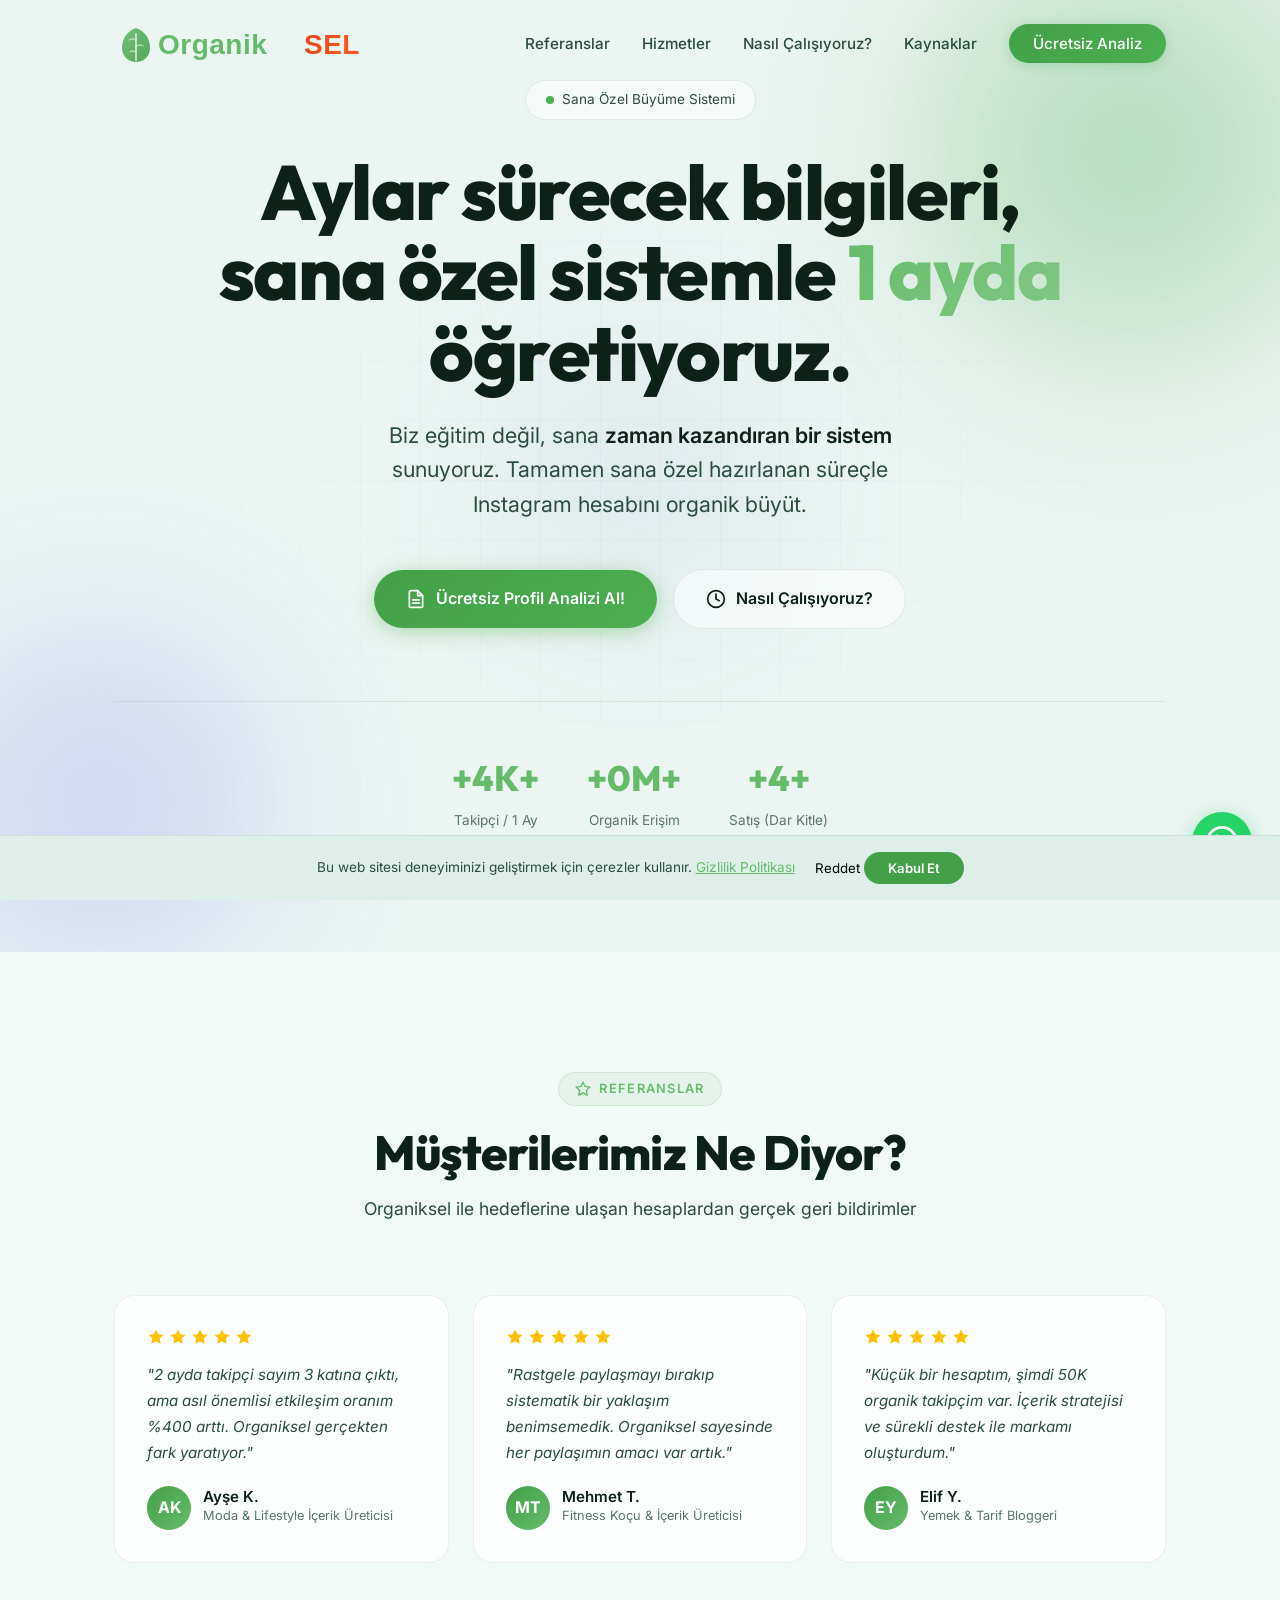
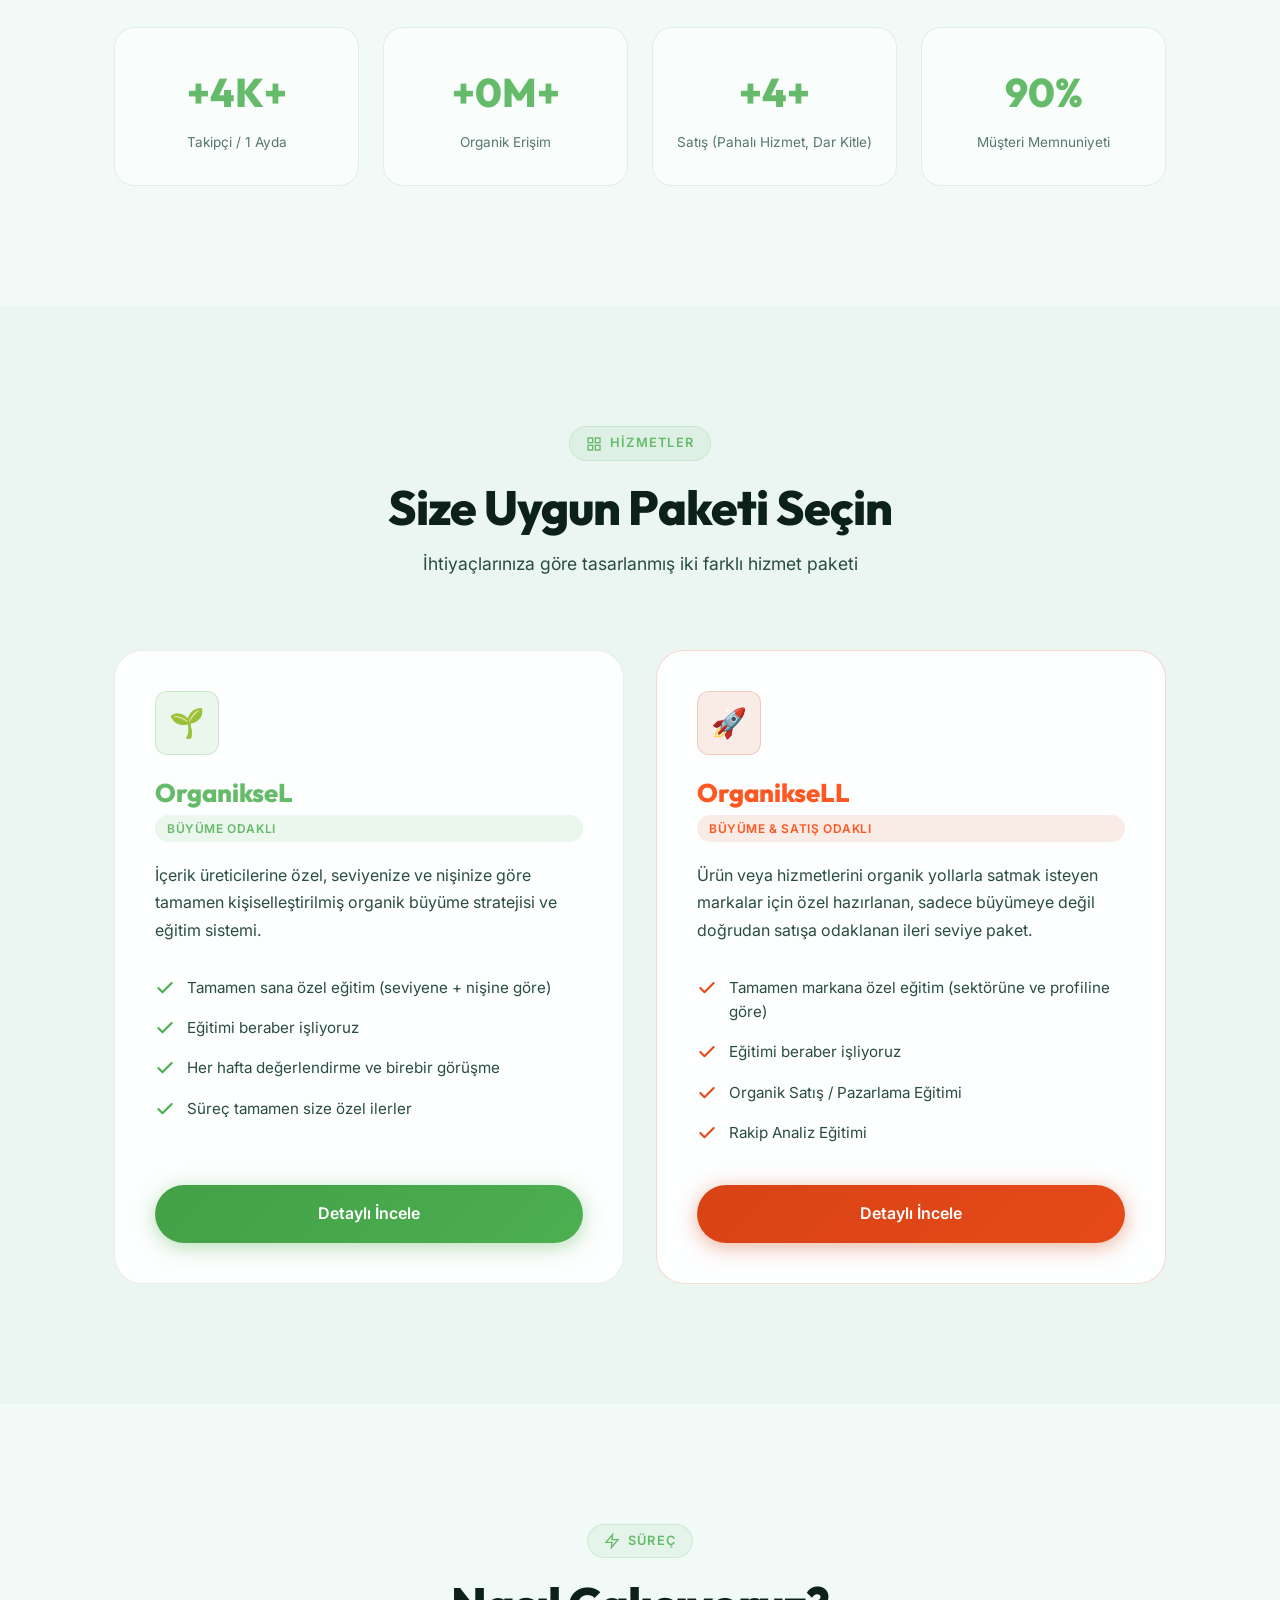
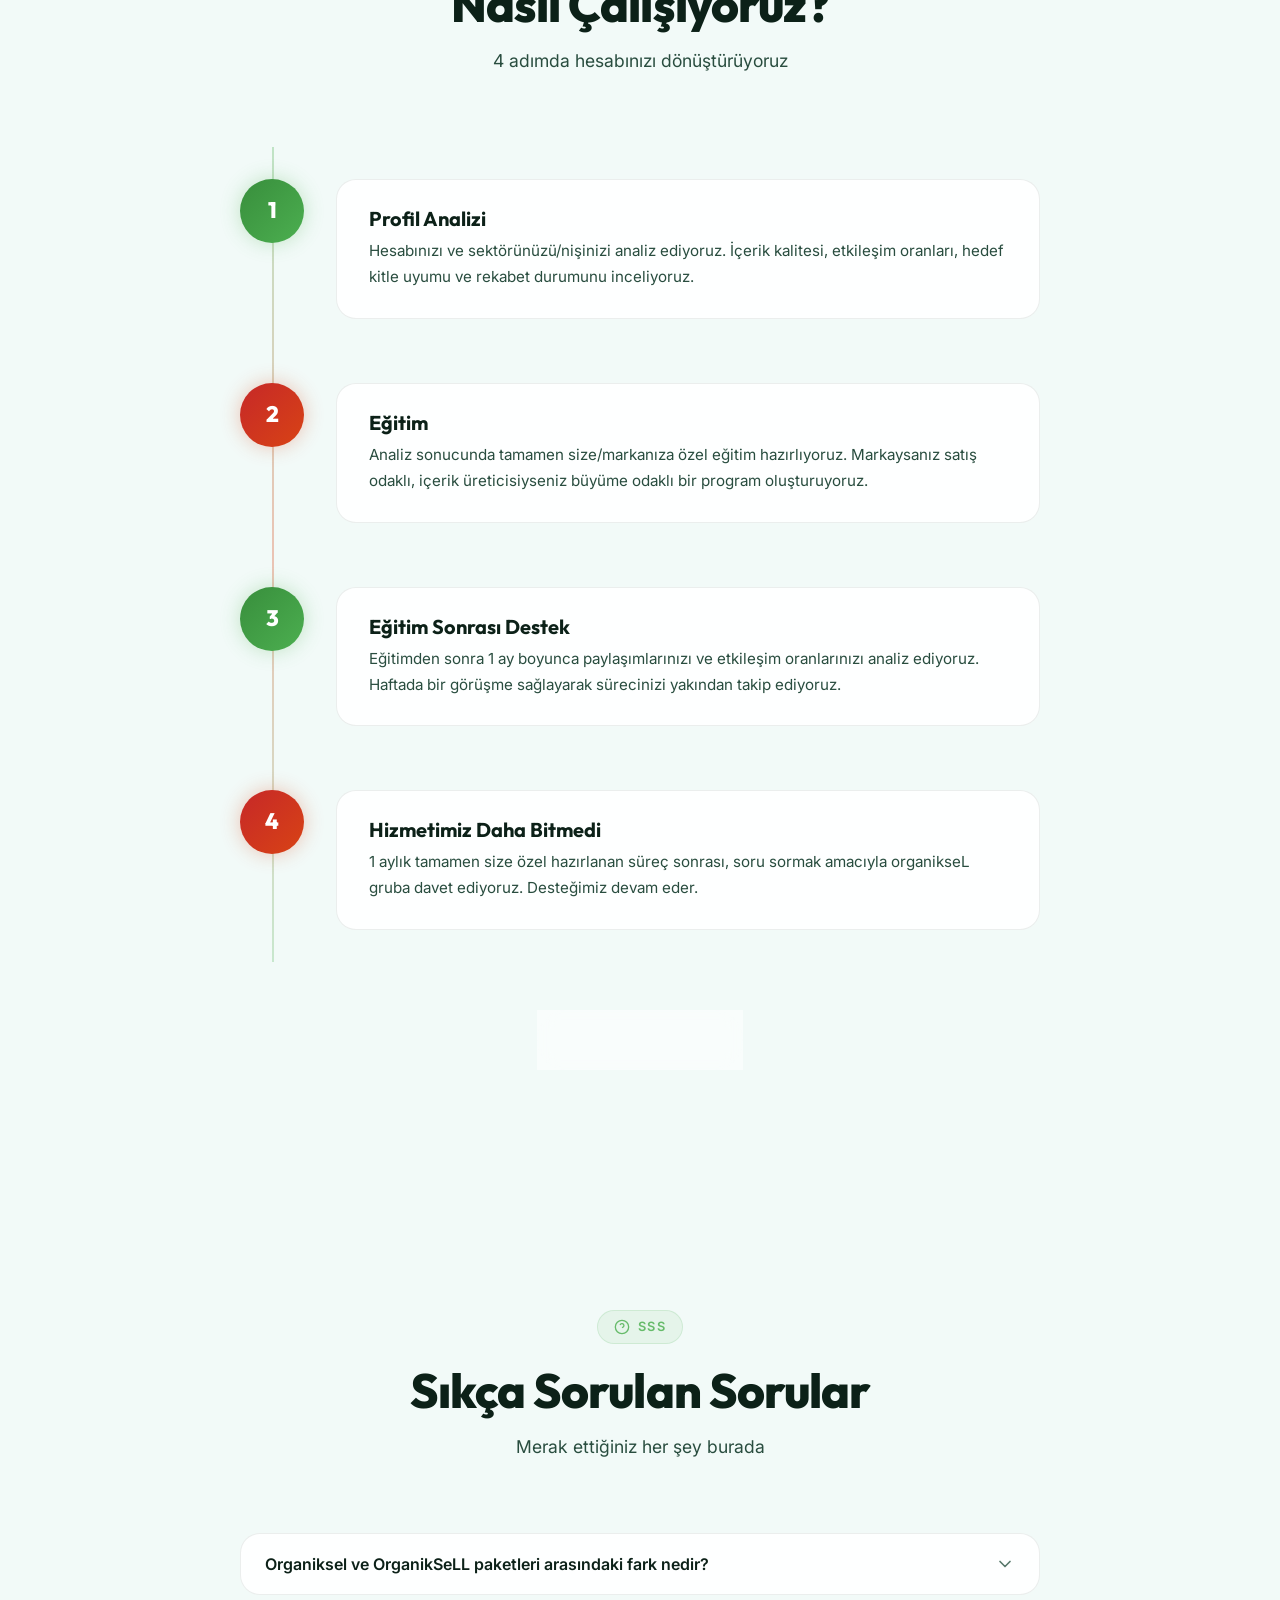
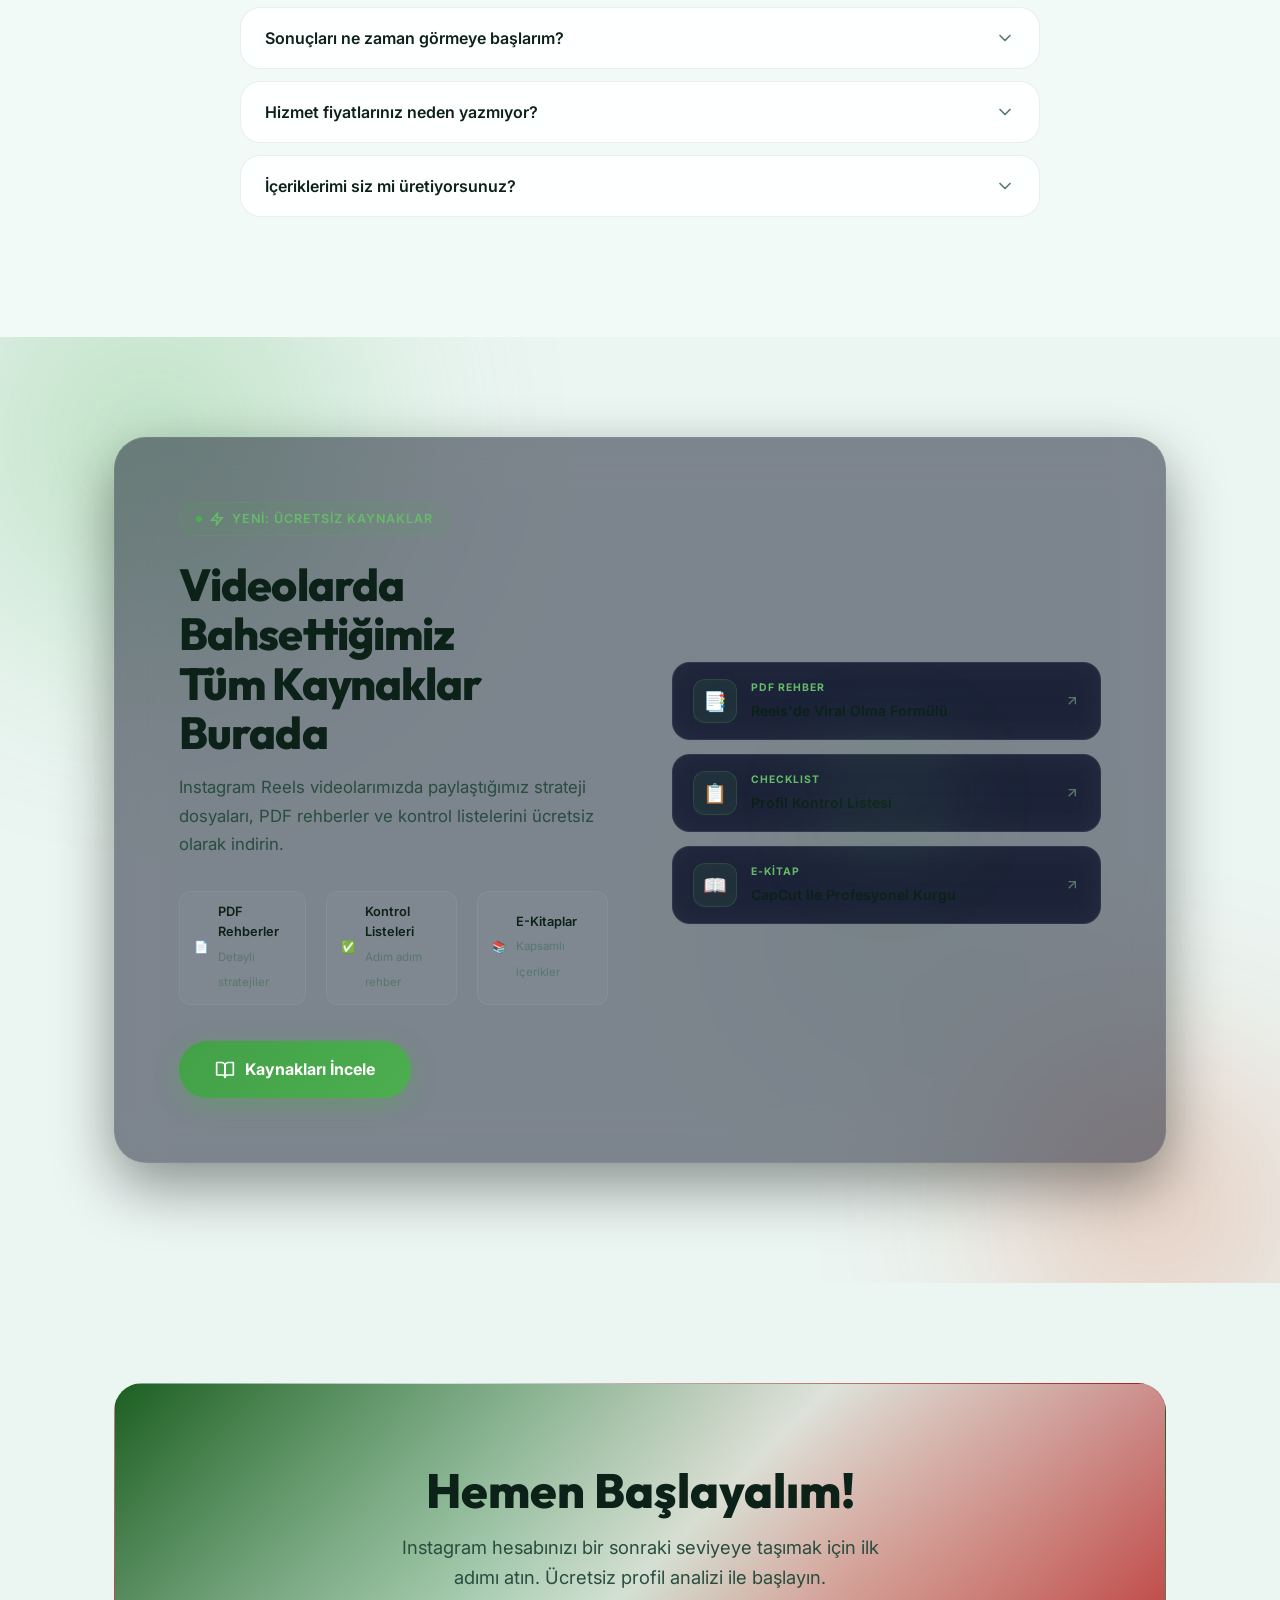
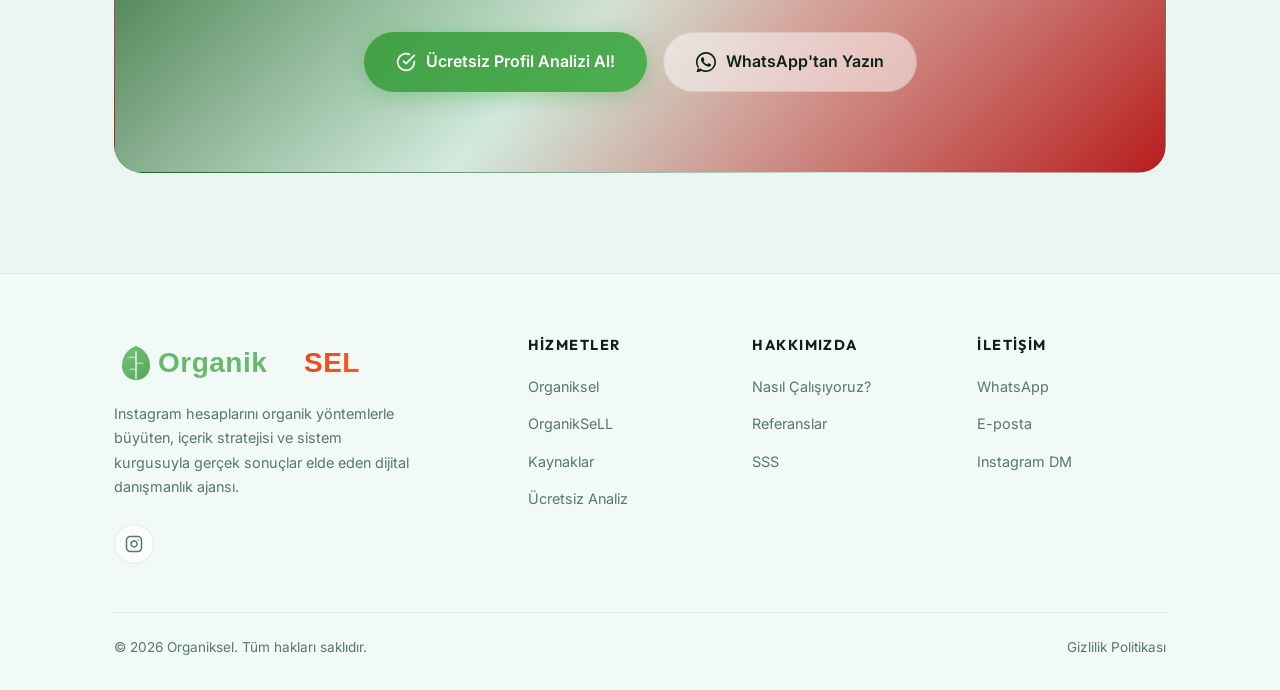
<file: index.html>
<!DOCTYPE html>
<html lang="tr">

<head>
  <meta charset="UTF-8">
  <meta name="viewport" content="width=device-width, initial-scale=1.0">
  <link rel="preconnect" href="https://fonts.googleapis.com">
  <link rel="preconnect" href="https://fonts.gstatic.com" crossorigin>
  <link href="https://fonts.googleapis.com/css2?family=Inter:wght@300;400;500;600;700;800&family=Outfit:wght@400;500;600;700;800;900&display=swap" rel="stylesheet">
  <title>Organiksel — Instagram Hesabınızı Organik Büyütme Danışmanlığı</title>
  <meta name="description" content="Instagram hesabınızı organik büyütme stratejileri ile dönüştürün. İçerik stratejisi, hashtag analizi ve birebir danışmanlık ile gerçek sonuçlar alın. Ücretsiz profil analizi!">
  <meta name="keywords" content="Instagram danışmanlığı, organik büyüme, içerik stratejisi, Instagram yönetimi, sosyal medya danışmanlığı, Instagram takipçi artırma, Instagram etkileşim, organik takipçi, Instagram koçluk">
  <meta name="author" content="Organiksel">
  <link rel="canonical" href="https://organiksel.com/">
  <link rel="alternate" hreflang="tr" href="https://organiksel.com/">
  <link rel="alternate" hreflang="x-default" href="https://organiksel.com/">
  <meta property="og:title" content="Organiksel — Instagram Organik Büyüme Danışmanlığı">
  <meta property="og:description" content="Instagram hesabınızı organik büyütme stratejileri ile dönüştürün. Ücretsiz profil analizi alın!">
  <meta property="og:type" content="website">
  <meta property="og:url" content="https://organiksel.com/">
  <meta property="og:image" content="https://organiksel.com/assets/og-image.png">
  <meta property="og:image:width" content="1200">
  <meta property="og:image:height" content="630">
  <meta property="og:image:alt" content="Organiksel — Instagram Büyüme Partneri">
  <meta property="og:locale" content="tr_TR">
  <meta property="og:site_name" content="Organiksel">
  <meta name="twitter:card" content="summary_large_image">
  <meta name="twitter:title" content="Organiksel — Instagram Organik Büyüme Danışmanlığı">
  <meta name="twitter:description" content="Instagram hesabınızı organik büyütme stratejileri ile dönüştürün. Ücretsiz profil analizi alın!">
  <meta name="twitter:image" content="https://organiksel.com/assets/og-image.png">
  <link rel="icon" type="image/svg+xml" href="assets/logo-dark.svg">
  <link rel="icon" type="image/png" sizes="32x32" href="assets/favicon-32.png">
  <link rel="manifest" href="manifest.json">
  <meta name="theme-color" content="#EBF5F2">
  <meta http-equiv="X-Content-Type-Options" content="nosniff">
  <meta http-equiv="X-Frame-Options" content="DENY">
  <meta name="referrer" content="strict-origin-when-cross-origin">
  <script async src="https://www.googletagmanager.com/gtag/js?id=G-YB4C211V8L"></script>
  <script>
    window.dataLayer = window.dataLayer || [];
    function gtag(){dataLayer.push(arguments);}
    gtag('js', new Date());
    gtag('config', 'G-YB4C211V8L');
  </script>
  <script type="application/ld+json">
  {"@context":"https://schema.org","@type":"ProfessionalService","name":"Organiksel","description":"Instagram hesaplarını organik yöntemlerle büyüten dijital danışmanlık ajansı.","url":"https://organiksel.com","logo":"https://organiksel.com/assets/logo-dark.svg","image":"https://organiksel.com/assets/og-image.png","telephone":"+905550497360","email":"avadigitaltr@gmail.com","priceRange":"$$","address":{"@type":"PostalAddress","addressCountry":"TR"},"sameAs":["https://www.instagram.com/organiksel"],"aggregateRating":{"@type":"AggregateRating","ratingValue":"4.9","reviewCount":"150","bestRating":"5"},"hasOfferCatalog":{"@type":"OfferCatalog","name":"Instagram Danışmanlık Paketleri","itemListElement":[{"@type":"Offer","itemOffered":{"@type":"Service","name":"Organiksel — Organik Büyüme Paketi","description":"Profil analizi, içerik stratejisi, hashtag araştırması ve haftalık performans raporu."}},{"@type":"Offer","itemOffered":{"@type":"Service","name":"OrganikSeLL — Satışa Dönüşüm Paketi","description":"Satış hunisi, dönüşüm stratejisi, 1e1 danışmanlık ve 7/24 WhatsApp destek."}}]}}
  </script>
  <script type="application/ld+json">
  {"@context":"https://schema.org","@type":"FAQPage","mainEntity":[{"@type":"Question","name":"Organiksel ve OrganikSeLL paketleri arasındaki fark nedir?","acceptedAnswer":{"@type":"Answer","text":"organikseL içerik üreticileri için hazırlanmış büyüme odaklı bir pakettir. organikseLL ise hizmet & ürün satan işletmeler ve markalar için özel olarak tasarlanmış, satış odaklı bir pakettir."}},{"@type":"Question","name":"Sonuçları ne zaman görmeye başlarım?","acceptedAnswer":{"@type":"Answer","text":"İlk etkileşim artışlarını genellikle 2-4 hafta içinde görmeye başlarsınız. Organik büyüme sabır gerektiren bir süreçtir, ancak doğru strateji ile sürdürülebilir sonuçlar elde edersiniz."}},{"@type":"Question","name":"Hizmet fiyatlarınız neden yazmıyor?","acceptedAnswer":{"@type":"Answer","text":"Tamamen kişiye/markaya özel süreç hazırladığımız için fiyatlar değişiklik gösterebiliyor."}},{"@type":"Question","name":"İçeriklerimi siz mi üretiyorsunuz?","acceptedAnswer":{"@type":"Answer","text":"Hayır, biz içerik üretmiyoruz ancak içerik üretmeye dair her şeyi öğretiyoruz."}}]}
  </script>
  <link rel="preload" href="css/style.css" as="style">
  <link rel="stylesheet" href="css/style.css">
</head>

<body>

  <!-- PRELOADER -->
  <div class="preloader" id="preloader">
    <div class="preloader-logo">
      <img src="assets/logo-inline.svg" alt="Organiksel" width="200" height="34">
    </div>
  </div>

  <!-- NAVBAR -->
  <nav class="navbar" id="navbar">
    <div class="container">
      <a href="index.html" class="navbar-logo">
        <img src="assets/logo-inline.svg" alt="Organiksel" width="160" height="28">
      </a>
      <ul class="nav-links">
        <li><a href="#referanslar">Referanslar</a></li>
        <li><a href="#hizmetler">Hizmetler</a></li>
        <li><a href="#nasil-calisiyoruz">Nasıl Çalışıyoruz?</a></li>
        <li><a href="resources.html">Kaynaklar</a></li>
        <li><a href="profile-analysis.html" class="nav-cta">Ücretsiz Analiz</a></li>
      </ul>
      <div class="hamburger" id="hamburger">
        <span></span>
        <span></span>
        <span></span>
      </div>
    </div>
  </nav>

  <!-- MOBILE MENU -->
  <div class="mobile-menu" id="mobileMenu">
    <a href="#referanslar">Referanslar</a>
    <a href="#hizmetler">Hizmetler</a>
    <a href="#nasil-calisiyoruz">Nasıl Çalışıyoruz?</a>
    <a href="resources.html">Kaynaklar</a>
    <a href="profile-analysis.html">Ücretsiz Analiz</a>
  </div>

  <main>
  <!-- HERO -->
  <section class="hero" id="hero">
    <div class="hero-bg">
      <div class="hero-orb hero-orb-1"></div>
      <div class="hero-orb hero-orb-2"></div>
      <div class="hero-orb hero-orb-3"></div>
      <div class="hero-grid"></div>
    </div>
    <div class="container">
      <div class="hero-badge fade-up">
        <span class="dot"></span>
        Sana Özel Büyüme Sistemi
      </div>
      <h1 class="hero-title fade-up fade-up-delay-1">
        Aylar sürecek bilgileri,<br>sana özel sistemle <span class="highlight">1 ayda</span> öğretiyoruz.
      </h1>
      <p class="hero-subtitle fade-up fade-up-delay-2">
        Biz eğitim değil, sana <strong>zaman kazandıran bir sistem</strong> sunuyoruz. Tamamen sana özel hazırlanan süreçle Instagram hesabını organik büyüt.
      </p>
      <div class="hero-actions fade-up fade-up-delay-3">
        <a href="profile-analysis.html" class="btn btn-primary">
          <svg width="20" height="20" viewBox="0 0 24 24" fill="none" stroke="currentColor" stroke-width="2"
            stroke-linecap="round" stroke-linejoin="round">
            <path d="M14 2H6a2 2 0 0 0-2 2v16a2 2 0 0 0 2 2h12a2 2 0 0 0 2-2V8z"></path>
            <polyline points="14 2 14 8 20 8"></polyline>
            <line x1="16" y1="13" x2="8" y2="13"></line>
            <line x1="16" y1="17" x2="8" y2="17"></line>
          </svg>
          Ücretsiz Profil Analizi Al!
        </a>
        <a href="#nasil-calisiyoruz" class="btn btn-secondary">
          <svg width="20" height="20" viewBox="0 0 24 24" fill="none" stroke="currentColor" stroke-width="2"
            stroke-linecap="round" stroke-linejoin="round">
            <circle cx="12" cy="12" r="10"></circle>
            <polyline points="12 6 12 12 16 14"></polyline>
          </svg>
          Nasıl Çalışıyoruz?
        </a>
      </div>
      <div class="hero-stats fade-up fade-up-delay-4">
        <div class="hero-stat">
          <div class="hero-stat-value" data-count="5" data-suffix="K+" data-prefix="+">0</div>
          <div class="hero-stat-label">Takipçi / 1 Ay</div>
        </div>
        <div class="hero-stat">
          <div class="hero-stat-value" data-count="1" data-suffix="M+" data-prefix="+">0</div>
          <div class="hero-stat-label">Organik Erişim</div>
        </div>
        <div class="hero-stat">
          <div class="hero-stat-value" data-count="5" data-suffix="+" data-prefix="+">0</div>
          <div class="hero-stat-label">Satış (Dar Kitle)</div>
        </div>
      </div>
    </div>
  </section>

  <!-- REFERANSLAR -->
  <section class="references" id="referanslar">
    <div class="container">
      <div class="section-header fade-up">
        <span class="section-badge">
          <svg width="16" height="16" viewBox="0 0 24 24" fill="none" stroke="currentColor" stroke-width="2">
            <path d="M12 2l3.09 6.26L22 9.27l-5 4.87 1.18 6.88L12 17.77l-6.18 3.25L7 14.14 2 9.27l6.91-1.01L12 2z">
            </path>
          </svg>
          Referanslar
        </span>
        <h2 class="section-title">Müşterilerimiz Ne Diyor?</h2>
        <p class="section-desc">Organiksel ile hedeflerine ulaşan hesaplardan gerçek geri bildirimler</p>
      </div>

      <div class="ref-grid">
        <div class="ref-card fade-up fade-up-delay-1">
          <div class="ref-stars">
            <svg viewBox="0 0 24 24">
              <path d="M12 2l3.09 6.26L22 9.27l-5 4.87 1.18 6.88L12 17.77l-6.18 3.25L7 14.14 2 9.27l6.91-1.01L12 2z" />
            </svg>
            <svg viewBox="0 0 24 24">
              <path d="M12 2l3.09 6.26L22 9.27l-5 4.87 1.18 6.88L12 17.77l-6.18 3.25L7 14.14 2 9.27l6.91-1.01L12 2z" />
            </svg>
            <svg viewBox="0 0 24 24">
              <path d="M12 2l3.09 6.26L22 9.27l-5 4.87 1.18 6.88L12 17.77l-6.18 3.25L7 14.14 2 9.27l6.91-1.01L12 2z" />
            </svg>
            <svg viewBox="0 0 24 24">
              <path d="M12 2l3.09 6.26L22 9.27l-5 4.87 1.18 6.88L12 17.77l-6.18 3.25L7 14.14 2 9.27l6.91-1.01L12 2z" />
            </svg>
            <svg viewBox="0 0 24 24">
              <path d="M12 2l3.09 6.26L22 9.27l-5 4.87 1.18 6.88L12 17.77l-6.18 3.25L7 14.14 2 9.27l6.91-1.01L12 2z" />
            </svg>
          </div>
          <p class="ref-text">"2 ayda takipçi sayım 3 katına çıktı, ama asıl önemlisi etkileşim oranım %400 arttı.
            Organiksel gerçekten fark yaratıyor."</p>
          <div class="ref-author">
            <div class="ref-avatar">AK</div>
            <div class="ref-author-info">
              <h4>Ayşe K.</h4>
              <p>Moda & Lifestyle İçerik Üreticisi</p>
            </div>
          </div>
        </div>

        <div class="ref-card fade-up fade-up-delay-2">
          <div class="ref-stars">
            <svg viewBox="0 0 24 24">
              <path d="M12 2l3.09 6.26L22 9.27l-5 4.87 1.18 6.88L12 17.77l-6.18 3.25L7 14.14 2 9.27l6.91-1.01L12 2z" />
            </svg>
            <svg viewBox="0 0 24 24">
              <path d="M12 2l3.09 6.26L22 9.27l-5 4.87 1.18 6.88L12 17.77l-6.18 3.25L7 14.14 2 9.27l6.91-1.01L12 2z" />
            </svg>
            <svg viewBox="0 0 24 24">
              <path d="M12 2l3.09 6.26L22 9.27l-5 4.87 1.18 6.88L12 17.77l-6.18 3.25L7 14.14 2 9.27l6.91-1.01L12 2z" />
            </svg>
            <svg viewBox="0 0 24 24">
              <path d="M12 2l3.09 6.26L22 9.27l-5 4.87 1.18 6.88L12 17.77l-6.18 3.25L7 14.14 2 9.27l6.91-1.01L12 2z" />
            </svg>
            <svg viewBox="0 0 24 24">
              <path d="M12 2l3.09 6.26L22 9.27l-5 4.87 1.18 6.88L12 17.77l-6.18 3.25L7 14.14 2 9.27l6.91-1.01L12 2z" />
            </svg>
          </div>
          <p class="ref-text">"Rastgele paylaşmayı bırakıp sistematik bir yaklaşım benimsemedik. Organiksel sayesinde
            her paylaşımın amacı var artık."</p>
          <div class="ref-author">
            <div class="ref-avatar">MT</div>
            <div class="ref-author-info">
              <h4>Mehmet T.</h4>
              <p>Fitness Koçu & İçerik Üreticisi</p>
            </div>
          </div>
        </div>

        <div class="ref-card fade-up fade-up-delay-3">
          <div class="ref-stars">
            <svg viewBox="0 0 24 24">
              <path d="M12 2l3.09 6.26L22 9.27l-5 4.87 1.18 6.88L12 17.77l-6.18 3.25L7 14.14 2 9.27l6.91-1.01L12 2z" />
            </svg>
            <svg viewBox="0 0 24 24">
              <path d="M12 2l3.09 6.26L22 9.27l-5 4.87 1.18 6.88L12 17.77l-6.18 3.25L7 14.14 2 9.27l6.91-1.01L12 2z" />
            </svg>
            <svg viewBox="0 0 24 24">
              <path d="M12 2l3.09 6.26L22 9.27l-5 4.87 1.18 6.88L12 17.77l-6.18 3.25L7 14.14 2 9.27l6.91-1.01L12 2z" />
            </svg>
            <svg viewBox="0 0 24 24">
              <path d="M12 2l3.09 6.26L22 9.27l-5 4.87 1.18 6.88L12 17.77l-6.18 3.25L7 14.14 2 9.27l6.91-1.01L12 2z" />
            </svg>
            <svg viewBox="0 0 24 24">
              <path d="M12 2l3.09 6.26L22 9.27l-5 4.87 1.18 6.88L12 17.77l-6.18 3.25L7 14.14 2 9.27l6.91-1.01L12 2z" />
            </svg>
          </div>
          <p class="ref-text">"Küçük bir hesaptım, şimdi 50K organik takipçim var. İçerik stratejisi ve sürekli destek
            ile markamı oluşturdum."</p>
          <div class="ref-author">
            <div class="ref-avatar">EY</div>
            <div class="ref-author-info">
              <h4>Elif Y.</h4>
              <p>Yemek & Tarif Bloggeri</p>
            </div>
          </div>
        </div>
      </div>

      <div class="ref-stats fade-up">
        <div class="ref-stat-card">
          <div class="ref-stat-value" data-count="5" data-suffix="K+" data-prefix="+">0</div>
          <div class="ref-stat-label">Takipçi / 1 Ayda</div>
        </div>
        <div class="ref-stat-card">
          <div class="ref-stat-value" data-count="1" data-suffix="M+" data-prefix="+">0</div>
          <div class="ref-stat-label">Organik Erişim</div>
        </div>
        <div class="ref-stat-card">
          <div class="ref-stat-value" data-count="5" data-suffix="+" data-prefix="+">0</div>
          <div class="ref-stat-label">Satış (Pahalı Hizmet, Dar Kitle)</div>
        </div>
        <div class="ref-stat-card">
          <div class="ref-stat-value" data-count="95" data-suffix="%">0</div>
          <div class="ref-stat-label">Müşteri Memnuniyeti</div>
        </div>
      </div>
    </div>
  </section>

  <!-- HİZMETLER -->
  <section class="services" id="hizmetler">
    <div class="container">
      <div class="section-header fade-up">
        <span class="section-badge">
          <svg width="16" height="16" viewBox="0 0 24 24" fill="none" stroke="currentColor" stroke-width="2">
            <rect x="3" y="3" width="7" height="7"></rect>
            <rect x="14" y="3" width="7" height="7"></rect>
            <rect x="3" y="14" width="7" height="7"></rect>
            <rect x="14" y="14" width="7" height="7"></rect>
          </svg>
          Hizmetler
        </span>
        <h2 class="section-title">Size Uygun Paketi Seçin</h2>
        <p class="section-desc">İhtiyaçlarınıza göre tasarlanmış iki farklı hizmet paketi</p>
      </div>

      <div class="services-grid">
        <div class="service-card fade-up fade-up-delay-1">
          <div class="service-icon">🌱</div>
          <h3>OrganikseL</h3>
          <span class="service-tag">Büyüme Odaklı</span>
          <p class="service-desc">İçerik üreticilerine özel, seviyenize ve nişinize göre tamamen kişiselleştirilmiş organik büyüme stratejisi ve eğitim sistemi.</p>
          <ul class="service-features">
            <li><svg viewBox="0 0 24 24" fill="none" stroke="currentColor" stroke-width="2.5" stroke-linecap="round"
                stroke-linejoin="round">
                <polyline points="20 6 9 17 4 12"></polyline>
              </svg>Tamamen sana özel eğitim (seviyene + nişine göre)</li>
            <li><svg viewBox="0 0 24 24" fill="none" stroke="currentColor" stroke-width="2.5" stroke-linecap="round"
                stroke-linejoin="round">
                <polyline points="20 6 9 17 4 12"></polyline>
              </svg>Eğitimi beraber işliyoruz</li>
            <li><svg viewBox="0 0 24 24" fill="none" stroke="currentColor" stroke-width="2.5" stroke-linecap="round"
                stroke-linejoin="round">
                <polyline points="20 6 9 17 4 12"></polyline>
              </svg>Her hafta değerlendirme ve birebir görüşme</li>
            <li><svg viewBox="0 0 24 24" fill="none" stroke="currentColor" stroke-width="2.5" stroke-linecap="round"
                stroke-linejoin="round">
                <polyline points="20 6 9 17 4 12"></polyline>
              </svg>Süreç tamamen size özel ilerler</li>
          </ul>
          <a href="services.html" class="btn btn-primary" style="width:100%;justify-content:center;">Detaylı İncele</a>
        </div>

        <div class="service-card premium fade-up fade-up-delay-2">
          <div class="service-icon">🚀</div>
          <h3>OrganikseLL</h3>
          <span class="service-tag">Büyüme & Satış Odaklı</span>
          <p class="service-desc">Ürün veya hizmetlerini organik yollarla satmak isteyen markalar için özel hazırlanan, sadece büyümeye değil doğrudan satışa odaklanan ileri seviye paket.</p>
          <ul class="service-features">
            <li><svg viewBox="0 0 24 24" fill="none" stroke="currentColor" stroke-width="2.5" stroke-linecap="round"
                stroke-linejoin="round">
                <polyline points="20 6 9 17 4 12"></polyline>
              </svg>Tamamen markana özel eğitim (sektörüne ve profiline göre)</li>
            <li><svg viewBox="0 0 24 24" fill="none" stroke="currentColor" stroke-width="2.5" stroke-linecap="round"
                stroke-linejoin="round">
                <polyline points="20 6 9 17 4 12"></polyline>
              </svg>Eğitimi beraber işliyoruz</li>
            <li><svg viewBox="0 0 24 24" fill="none" stroke="currentColor" stroke-width="2.5" stroke-linecap="round"
                stroke-linejoin="round">
                <polyline points="20 6 9 17 4 12"></polyline>
              </svg>Organik Satış / Pazarlama Eğitimi</li>
            <li><svg viewBox="0 0 24 24" fill="none" stroke="currentColor" stroke-width="2.5" stroke-linecap="round"
                stroke-linejoin="round">
                <polyline points="20 6 9 17 4 12"></polyline>
              </svg>Rakip Analiz Eğitimi</li>
          </ul>
          <a href="services.html" class="btn btn-red" style="width:100%;justify-content:center;">Detaylı İncele</a>
        </div>
      </div>
    </div>
  </section>

  <!-- NASIL ÇALIŞIYORUZ -->
  <section class="how-we-work" id="nasil-calisiyoruz">
    <div class="container">
      <div class="section-header fade-up">
        <span class="section-badge">
          <svg width="16" height="16" viewBox="0 0 24 24" fill="none" stroke="currentColor" stroke-width="2">
            <path d="M13 2L3 14h9l-1 8 10-12h-9l1-8z"></path>
          </svg>
          Süreç
        </span>
        <h2 class="section-title">Nasıl Çalışıyoruz?</h2>
        <p class="section-desc">4 adımda hesabınızı dönüştürüyoruz</p>
      </div>

      <div class="timeline">
        <div class="timeline-item fade-up fade-up-delay-1">
          <div class="timeline-number">1</div>
          <div class="timeline-content">
            <h3>Profil Analizi</h3>
            <p>Hesabınızı ve sektörünüzü/nişinizi analiz ediyoruz. İçerik kalitesi, etkileşim oranları, hedef kitle uyumu ve rekabet durumunu inceliyoruz.</p>
          </div>
        </div>
        <div class="timeline-item fade-up fade-up-delay-2">
          <div class="timeline-number">2</div>
          <div class="timeline-content">
            <h3>Eğitim</h3>
            <p>Analiz sonucunda tamamen size/markanıza özel eğitim hazırlıyoruz. Markaysanız satış odaklı, içerik üreticisiyseniz büyüme odaklı bir program oluşturuyoruz.</p>
          </div>
        </div>
        <div class="timeline-item fade-up fade-up-delay-3">
          <div class="timeline-number">3</div>
          <div class="timeline-content">
            <h3>Eğitim Sonrası Destek</h3>
            <p>Eğitimden sonra 1 ay boyunca paylaşımlarınızı ve etkileşim oranlarınızı analiz ediyoruz. Haftada bir görüşme sağlayarak sürecinizi yakından takip ediyoruz.</p>
          </div>
        </div>
        <div class="timeline-item fade-up fade-up-delay-4">
          <div class="timeline-number">4</div>
          <div class="timeline-content">
            <h3>Hizmetimiz Daha Bitmedi</h3>
            <p>1 aylık tamamen size özel hazırlanan süreç sonrası, soru sormak amacıyla organikseL gruba davet ediyoruz. Desteğimiz devam eder.</p>
          </div>
        </div>
      </div>

      <div style="text-align:center;margin-top:48px;" class="fade-up">
        <a href="how-we-work.html" class="btn btn-secondary">
          <svg width="20" height="20" viewBox="0 0 24 24" fill="none" stroke="currentColor" stroke-width="2"
            stroke-linecap="round" stroke-linejoin="round">
            <circle cx="12" cy="12" r="10"></circle>
            <line x1="12" y1="16" x2="12" y2="12"></line>
            <line x1="12" y1="8" x2="12.01" y2="8"></line>
          </svg>
          Detaylı Bilgi Al
        </a>
      </div>
    </div>
  </section>

  <!-- FAQ -->
  <section class="faq" id="sss">
    <div class="container">
      <div class="section-header fade-up">
        <span class="section-badge">
          <svg width="16" height="16" viewBox="0 0 24 24" fill="none" stroke="currentColor" stroke-width="2">
            <circle cx="12" cy="12" r="10"></circle>
            <path d="M9.09 9a3 3 0 0 1 5.83 1c0 2-3 3-3 3"></path>
            <line x1="12" y1="17" x2="12.01" y2="17"></line>
          </svg>
          SSS
        </span>
        <h2 class="section-title">Sıkça Sorulan Sorular</h2>
        <p class="section-desc">Merak ettiğiniz her şey burada</p>
      </div>

      <div class="faq-grid">
        <div class="faq-item fade-up">
          <button class="faq-question">
            Organiksel ve OrganikSeLL paketleri arasındaki fark nedir?
            <svg viewBox="0 0 24 24" fill="none" stroke="currentColor" stroke-width="2" stroke-linecap="round"
              stroke-linejoin="round">
              <polyline points="6 9 12 15 18 9"></polyline>
            </svg>
          </button>
          <div class="faq-answer">
            <div class="faq-answer-inner">organikseL içerik üreticileri için hazırlanmış büyüme odaklı bir pakettir. organikseLL ise hizmet & ürün satan işletmeler ve markalar için özel olarak tasarlanmış, satış odaklı bir pakettir.</div>
          </div>
        </div>

        <div class="faq-item fade-up">
          <button class="faq-question">
            Sonuçları ne zaman görmeye başlarım?
            <svg viewBox="0 0 24 24" fill="none" stroke="currentColor" stroke-width="2" stroke-linecap="round"
              stroke-linejoin="round">
              <polyline points="6 9 12 15 18 9"></polyline>
            </svg>
          </button>
          <div class="faq-answer">
            <div class="faq-answer-inner">İlk etkileşim artışlarını genellikle 2-4 hafta içinde görmeye başlarsınız. Organik büyüme sabır gerektiren bir süreçtir, ancak doğru strateji ile sürdürülebilir sonuçlar elde edersiniz.</div>
          </div>
        </div>

        <div class="faq-item fade-up">
          <button class="faq-question">
            Hizmet fiyatlarınız neden yazmıyor?
            <svg viewBox="0 0 24 24" fill="none" stroke="currentColor" stroke-width="2" stroke-linecap="round"
              stroke-linejoin="round">
              <polyline points="6 9 12 15 18 9"></polyline>
            </svg>
          </button>
          <div class="faq-answer">
            <div class="faq-answer-inner">Tamamen kişiye/markaya özel süreç hazırladığımız için fiyatlar değişiklik gösterebiliyor. Sizin ihtiyaçlarınıza en uygun teklifi sunabilmek için önce profil analizinizi yapmamız gerekiyor.</div>
          </div>
        </div>

        <div class="faq-item fade-up">
          <button class="faq-question">
            İçeriklerimi siz mi üretiyorsunuz?
            <svg viewBox="0 0 24 24" fill="none" stroke="currentColor" stroke-width="2" stroke-linecap="round"
              stroke-linejoin="round">
              <polyline points="6 9 12 15 18 9"></polyline>
            </svg>
          </button>
          <div class="faq-answer">
            <div class="faq-answer-inner">Hayır, biz içerik üretmiyoruz — ancak içerik üretmeye dair her şeyi öğretiyoruz. Strateji, planlama, kurgulama ve optimizasyon süreçlerinin tamamını size aktarıyoruz.</div>
          </div>
        </div>
      </div>
    </div>
  </section>

  <!-- RESOURCES CTA -->
  <section class="res-cta-section" id="resources-cta">
    <div class="res-cta-bg">
      <div class="res-cta-orb res-cta-orb-1"></div>
      <div class="res-cta-orb res-cta-orb-2"></div>
      <div class="res-cta-orb res-cta-orb-3"></div>
      <div class="res-cta-grid-lines"></div>
    </div>
    <div class="container">
      <div class="res-cta-wrapper fade-up">
        <div class="res-cta-content">
          <div class="res-cta-badge">
            <span class="res-cta-badge-dot"></span>
            <svg width="14" height="14" viewBox="0 0 24 24" fill="none" stroke="currentColor" stroke-width="2.5"><path d="M13 2L3 14h9l-1 8 10-12h-9l1-8z"></path></svg>
            Yeni: Ücretsiz Kaynaklar
          </div>
          <h2 class="res-cta-title">Videolarda Bahsettiğimiz<br><span class="highlight">Tüm Kaynaklar</span> Burada</h2>
          <p class="res-cta-desc">Instagram Reels videolarımızda paylaştığımız strateji dosyaları, PDF rehberler ve kontrol listelerini ücretsiz olarak indirin.</p>
          <div class="res-cta-stats">
            <div class="res-cta-stat">
              <span class="res-cta-stat-icon">📄</span>
              <div>
                <strong>PDF Rehberler</strong>
                <span>Detaylı stratejiler</span>
              </div>
            </div>
            <div class="res-cta-stat">
              <span class="res-cta-stat-icon">✅</span>
              <div>
                <strong>Kontrol Listeleri</strong>
                <span>Adım adım rehber</span>
              </div>
            </div>
            <div class="res-cta-stat">
              <span class="res-cta-stat-icon">📚</span>
              <div>
                <strong>E-Kitaplar</strong>
                <span>Kapsamlı içerikler</span>
              </div>
            </div>
          </div>
          <a href="resources.html" class="res-cta-btn">
            <span class="res-cta-btn-text">
              <svg width="20" height="20" viewBox="0 0 24 24" fill="none" stroke="currentColor" stroke-width="2" stroke-linecap="round" stroke-linejoin="round"><path d="M2 3h6a4 4 0 0 1 4 4v14a3 3 0 0 0-3-3H2z"></path><path d="M22 3h-6a4 4 0 0 0-4 4v14a3 3 0 0 1 3-3h7z"></path></svg>
              Kaynakları İncele
            </span>
            <span class="res-cta-btn-shine"></span>
          </a>
        </div>
        <div class="res-cta-visual">
          <div class="res-cta-float-card res-cta-float-1 fade-up fade-up-delay-1">
            <div class="res-float-icon">📑</div>
            <div class="res-float-info">
              <span class="res-float-tag">PDF REHBER</span>
              <span class="res-float-title">Reels'de Viral Olma Formülü</span>
            </div>
            <svg class="res-float-arrow" width="16" height="16" viewBox="0 0 24 24" fill="none" stroke="currentColor" stroke-width="2"><path d="M7 17L17 7"></path><path d="M7 7h10v10"></path></svg>
          </div>
          <div class="res-cta-float-card res-cta-float-2 fade-up fade-up-delay-2">
            <div class="res-float-icon">📋</div>
            <div class="res-float-info">
              <span class="res-float-tag">CHECKLIST</span>
              <span class="res-float-title">Profil Kontrol Listesi</span>
            </div>
            <svg class="res-float-arrow" width="16" height="16" viewBox="0 0 24 24" fill="none" stroke="currentColor" stroke-width="2"><path d="M7 17L17 7"></path><path d="M7 7h10v10"></path></svg>
          </div>
          <div class="res-cta-float-card res-cta-float-3 fade-up fade-up-delay-3">
            <div class="res-float-icon">📖</div>
            <div class="res-float-info">
              <span class="res-float-tag">E-KİTAP</span>
              <span class="res-float-title">CapCut ile Profesyonel Kurgu</span>
            </div>
            <svg class="res-float-arrow" width="16" height="16" viewBox="0 0 24 24" fill="none" stroke="currentColor" stroke-width="2"><path d="M7 17L17 7"></path><path d="M7 7h10v10"></path></svg>
          </div>
          <div class="res-cta-glow"></div>
        </div>
      </div>
    </div>
  </section>

  <!-- CTA -->
  <section class="cta-section" id="cta">
    <div class="container">
      <div class="cta-box fade-up">
        <h2>Hemen <span class="highlight">Başlayalım!</span></h2>
        <p>Instagram hesabınızı bir sonraki seviyeye taşımak için ilk adımı atın. Ücretsiz profil analizi ile başlayın.
        </p>
        <div class="cta-actions">
          <a href="profile-analysis.html" class="btn btn-primary">
            <svg width="20" height="20" viewBox="0 0 24 24" fill="none" stroke="currentColor" stroke-width="2"
              stroke-linecap="round" stroke-linejoin="round">
              <path d="M22 11.08V12a10 10 0 1 1-5.93-9.14"></path>
              <polyline points="22 4 12 14.01 9 11.01"></polyline>
            </svg>
            Ücretsiz Profil Analizi Al!
          </a>
          <a href="https://wa.me/905550497360" class="btn btn-secondary" target="_blank" rel="noopener noreferrer">
            <svg width="20" height="20" viewBox="0 0 24 24" fill="currentColor">
              <path
                d="M17.472 14.382c-.297-.149-1.758-.867-2.03-.967-.273-.099-.471-.148-.67.15-.197.297-.767.966-.94 1.164-.173.199-.347.223-.644.075-.297-.15-1.255-.463-2.39-1.475-.883-.788-1.48-1.761-1.653-2.059-.173-.297-.018-.458.13-.606.134-.133.298-.347.446-.52.149-.174.198-.298.298-.497.099-.198.05-.371-.025-.52-.075-.149-.669-1.612-.916-2.207-.242-.579-.487-.5-.669-.51-.173-.008-.371-.01-.57-.01-.198 0-.52.074-.792.372-.272.297-1.04 1.016-1.04 2.479 0 1.462 1.065 2.875 1.213 3.074.149.198 2.096 3.2 5.077 4.487.709.306 1.262.489 1.694.625.712.227 1.36.195 1.871.118.571-.085 1.758-.719 2.006-1.413.248-.694.248-1.289.173-1.413-.074-.124-.272-.198-.57-.347z" />
              <path
                d="M12 0C5.373 0 0 5.373 0 12c0 2.625.846 5.059 2.284 7.034L.789 23.492a.75.75 0 0 0 .917.918l4.458-1.495A11.945 11.945 0 0 0 12 24c6.627 0 12-5.373 12-12S18.627 0 12 0zm0 22c-2.326 0-4.48-.737-6.244-1.99l-.436-.324-2.645.887.886-2.645-.324-.436A9.956 9.956 0 0 1 2 12C2 6.486 6.486 2 12 2s10 4.486 10 10-4.486 10-10 10z" />
            </svg>
            WhatsApp'tan Yazın
          </a>
        </div>
      </div>
    </div>
  </section>

  </main>

  <!-- FOOTER -->
  <footer class="footer">
    <div class="container">
      <div class="footer-grid">
        <div class="footer-brand">
          <a href="index.html" class="navbar-logo">
            <img src="assets/logo-inline.svg" alt="Organiksel" width="160" height="28">
          </a>
          <p>Instagram hesaplarını organik yöntemlerle büyüten, içerik stratejisi ve sistem kurgusuyla gerçek sonuçlar
            elde eden dijital danışmanlık ajansı.</p>
          <div class="footer-social">
            <a href="https://www.instagram.com/organiksel?igsh=MWZodTF1YjY3ZHNtMw==" target="_blank" rel="noopener noreferrer" aria-label="Instagram">
              <svg width="18" height="18" viewBox="0 0 24 24" fill="none" stroke="currentColor" stroke-width="2"
                stroke-linecap="round" stroke-linejoin="round">
                <rect x="2" y="2" width="20" height="20" rx="5" ry="5"></rect>
                <path d="M16 11.37A4 4 0 1 1 12.63 8 4 4 0 0 1 16 11.37z"></path>
                <line x1="17.5" y1="6.5" x2="17.51" y2="6.5"></line>
              </svg>
            </a>
          </div>
        </div>
        <div class="footer-col">
          <h4>Hizmetler</h4>
          <ul>
            <li><a href="services.html">Organiksel</a></li>
            <li><a href="services.html">OrganikSeLL</a></li>
            <li><a href="resources.html">Kaynaklar</a></li>
            <li><a href="profile-analysis.html">Ücretsiz Analiz</a></li>
          </ul>
        </div>
        <div class="footer-col">
          <h4>Hakkımızda</h4>
          <ul>
            <li><a href="how-we-work.html">Nasıl Çalışıyoruz?</a></li>
            <li><a href="#referanslar">Referanslar</a></li>
            <li><a href="#sss">SSS</a></li>
          </ul>
        </div>
        <div class="footer-col">
          <h4>İletişim</h4>
          <ul>
            <li><a href="https://wa.me/905550497360" target="_blank" rel="noopener noreferrer">WhatsApp</a></li>
            <li><a href="mailto:avadigitaltr@gmail.com">E-posta</a></li>
            <li><a href="https://www.instagram.com/organiksel?igsh=MWZodTF1YjY3ZHNtMw==" target="_blank" rel="noopener noreferrer">Instagram DM</a></li>
          </ul>
        </div>
      </div>
      <div class="footer-bottom">
        <span>&copy; 2026 Organiksel. Tüm hakları saklıdır.</span>
        <span><a href="privacy-policy.html">Gizlilik Politikası</a></span>
      </div>
    </div>
  </footer>

  <!-- FLOATING WHATSAPP -->
  <a href="https://wa.me/905550497360" class="whatsapp-float" target="_blank" rel="noopener noreferrer" aria-label="WhatsApp">
    <span class="whatsapp-float-tooltip">Bize yazın!</span>
    <svg viewBox="0 0 24 24">
      <path
        d="M17.472 14.382c-.297-.149-1.758-.867-2.03-.967-.273-.099-.471-.148-.67.15-.197.297-.767.966-.94 1.164-.173.199-.347.223-.644.075-.297-.15-1.255-.463-2.39-1.475-.883-.788-1.48-1.761-1.653-2.059-.173-.297-.018-.458.13-.606.134-.133.298-.347.446-.52.149-.174.198-.298.298-.497.099-.198.05-.371-.025-.52-.075-.149-.669-1.612-.916-2.207-.242-.579-.487-.5-.669-.51-.173-.008-.371-.01-.57-.01-.198 0-.52.074-.792.372-.272.297-1.04 1.016-1.04 2.479 0 1.462 1.065 2.875 1.213 3.074.149.198 2.096 3.2 5.077 4.487.709.306 1.262.489 1.694.625.712.227 1.36.195 1.871.118.571-.085 1.758-.719 2.006-1.413.248-.694.248-1.289.173-1.413-.074-.124-.272-.198-.57-.347z" />
      <path
        d="M12 0C5.373 0 0 5.373 0 12c0 2.625.846 5.059 2.284 7.034L.789 23.492a.75.75 0 0 0 .917.918l4.458-1.495A11.945 11.945 0 0 0 12 24c6.627 0 12-5.373 12-12S18.627 0 12 0zm0 22c-2.326 0-4.48-.737-6.244-1.99l-.436-.324-2.645.887.886-2.645-.324-.436A9.956 9.956 0 0 1 2 12C2 6.486 6.486 2 12 2s10 4.486 10 10-4.486 10-10 10z" />
    </svg>
  </a>

  <!-- SCROLL TO TOP -->
  <button class="scroll-top" id="scrollTop" aria-label="Scroll to top">
    <svg viewBox="0 0 24 24" fill="none" stroke="currentColor" stroke-width="2" stroke-linecap="round"
      stroke-linejoin="round">
      <polyline points="18 15 12 9 6 15"></polyline>
    </svg>
  </button>

  <!-- COOKIE BANNER -->
  <div class="cookie-banner" id="cookieBanner">
    <p>Bu web sitesi deneyiminizi geliştirmek için çerezler kullanır. <a href="privacy-policy.html" style="color:var(--green-400);text-decoration:underline;">Gizlilik Politikası</a></p>
    <div class="cookie-actions">
      <button class="cookie-reject" id="cookieReject">Reddet</button>
      <button class="cookie-accept" id="cookieAccept">Kabul Et</button>
    </div>
  </div>

  <script src="js/main.js"></script>
</body>

</html>
</file>
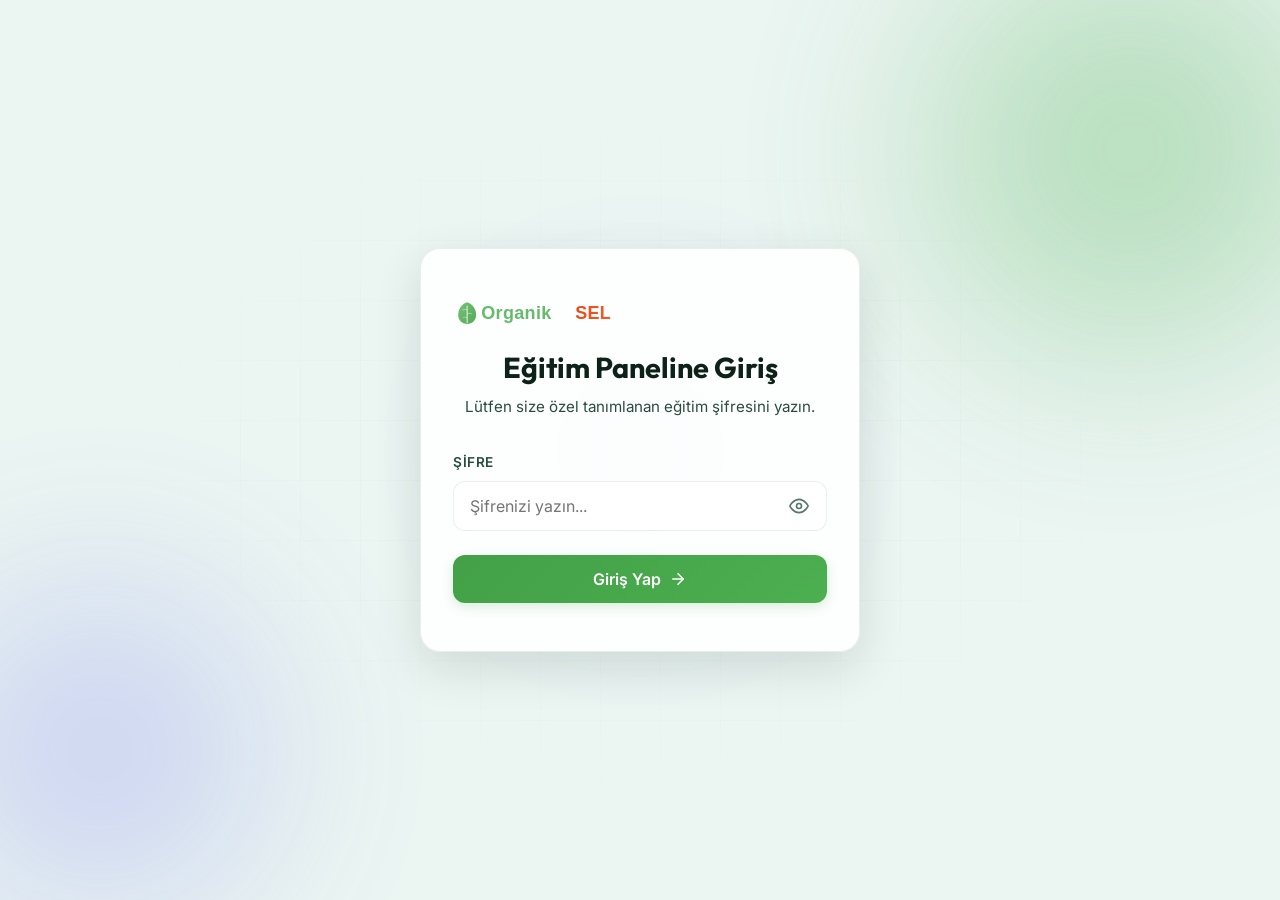
<file: egitim.html>
<!DOCTYPE html>
<html lang="tr">

<head>
  <meta charset="UTF-8">
  <meta name="viewport" content="width=device-width, initial-scale=1.0">
  <link rel="preconnect" href="https://fonts.googleapis.com">
  <link rel="preconnect" href="https://fonts.gstatic.com" crossorigin>
  <link href="https://fonts.googleapis.com/css2?family=Inter:wght@300;400;500;600;700;800&family=Outfit:wght@400;500;600;700;800;900&display=swap" rel="stylesheet">
  <title>Eğitim Paneli — Organiksel</title>
  <link rel="icon" type="image/svg+xml" href="assets/logo-dark.svg">
  <link rel="icon" type="image/png" sizes="32x32" href="assets/favicon-32.png">
  <link rel="stylesheet" href="css/style.min.css">
  
  <style>
    /* Custom styling for egitim.html */
    .egitim-container {
      min-height: 100vh;
      display: flex;
      flex-direction: column;
      justify-content: center;
      align-items: center;
      padding: 60px 24px;
      position: relative;
      z-index: 2;
    }

    /* Password Card Style */
    .login-card {
      background: var(--bg-card);
      border: 1px solid var(--border-glass);
      backdrop-filter: blur(20px);
      -webkit-backdrop-filter: blur(20px);
      border-radius: var(--radius-lg);
      padding: 48px 32px;
      width: 100%;
      max-width: 440px;
      box-shadow: var(--shadow-lg);
      text-align: center;
      transition: var(--transition-smooth);
      position: relative;
      overflow: hidden;
      display: none; /* Controlled by JS */
    }

    .login-card .logo {
      margin-bottom: 24px;
    }

    .login-card h2 {
      font-size: 1.8rem;
      margin-bottom: 12px;
      color: var(--text-primary);
      font-family: var(--font-heading);
    }

    .login-card p {
      color: var(--text-secondary);
      font-size: 0.95rem;
      margin-bottom: 32px;
    }

    .input-group {
      position: relative;
      margin-bottom: 24px;
      text-align: left;
    }

    .input-group label {
      display: block;
      font-size: 0.85rem;
      font-weight: 600;
      color: var(--text-secondary);
      margin-bottom: 8px;
      text-transform: uppercase;
      letter-spacing: 0.5px;
    }

    .password-wrapper {
      position: relative;
    }

    .password-wrapper input {
      width: 100%;
      padding: 14px 44px 14px 16px;
      border-radius: var(--radius-md);
      border: 1.5px solid var(--border-glass);
      background: rgba(255, 255, 255, 0.8);
      font-size: 1rem;
      color: var(--text-primary);
      font-family: inherit;
      outline: none;
      transition: var(--transition-fast);
    }

    .password-wrapper input:focus {
      border-color: var(--green-500);
      box-shadow: 0 0 0 4px rgba(76, 175, 80, 0.15);
      background: white;
    }

    .toggle-pass {
      position: absolute;
      right: 14px;
      top: 50%;
      transform: translateY(-50%);
      background: none;
      border: none;
      color: var(--text-muted);
      cursor: pointer;
      padding: 4px;
      display: flex;
      align-items: center;
      transition: var(--transition-fast);
    }

    .toggle-pass:hover {
      color: var(--text-primary);
    }

    .login-btn {
      width: 100%;
      padding: 14px;
      border-radius: var(--radius-md);
      background: linear-gradient(135deg, var(--green-600), var(--green-500));
      color: white;
      font-weight: 600;
      font-size: 1rem;
      box-shadow: 0 4px 12px rgba(76, 175, 80, 0.2);
      transition: var(--transition-fast);
      display: flex;
      justify-content: center;
      align-items: center;
      gap: 8px;
      border: none;
      cursor: pointer;
    }

    .login-btn:hover {
      transform: translateY(-2px);
      box-shadow: 0 6px 20px rgba(76, 175, 80, 0.35);
    }

    .error-msg {
      background: rgba(183, 28, 28, 0.1);
      border: 1px solid rgba(183, 28, 28, 0.2);
      color: var(--red-700);
      padding: 12px;
      border-radius: var(--radius-sm);
      font-size: 0.9rem;
      margin-bottom: 24px;
      display: none;
      animation: fadeIn 0.3s ease;
    }

    /* Content Layout */
    .edu-content {
      display: none;
      width: 100%;
      max-width: 900px;
      text-align: center;
      animation: fadeIn 0.6s cubic-bezier(0.4, 0, 0.2, 1);
    }

    /* Header styling */
    .edu-header {
      margin-bottom: 40px;
    }

    .edu-badge {
      display: inline-flex;
      align-items: center;
      gap: 6px;
      padding: 6px 14px;
      background: var(--bg-dark-3);
      border: 1px solid var(--border-glass);
      color: var(--green-800);
      border-radius: var(--radius-full);
      font-size: 0.85rem;
      font-weight: 600;
      margin-bottom: 16px;
      box-shadow: var(--shadow-sm);
    }

    .edu-title {
      font-size: clamp(2rem, 5vw, 3rem);
      margin-bottom: 16px;
      font-weight: 900;
      letter-spacing: -0.02em;
      font-family: var(--font-heading);
    }

    .txt-green {
      color: var(--green-600);
      text-shadow: 0 0 20px rgba(67, 160, 71, 0.15);
    }

    .txt-red {
      color: var(--red-600);
      text-shadow: 0 0 20px rgba(216, 67, 21, 0.15);
    }

    .edu-subtitle {
      color: var(--text-secondary);
      font-size: clamp(1rem, 2vw, 1.15rem);
      max-width: 600px;
      margin: 0 auto;
      line-height: 1.6;
    }

    /* Styled Video Player Container */
    .video-player-container {
      width: 100%;
      max-width: 440px; /* portrait screen recording focus */
      margin: 0 auto 32px;
      background: var(--bg-card);
      border: 1.5px solid var(--border-glass-hover);
      border-radius: var(--radius-lg);
      box-shadow: var(--shadow-lg), var(--shadow-glow);
      overflow: hidden;
      position: relative;
      transition: var(--transition-smooth);
    }

    .video-player-container:hover {
      box-shadow: var(--shadow-lg), 0 0 35px rgba(67, 160, 71, 0.3);
    }

    .video-wrapper {
      position: relative;
      width: 100%;
      aspect-ratio: 1080 / 1728;
      background: #000;
      overflow: hidden;
    }

    .video-wrapper video {
      width: 100%;
      height: 100%;
      object-fit: cover;
      display: block;
    }

    /* Custom Player Interface Overlay */
    .player-overlay {
      position: absolute;
      top: 0;
      left: 0;
      width: 100%;
      height: 100%;
      background: rgba(0, 0, 0, 0.4);
      display: flex;
      justify-content: center;
      align-items: center;
      opacity: 0;
      transition: opacity var(--transition-fast);
      cursor: pointer;
      pointer-events: none;
      z-index: 5;
    }

    .video-wrapper:hover .player-overlay {
      opacity: 1;
      pointer-events: auto;
    }

    .overlay-play-btn {
      width: 72px;
      height: 72px;
      background: rgba(255, 255, 255, 0.95);
      border-radius: 50%;
      display: flex;
      justify-content: center;
      align-items: center;
      box-shadow: 0 8px 32px rgba(0, 0, 0, 0.3);
      transform: scale(0.9);
      transition: var(--transition-fast);
      color: var(--green-800);
    }

    .overlay-play-btn:hover {
      transform: scale(1);
      background: #fff;
    }

    /* Video controls container just below the video wrapper */
    .custom-controls {
      padding: 24px 20px;
      background: var(--bg-dark-2);
      border-top: 1.5px solid var(--border-glass);
      display: flex;
      flex-direction: column;
      gap: 16px;
    }

    .controls-row {
      display: flex;
      align-items: center;
      justify-content: space-between;
      gap: 16px;
      width: 100%;
    }

    .play-pause-btn {
      background: var(--green-600);
      color: white;
      border-radius: var(--radius-sm);
      padding: 10px 20px;
      font-weight: 600;
      font-size: 0.9rem;
      display: flex;
      align-items: center;
      gap: 8px;
      transition: var(--transition-fast);
      border: none;
      cursor: pointer;
      box-shadow: var(--shadow-sm);
    }

    .play-pause-btn:hover {
      background: var(--green-700);
      transform: translateY(-1px);
    }

    .time-display {
      font-size: 0.85rem;
      color: var(--text-muted);
      font-weight: 600;
      font-variant-numeric: tabular-nums;
    }

    .speed-selector {
      display: flex;
      flex-direction: column;
      gap: 8px;
      width: 100%;
      border-top: 1px solid var(--border-glass);
      padding-top: 16px;
    }

    .speed-header {
      display: flex;
      justify-content: space-between;
      align-items: center;
    }

    .speed-label {
      font-size: 0.8rem;
      font-weight: 700;
      color: var(--text-secondary);
      text-transform: uppercase;
      letter-spacing: 0.5px;
    }

    .speed-grid {
      display: grid;
      grid-template-columns: repeat(5, 1fr);
      gap: 6px;
      width: 100%;
    }

    .speed-btn {
      padding: 8px 4px;
      border-radius: 8px;
      font-size: 0.8rem;
      font-weight: 600;
      background: rgba(12, 33, 24, 0.04);
      color: var(--text-secondary);
      border: 1px solid var(--border-glass);
      transition: var(--transition-fast);
      cursor: pointer;
      text-align: center;
    }

    .speed-btn:hover {
      background: rgba(12, 33, 24, 0.08);
      color: var(--text-primary);
    }

    .speed-btn.active {
      background: var(--green-100);
      color: var(--green-900);
      border-color: var(--green-300);
      box-shadow: var(--shadow-sm);
    }

    .actions-row {
      display: flex;
      align-items: center;
      justify-content: space-between;
      gap: 12px;
      width: 100%;
      border-top: 1px solid var(--border-glass);
      padding-top: 16px;
      flex-wrap: wrap;
    }

    .quick-jump {
      display: flex;
      gap: 8px;
    }

    .jump-btn {
      background: white;
      border: 1px solid var(--border-glass);
      color: var(--text-secondary);
      border-radius: 8px;
      padding: 8px 12px;
      font-size: 0.8rem;
      font-weight: 600;
      transition: var(--transition-fast);
      display: flex;
      align-items: center;
      gap: 4px;
      cursor: pointer;
    }

    .jump-btn:hover {
      background: var(--bg-dark-3);
      color: var(--text-primary);
      border-color: var(--text-muted);
    }

    .download-btn {
      background: linear-gradient(135deg, var(--green-600), var(--green-500));
      color: white;
      border-radius: 8px;
      padding: 10px 16px;
      font-size: 0.85rem;
      font-weight: 600;
      display: inline-flex;
      align-items: center;
      gap: 6px;
      transition: var(--transition-fast);
      box-shadow: 0 2px 8px rgba(76, 175, 80, 0.15);
      border: none;
      text-decoration: none;
      cursor: pointer;
    }

    .download-btn:hover {
      background: linear-gradient(135deg, var(--green-700), var(--green-600));
      transform: translateY(-1px);
      box-shadow: 0 4px 12px rgba(76, 175, 80, 0.3);
      color: white;
    }

    /* Shake Animation for failed login */
    @keyframes shake {
      0%, 100% { transform: translateX(0); }
      20%, 60% { transform: translateX(-10px); }
      40%, 80% { transform: translateX(10px); }
    }

    .shake {
      animation: shake 0.4s ease;
    }

    @keyframes fadeIn {
      from { opacity: 0; transform: translateY(15px); }
      to { opacity: 1; transform: translateY(0); }
    }

    /* Additional custom elements */
    .edu-footer {
      margin-top: 32px;
      color: var(--text-muted);
      font-size: 0.85rem;
    }

    .edu-footer a {
      color: var(--green-600);
      text-decoration: underline;
      font-weight: 500;
    }

    .edu-footer a:hover {
      color: var(--green-800);
    }
  </style>
</head>

<body class="subpage">

  <!-- BACKGROUND ORBS AND GRID REUSED FROM MAIN TEMPLATE -->
  <div class="hero-bg" style="position:fixed; top:0; left:0; width:100%; height:100%; z-index:1; pointer-events:none;">
    <div class="hero-orb hero-orb-1"></div>
    <div class="hero-orb hero-orb-2"></div>
    <div class="hero-orb hero-orb-3"></div>
    <div class="hero-grid"></div>
  </div>

  <div class="egitim-container">
    
    <!-- LOGIN SCREEN -->
    <div class="login-card" id="loginCard">
      <div class="logo">
        <a href="index.html">
          <img src="assets/logo-inline.svg" alt="Organiksel" width="180" height="31">
        </a>
      </div>
      <h2>Eğitim Paneline Giriş</h2>
      <p>Lütfen size özel tanımlanan eğitim şifresini yazın.</p>
      
      <div class="error-msg" id="errorMsg">
        Geçersiz şifre! Lütfen şifrenizi kontrol edip tekrar deneyin.
      </div>
      
      <div class="input-group">
        <label for="passwordInput">Şifre</label>
        <div class="password-wrapper">
          <input type="password" id="passwordInput" placeholder="Şifrenizi yazın..." autocomplete="current-password">
          <button class="toggle-pass" id="togglePass" aria-label="Şifreyi göster">
            <!-- EYE ICON -->
            <svg width="20" height="20" viewBox="0 0 24 24" fill="none" stroke="currentColor" stroke-width="2" stroke-linecap="round" stroke-linejoin="round">
              <path d="M1 12s4-8 11-8 11 8 11 8-4 8-11 8-11-8-11-8z"></path>
              <circle cx="12" cy="12" r="3"></circle>
            </svg>
          </button>
        </div>
      </div>
      
      <button class="login-btn" id="loginBtn">
        Giriş Yap
        <svg width="18" height="18" viewBox="0 0 24 24" fill="none" stroke="currentColor" stroke-width="2" stroke-linecap="round" stroke-linejoin="round">
          <line x1="5" y1="12" x2="19" y2="12"></line>
          <polyline points="12 5 19 12 12 19"></polyline>
        </svg>
      </button>
    </div>

    <!-- MAIN EDUCATION CONTENT SCREEN -->
    <div class="edu-content" id="eduContent">
      <div class="edu-header">
        <div class="edu-badge">
          <svg width="14" height="14" viewBox="0 0 24 24" fill="none" stroke="currentColor" stroke-width="2" stroke-linecap="round" stroke-linejoin="round">
            <rect x="3" y="11" width="18" height="11" rx="2" ry="2"></rect>
            <path d="M7 11V7a5 5 0 0 1 10 0v4"></path>
          </svg>
          Özel Erişim Yetkisi Sağlandı
        </div>
        <h1 class="edu-title">
          <span class="txt-green">Önce Eğitim</span> <span class="txt-red">Sonra Ödeme</span>
        </h1>
        <p class="edu-subtitle">
          Organiksel Instagram Büyüme ve Dönüşüm Danışmanlığı kapsamındaki özel eğitim kaydınız aşağıdadır. Videoyu dilediğiniz hızda izleyebilirsiniz.
        </p>
      </div>

      <!-- Styled Video Player -->
      <div class="video-player-container">
        <div class="video-wrapper" id="videoWrapper">
          <!-- Video will be dynamically injected here for maximum security -->
          <div class="player-overlay" id="playerOverlay">
            <div class="overlay-play-btn">
              <svg width="32" height="32" viewBox="0 0 24 24" fill="currentColor">
                <polygon points="5 3 19 12 5 21 5 3"></polygon>
              </svg>
            </div>
          </div>
        </div>
        
        <!-- Custom Controls Panel -->
        <div class="custom-controls">
          <!-- Play & Time -->
          <div class="controls-row">
            <button class="play-pause-btn" id="playPauseBtn">
              <svg id="playIcon" width="16" height="16" viewBox="0 0 24 24" fill="currentColor">
                <polygon points="5 3 19 12 5 21 5 3"></polygon>
              </svg>
              <span>Oynat</span>
            </button>
            <div class="time-display" id="timeDisplay">0:00 / 0:00</div>
          </div>
          
          <!-- Speed Selector -->
          <div class="speed-selector">
            <div class="speed-header">
              <span class="speed-label">Oynatma Hızı:</span>
            </div>
            <div class="speed-grid">
              <button class="speed-btn" data-speed="0.5">0.5x</button>
              <button class="speed-btn active" data-speed="1">1.0x</button>
              <button class="speed-btn" data-speed="1.25">1.25x</button>
              <button class="speed-btn" data-speed="1.5">1.5x</button>
              <button class="speed-btn" data-speed="2">2.0x</button>
            </div>
          </div>

          <!-- Actions: Jump & Download -->
          <div class="actions-row">
            <div class="quick-jump">
              <button class="jump-btn" id="rewindBtn" title="10 Saniye Geri">
                <svg width="14" height="14" viewBox="0 0 24 24" fill="none" stroke="currentColor" stroke-width="2" stroke-linecap="round" stroke-linejoin="round">
                  <path d="M12 2a10 10 0 0 0-7.07 17.07l1.41-1.41A8 8 0 1 1 12 20h-1v-2l-4 4 4 4v-2h1a10 10 0 0 0 0-20z"></path>
                </svg>
                -10s
              </button>
              <button class="jump-btn" id="forwardBtn" title="10 Saniye İleri">
                <svg width="14" height="14" viewBox="0 0 24 24" fill="none" stroke="currentColor" stroke-width="2" stroke-linecap="round" stroke-linejoin="round">
                  <path d="M12 2a10 10 0 0 1 7.07 17.07l-1.41-1.41A8 8 0 1 0 12 20h1v-2l4 4-4 4v-2h-1a10 10 0 0 1 0-20z"></path>
                </svg>
                +10s
              </button>
            </div>

            <!-- Download Button -->
            <a href="#" download="" class="download-btn" id="downloadBtn" title="Videoyu Bilgisayara İndir">
              <svg width="16" height="16" viewBox="0 0 24 24" fill="none" stroke="currentColor" stroke-width="2" stroke-linecap="round" stroke-linejoin="round">
                <path d="M21 15v4a2 2 0 0 1-2 2H5a2 2 0 0 1-2-2v-4"></path>
                <polyline points="7 10 12 15 17 10"></polyline>
                <line x1="12" y1="15" x2="12" y2="3"></line>
              </svg>
              <span>Videoyu İndir</span>
            </a>
          </div>
        </div>
      </div>

      <div class="edu-footer">
        Oturumu sonlandırmak ister misiniz? <a href="#" id="logoutBtn">Çıkış Yap</a>
      </div>
    </div>

  </div>

  <script>
    // Configuration for multiple authenticated users/passwords
    const USERS = {
      yaren: {
        hash: "602eb05a1067bec4fcdd989e3634b33548ecb6640365560c91d597a564df6cca", // password: YarenOrganiksel2026!
        videoSrc: "assets/video_yaren_6fa8b9c12e34f781.mp4",
        downloadName: "Organiksel_Egitim_Yaren.mp4"
      },
      suranur: {
        hash: "ef01eb53ab2177597de372c7416149dd3e3d5c6e9f267dd1a389eac2971c0bff", // password: 9#Shura_Orgnksl*Growth
        videoSrc: "assets/video_suranur_3fa9b8c12d34e782.mp4",
        downloadName: "Organiksel_Egitim_Suranur.mp4"
      }
    };

    const loginCard = document.getElementById('loginCard');
    const eduContent = document.getElementById('eduContent');
    const passwordInput = document.getElementById('passwordInput');
    const errorMsg = document.getElementById('errorMsg');
    const loginBtn = document.getElementById('loginBtn');
    const togglePass = document.getElementById('togglePass');
    const logoutBtn = document.getElementById('logoutBtn');
    
    // Video elements
    const videoWrapper = document.getElementById('videoWrapper');
    const playerOverlay = document.getElementById('playerOverlay');
    const playPauseBtn = document.getElementById('playPauseBtn');
    const playIcon = document.getElementById('playIcon');
    const timeDisplay = document.getElementById('timeDisplay');
    const rewindBtn = document.getElementById('rewindBtn');
    const forwardBtn = document.getElementById('forwardBtn');
    const speedButtons = document.querySelectorAll('.speed-btn');

    let video = null;

    // Helper functions for SHA-256
    async function hashString(str) {
      const msgBuffer = new TextEncoder().encode(str);
      const hashBuffer = await crypto.subtle.digest('SHA-256', msgBuffer);
      const hashArray = Array.from(new Uint8Array(hashBuffer));
      return hashArray.map(b => b.toString(16).padStart(2, '0')).join('');
    }

    // Toggle Password Visibility
    togglePass.addEventListener('click', () => {
      const type = passwordInput.getAttribute('type') === 'password' ? 'text' : 'password';
      passwordInput.setAttribute('type', type);
      togglePass.classList.toggle('active');
    });

    // Check password action
    async function checkPassword() {
      const password = passwordInput.value;
      if (!password) return;
      
      const hash = await hashString(password);
      let matchedUserKey = null;

      for (const [userKey, data] of Object.entries(USERS)) {
        if (data.hash === hash) {
          matchedUserKey = userKey;
          break;
        }
      }

      if (matchedUserKey) {
        sessionStorage.setItem('egitim_auth_user', matchedUserKey);
        errorMsg.style.display = 'none';
        showEgitimPage(matchedUserKey);
      } else {
        errorMsg.style.display = 'block';
        loginCard.classList.add('shake');
        passwordInput.value = '';
        setTimeout(() => loginCard.classList.remove('shake'), 500);
      }
    }

    loginBtn.addEventListener('click', checkPassword);
    passwordInput.addEventListener('keypress', (e) => {
      if (e.key === 'Enter') {
        checkPassword();
      }
    });

    // Format time format: e.g. 05:32
    function formatTime(seconds) {
      if (isNaN(seconds) || seconds === Infinity) return "0:00";
      const mins = Math.floor(seconds / 60);
      const secs = Math.floor(seconds % 60);
      return `${mins}:${secs.toString().padStart(2, '0')}`;
    }

    // Show Content Page
    function showEgitimPage(userKey) {
      loginCard.style.display = 'none';
      eduContent.style.display = 'block';

      const userData = USERS[userKey];

      // Update download button href and name dynamically
      const downloadBtn = document.getElementById('downloadBtn');
      downloadBtn.href = userData.videoSrc;
      downloadBtn.setAttribute('download', userData.downloadName);
      
      // Inject Video to prevent download before authorization
      if (!video) {
        video = document.createElement('video');
        video.src = userData.videoSrc;
        video.setAttribute('playsinline', '');
        video.setAttribute('controls', ''); // Native controls as fallback/secondary UI
        video.style.width = '100%';
        video.style.height = '100%';
        video.style.objectFit = 'cover';
        
        // Insert video before the overlay
        videoWrapper.insertBefore(video, playerOverlay);
        
        // Video event listeners
        video.addEventListener('timeupdate', updateProgress);
        video.addEventListener('loadedmetadata', updateProgress);
        video.addEventListener('play', onPlayStateChange);
        video.addEventListener('pause', onPlayStateChange);
        
        // Double check duration once metadata is loaded
        video.addEventListener('loadeddata', updateProgress);
      }
    }

    // Progress updates
    function updateProgress() {
      if (!video) return;
      timeDisplay.textContent = `${formatTime(video.currentTime)} / ${formatTime(video.duration)}`;
    }

    function onPlayStateChange() {
      if (!video) return;
      if (video.paused) {
        playPauseBtn.querySelector('span').textContent = 'Oynat';
        playIcon.innerHTML = '<polygon points="5 3 19 12 5 21 5 3"></polygon>';
        playerOverlay.style.opacity = '1';
        playerOverlay.style.pointerEvents = 'auto';
      } else {
        playPauseBtn.querySelector('span').textContent = 'Durdur';
        playIcon.innerHTML = '<rect x="6" y="4" width="4" height="16"></rect><rect x="14" y="4" width="4" height="16"></rect>';
        playerOverlay.style.opacity = '0';
        playerOverlay.style.pointerEvents = 'none';
      }
    }

    // Play/Pause button
    playPauseBtn.addEventListener('click', () => {
      if (!video) return;
      if (video.paused) {
        video.play();
      } else {
        video.pause();
      }
    });

    // Click on video overlay
    playerOverlay.addEventListener('click', () => {
      if (!video) return;
      video.play();
    });

    // Hız değiştirme (Playback Speed controls)
    speedButtons.forEach(btn => {
      btn.addEventListener('click', () => {
        if (!video) return;
        const speed = parseFloat(btn.getAttribute('data-speed'));
        video.playbackRate = speed;
        
        // Update active class
        speedButtons.forEach(b => b.classList.remove('active'));
        btn.classList.add('active');
      });
    });

    // 10s Rewind
    rewindBtn.addEventListener('click', () => {
      if (!video) return;
      video.currentTime = Math.max(0, video.currentTime - 10);
    });

    // 10s Forward
    forwardBtn.addEventListener('click', () => {
      if (!video) return;
      video.currentTime = Math.min(video.duration || 0, video.currentTime + 10);
    });

    // Logout Action
    logoutBtn.addEventListener('click', (e) => {
      e.preventDefault();
      sessionStorage.removeItem('egitim_auth_user');
      
      // Pause video if playing
      if (video) {
        video.pause();
        video.remove();
        video = null;
      }
      
      // Reset inputs & UI
      passwordInput.value = '';
      eduContent.style.display = 'none';
      loginCard.style.display = 'block';
    });

    // On Load: Check if session is authenticated
    window.addEventListener('DOMContentLoaded', () => {
      const savedUser = sessionStorage.getItem('egitim_auth_user');
      if (savedUser && USERS[savedUser]) {
        showEgitimPage(savedUser);
      } else {
        loginCard.style.display = 'block';
        eduContent.style.display = 'none';
      }
    });
  </script>

</body>

</html>
</file>
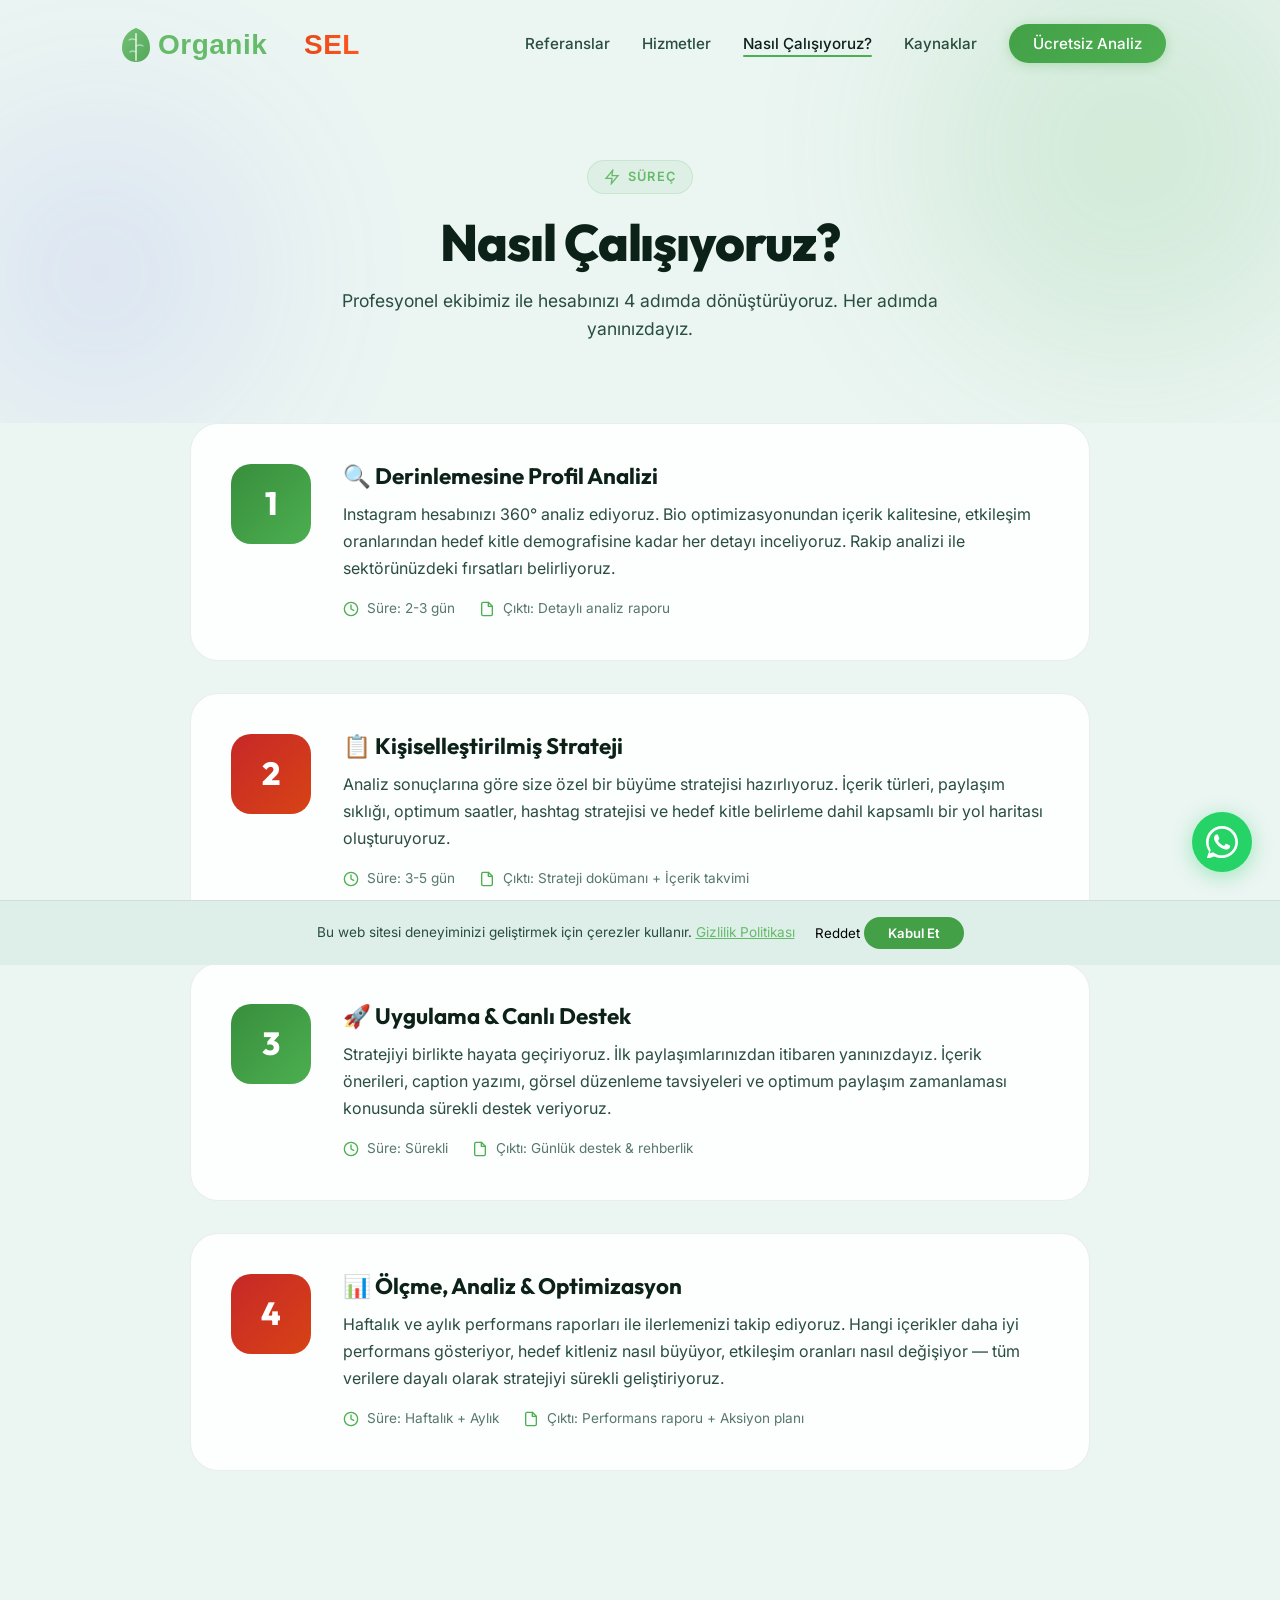
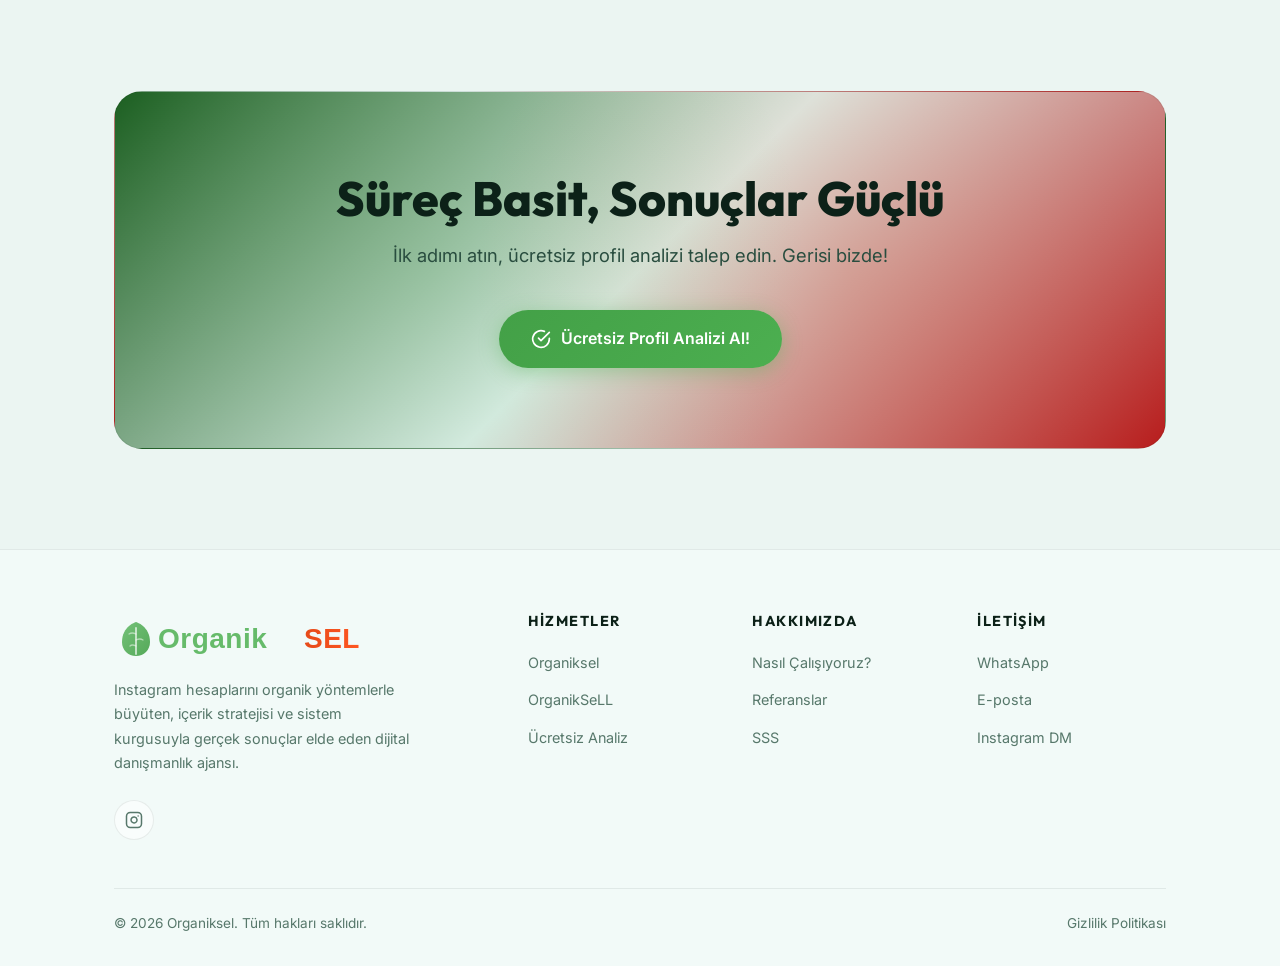
<file: how-we-work.html>
<!DOCTYPE html>
<html lang="tr">

<head>
  <meta charset="UTF-8">
  <meta name="viewport" content="width=device-width, initial-scale=1.0">
  <link rel="preconnect" href="https://fonts.googleapis.com">
  <link rel="preconnect" href="https://fonts.gstatic.com" crossorigin>
  <link href="https://fonts.googleapis.com/css2?family=Inter:wght@300;400;500;600;700;800&family=Outfit:wght@400;500;600;700;800;900&display=swap" rel="stylesheet">
  <title>Instagram Büyüme Süreci — Nasıl Çalışıyoruz? | Organiksel</title>
  <meta name="description" content="Organiksel'in 4 adımlık çalışma sürecini keşfedin. Profil analizinden büyüme stratejisine, Instagram hesabınızı nasıl dönüştürdüğümüzü öğrenin.">
  <link rel="canonical" href="https://organiksel.com/how-we-work">
  <meta property="og:title" content="Instagram Büyüme Süreci — Nasıl Çalışıyoruz? | Organiksel">
  <meta property="og:description" content="4 adımda Instagram hesabınızı dönüştürüyoruz. Profil analizi, strateji, uygulama ve optimizasyon.">
  <meta property="og:type" content="website">
  <meta property="og:url" content="https://organiksel.com/how-we-work">
  <meta property="og:image" content="https://organiksel.com/assets/og-image.png">
  <meta property="og:locale" content="tr_TR">
  <meta property="og:site_name" content="Organiksel">
  <meta name="twitter:card" content="summary_large_image">
  <meta name="twitter:title" content="Nasıl Çalışıyoruz? | Organiksel">
  <meta name="twitter:image" content="https://organiksel.com/assets/og-image.png">
  <link rel="icon" type="image/svg+xml" href="assets/logo-dark.svg">
  <link rel="icon" type="image/png" sizes="32x32" href="assets/favicon-32.png"><link rel="icon" type="image/png" sizes="32x32" href="assets/favicon-32.png">
  <meta http-equiv="X-Content-Type-Options" content="nosniff">
  <meta http-equiv="X-Frame-Options" content="DENY">
  <meta name="referrer" content="strict-origin-when-cross-origin">
  <script async src="https://www.googletagmanager.com/gtag/js?id=G-YB4C211V8L"></script>
  <script>
    window.dataLayer = window.dataLayer || [];
    function gtag(){dataLayer.push(arguments);}
    gtag('js', new Date());
    gtag('config', 'G-YB4C211V8L');
  </script>
  <script type="application/ld+json">
  {"@context":"https://schema.org","@type":"HowTo","name":"Instagram Hesabınızı Nasıl Büyütüyoruz?","description":"Organiksel'in 4 adımlık organik büyüme süreci.","step":[{"@type":"HowToStep","position":1,"name":"Profil Analizi","text":"Hesabınızı 360 derece analiz ediyoruz."},{"@type":"HowToStep","position":2,"name":"Strateji Oluşturma","text":"Size özel büyüme stratejisi hazırlıyoruz."},{"@type":"HowToStep","position":3,"name":"Uygulama & Destek","text":"Stratejiyi birlikte hayata geçiriyoruz."},{"@type":"HowToStep","position":4,"name":"Ölçme & Optimizasyon","text":"Performans takibi ve strateji optimizasyonu yapıyoruz."}]}
  </script>
  <script type="application/ld+json">
  {"@context":"https://schema.org","@type":"BreadcrumbList","itemListElement":[{"@type":"ListItem","position":1,"name":"Ana Sayfa","item":"https://organiksel.com/"},{"@type":"ListItem","position":2,"name":"Nasıl Çalışıyoruz?","item":"https://organiksel.com/how-we-work"}]}
  </script>
  <link rel="preload" href="css/style.min.css" as="style">
  <link rel="stylesheet" href="css/style.min.css">
</head>

<body>

  <div class="preloader" id="preloader">
    <div class="preloader-logo"><img src="assets/logo-inline.svg" alt="Organiksel" width="160" height="28"></div>
  </div>

  <nav class="navbar scrolled" id="navbar">
    <div class="container">
      <a href="index.html" class="navbar-logo"><img src="assets/logo-inline.svg" alt="Organiksel" width="160" height="28"></a>
      <ul class="nav-links">
        <li><a href="index.html#referanslar">Referanslar</a></li>
        <li><a href="index.html#hizmetler">Hizmetler</a></li>
        <li><a href="how-we-work.html" class="active">Nasıl Çalışıyoruz?</a></li>
        <li><a href="resources.html">Kaynaklar</a></li>
        <li><a href="profile-analysis.html" class="nav-cta">Ücretsiz Analiz</a></li>
      </ul>
      <div class="hamburger" id="hamburger"><span></span><span></span><span></span></div>
    </div>
  </nav>

  <div class="mobile-menu" id="mobileMenu">
    <a href="index.html">Ana Sayfa</a>
    <a href="index.html#referanslar">Referanslar</a>
    <a href="index.html#hizmetler">Hizmetler</a>
    <a href="resources.html">Kaynaklar</a>
    <a href="how-we-work.html">Nasıl Çalışıyoruz?</a>
    <a href="profile-analysis.html">Ücretsiz Analiz</a>
  </div>

  <main>
  <section class="subpage-hero">
    <div class="hero-bg">
      <div class="hero-orb hero-orb-1"></div>
      <div class="hero-orb hero-orb-2"></div>
    </div>
    <div class="container" style="position:relative;z-index:1;">
      <span class="section-badge fade-up">
        <svg width="16" height="16" viewBox="0 0 24 24" fill="none" stroke="currentColor" stroke-width="2">
          <path d="M13 2L3 14h9l-1 8 10-12h-9l1-8z"></path>
        </svg>
        Süreç
      </span>
      <h1 class="section-title fade-up" style="font-size:clamp(2rem,4vw,3.5rem);margin-bottom:16px;">
        Nasıl <span class="highlight">Çalışıyoruz?</span>
      </h1>
      <p class="section-desc fade-up">Profesyonel ekibimiz ile hesabınızı 4 adımda dönüştürüyoruz. Her adımda
        yanınızdayız.</p>
    </div>
  </section>

  <section style="padding-top:0;">
    <div class="container">
      <div class="process-detail-grid">
        <div class="process-detail-card fade-up">
          <div class="process-detail-number">1</div>
          <div class="process-detail-info">
            <h3>🔍 Derinlemesine Profil Analizi</h3>
            <p>Instagram hesabınızı 360° analiz ediyoruz. Bio optimizasyonundan içerik kalitesine, etkileşim
              oranlarından hedef kitle demografisine kadar her detayı inceliyoruz. Rakip analizi ile sektörünüzdeki
              fırsatları belirliyoruz.</p>
            <div class="process-detail-meta">
              <div class="process-meta-item"><svg viewBox="0 0 24 24" fill="none" stroke="currentColor" stroke-width="2"
                  stroke-linecap="round" stroke-linejoin="round">
                  <circle cx="12" cy="12" r="10"></circle>
                  <polyline points="12 6 12 12 16 14"></polyline>
                </svg>Süre: 2-3 gün</div>
              <div class="process-meta-item"><svg viewBox="0 0 24 24" fill="none" stroke="currentColor" stroke-width="2"
                  stroke-linecap="round" stroke-linejoin="round">
                  <path d="M14 2H6a2 2 0 0 0-2 2v16a2 2 0 0 0 2 2h12a2 2 0 0 0 2-2V8z"></path>
                  <polyline points="14 2 14 8 20 8"></polyline>
                </svg>Çıktı: Detaylı analiz raporu</div>
            </div>
          </div>
        </div>
        <div class="process-detail-card fade-up">
          <div class="process-detail-number">2</div>
          <div class="process-detail-info">
            <h3>📋 Kişiselleştirilmiş Strateji</h3>
            <p>Analiz sonuçlarına göre size özel bir büyüme stratejisi hazırlıyoruz. İçerik türleri, paylaşım sıklığı,
              optimum saatler, hashtag stratejisi ve hedef kitle belirleme dahil kapsamlı bir yol haritası
              oluşturuyoruz.</p>
            <div class="process-detail-meta">
              <div class="process-meta-item"><svg viewBox="0 0 24 24" fill="none" stroke="currentColor" stroke-width="2"
                  stroke-linecap="round" stroke-linejoin="round">
                  <circle cx="12" cy="12" r="10"></circle>
                  <polyline points="12 6 12 12 16 14"></polyline>
                </svg>Süre: 3-5 gün</div>
              <div class="process-meta-item"><svg viewBox="0 0 24 24" fill="none" stroke="currentColor" stroke-width="2"
                  stroke-linecap="round" stroke-linejoin="round">
                  <path d="M14 2H6a2 2 0 0 0-2 2v16a2 2 0 0 0 2 2h12a2 2 0 0 0 2-2V8z"></path>
                  <polyline points="14 2 14 8 20 8"></polyline>
                </svg>Çıktı: Strateji dokümanı + İçerik takvimi</div>
            </div>
          </div>
        </div>
        <div class="process-detail-card fade-up">
          <div class="process-detail-number">3</div>
          <div class="process-detail-info">
            <h3>🚀 Uygulama & Canlı Destek</h3>
            <p>Stratejiyi birlikte hayata geçiriyoruz. İlk paylaşımlarınızdan itibaren yanınızdayız. İçerik önerileri,
              caption yazımı, görsel düzenleme tavsiyeleri ve optimum paylaşım zamanlaması konusunda sürekli destek
              veriyoruz.</p>
            <div class="process-detail-meta">
              <div class="process-meta-item"><svg viewBox="0 0 24 24" fill="none" stroke="currentColor" stroke-width="2"
                  stroke-linecap="round" stroke-linejoin="round">
                  <circle cx="12" cy="12" r="10"></circle>
                  <polyline points="12 6 12 12 16 14"></polyline>
                </svg>Süre: Sürekli</div>
              <div class="process-meta-item"><svg viewBox="0 0 24 24" fill="none" stroke="currentColor" stroke-width="2"
                  stroke-linecap="round" stroke-linejoin="round">
                  <path d="M14 2H6a2 2 0 0 0-2 2v16a2 2 0 0 0 2 2h12a2 2 0 0 0 2-2V8z"></path>
                  <polyline points="14 2 14 8 20 8"></polyline>
                </svg>Çıktı: Günlük destek & rehberlik</div>
            </div>
          </div>
        </div>
        <div class="process-detail-card fade-up">
          <div class="process-detail-number">4</div>
          <div class="process-detail-info">
            <h3>📊 Ölçme, Analiz & Optimizasyon</h3>
            <p>Haftalık ve aylık performans raporları ile ilerlemenizi takip ediyoruz. Hangi içerikler daha iyi
              performans gösteriyor, hedef kitleniz nasıl büyüyor, etkileşim oranları nasıl değişiyor — tüm verilere
              dayalı olarak stratejiyi sürekli geliştiriyoruz.</p>
            <div class="process-detail-meta">
              <div class="process-meta-item"><svg viewBox="0 0 24 24" fill="none" stroke="currentColor" stroke-width="2"
                  stroke-linecap="round" stroke-linejoin="round">
                  <circle cx="12" cy="12" r="10"></circle>
                  <polyline points="12 6 12 12 16 14"></polyline>
                </svg>Süre: Haftalık + Aylık</div>
              <div class="process-meta-item"><svg viewBox="0 0 24 24" fill="none" stroke="currentColor" stroke-width="2"
                  stroke-linecap="round" stroke-linejoin="round">
                  <path d="M14 2H6a2 2 0 0 0-2 2v16a2 2 0 0 0 2 2h12a2 2 0 0 0 2-2V8z"></path>
                  <polyline points="14 2 14 8 20 8"></polyline>
                </svg>Çıktı: Performans raporu + Aksiyon planı</div>
            </div>
          </div>
        </div>
      </div>
    </div>
  </section>

  <section class="cta-section">
    <div class="container">
      <div class="cta-box fade-up">
        <h2>Süreç <span class="highlight">Basit</span>, Sonuçlar <span class="highlight-red">Güçlü</span></h2>
        <p>İlk adımı atın, ücretsiz profil analizi talep edin. Gerisi bizde!</p>
        <div class="cta-actions">
          <a href="profile-analysis.html" class="btn btn-primary">
            <svg width="20" height="20" viewBox="0 0 24 24" fill="none" stroke="currentColor" stroke-width="2"
              stroke-linecap="round" stroke-linejoin="round">
              <path d="M22 11.08V12a10 10 0 1 1-5.93-9.14"></path>
              <polyline points="22 4 12 14.01 9 11.01"></polyline>
            </svg>
            Ücretsiz Profil Analizi Al!
          </a>
        </div>
      </div>
    </div>
  </section>

  </main>

  <footer class="footer">
    <div class="container">
      <div class="footer-grid">
        <div class="footer-brand">
          <a href="index.html" class="navbar-logo">
            <img src="assets/logo-inline.svg" alt="Organiksel" width="160" height="28">
          </a>
          <p>Instagram hesaplarını organik yöntemlerle büyüten, içerik stratejisi ve sistem kurgusuyla gerçek sonuçlar
            elde eden dijital danışmanlık ajansı.</p>
          <div class="footer-social">
            <a href="https://www.instagram.com/organiksel?igsh=MWZodTF1YjY3ZHNtMw==" target="_blank" rel="noopener noreferrer" aria-label="Instagram">
              <svg width="18" height="18" viewBox="0 0 24 24" fill="none" stroke="currentColor" stroke-width="2"
                stroke-linecap="round" stroke-linejoin="round">
                <rect x="2" y="2" width="20" height="20" rx="5" ry="5"></rect>
                <path d="M16 11.37A4 4 0 1 1 12.63 8 4 4 0 0 1 16 11.37z"></path>
                <line x1="17.5" y1="6.5" x2="17.51" y2="6.5"></line>
              </svg>
            </a>
          </div>
        </div>
        <div class="footer-col">
          <h4>Hizmetler</h4>
          <ul>
            <li><a href="services.html">Organiksel</a></li>
            <li><a href="services.html">OrganikSeLL</a></li>
            <li><a href="profile-analysis.html">Ücretsiz Analiz</a></li>
          </ul>
        </div>
        <div class="footer-col">
          <h4>Hakkımızda</h4>
          <ul>
            <li><a href="how-we-work.html">Nasıl Çalışıyoruz?</a></li>
            <li><a href="index.html#referanslar">Referanslar</a></li>
            <li><a href="index.html#sss">SSS</a></li>
          </ul>
        </div>
        <div class="footer-col">
          <h4>İletişim</h4>
          <ul>
            <li><a href="https://wa.me/905550497360" target="_blank" rel="noopener noreferrer">WhatsApp</a></li>
            <li><a href="mailto:avadigitaltr@gmail.com">E-posta</a></li>
            <li><a href="https://www.instagram.com/organiksel?igsh=MWZodTF1YjY3ZHNtMw==" target="_blank" rel="noopener noreferrer">Instagram DM</a></li>
          </ul>
        </div>
      </div>
      <div class="footer-bottom">
        <span>&copy; 2026 Organiksel. Tüm hakları saklıdır.</span>
        <span><a href="privacy-policy.html">Gizlilik Politikası</a></span>
      </div>
    </div>
  </footer>

  <a href="https://wa.me/905550497360" class="whatsapp-float" target="_blank" rel="noopener noreferrer" aria-label="WhatsApp"><span
      class="whatsapp-float-tooltip">Bize yazın!</span><svg viewBox="0 0 24 24">
      <path
        d="M17.472 14.382c-.297-.149-1.758-.867-2.03-.967-.273-.099-.471-.148-.67.15-.197.297-.767.966-.94 1.164-.173.199-.347.223-.644.075-.297-.15-1.255-.463-2.39-1.475-.883-.788-1.48-1.761-1.653-2.059-.173-.297-.018-.458.13-.606.134-.133.298-.347.446-.52.149-.174.198-.298.298-.497.099-.198.05-.371-.025-.52-.075-.149-.669-1.612-.916-2.207-.242-.579-.487-.5-.669-.51-.173-.008-.371-.01-.57-.01-.198 0-.52.074-.792.372-.272.297-1.04 1.016-1.04 2.479 0 1.462 1.065 2.875 1.213 3.074.149.198 2.096 3.2 5.077 4.487.709.306 1.262.489 1.694.625.712.227 1.36.195 1.871.118.571-.085 1.758-.719 2.006-1.413.248-.694.248-1.289.173-1.413-.074-.124-.272-.198-.57-.347z" />
      <path
        d="M12 0C5.373 0 0 5.373 0 12c0 2.625.846 5.059 2.284 7.034L.789 23.492a.75.75 0 0 0 .917.918l4.458-1.495A11.945 11.945 0 0 0 12 24c6.627 0 12-5.373 12-12S18.627 0 12 0zm0 22c-2.326 0-4.48-.737-6.244-1.99l-.436-.324-2.645.887.886-2.645-.324-.436A9.956 9.956 0 0 1 2 12C2 6.486 6.486 2 12 2s10 4.486 10 10-4.486 10-10 10z" />
    </svg></a>
  <button class="scroll-top" id="scrollTop" aria-label="Scroll to top"><svg viewBox="0 0 24 24" fill="none"
      stroke="currentColor" stroke-width="2" stroke-linecap="round" stroke-linejoin="round">
      <polyline points="18 15 12 9 6 15"></polyline>
    </svg></button>
  <div class="cookie-banner" id="cookieBanner">
    <p>Bu web sitesi deneyiminizi geliştirmek için çerezler kullanır. <a href="privacy-policy.html" style="color:var(--green-400);text-decoration:underline;">Gizlilik Politikası</a></p>
    <div class="cookie-actions">
      <button class="cookie-reject" id="cookieReject">Reddet</button>
      <button class="cookie-accept" id="cookieAccept">Kabul Et</button>
    </div>
  </div>

  <script src="js/main.min.js"></script>
</body>

</html>
</file>
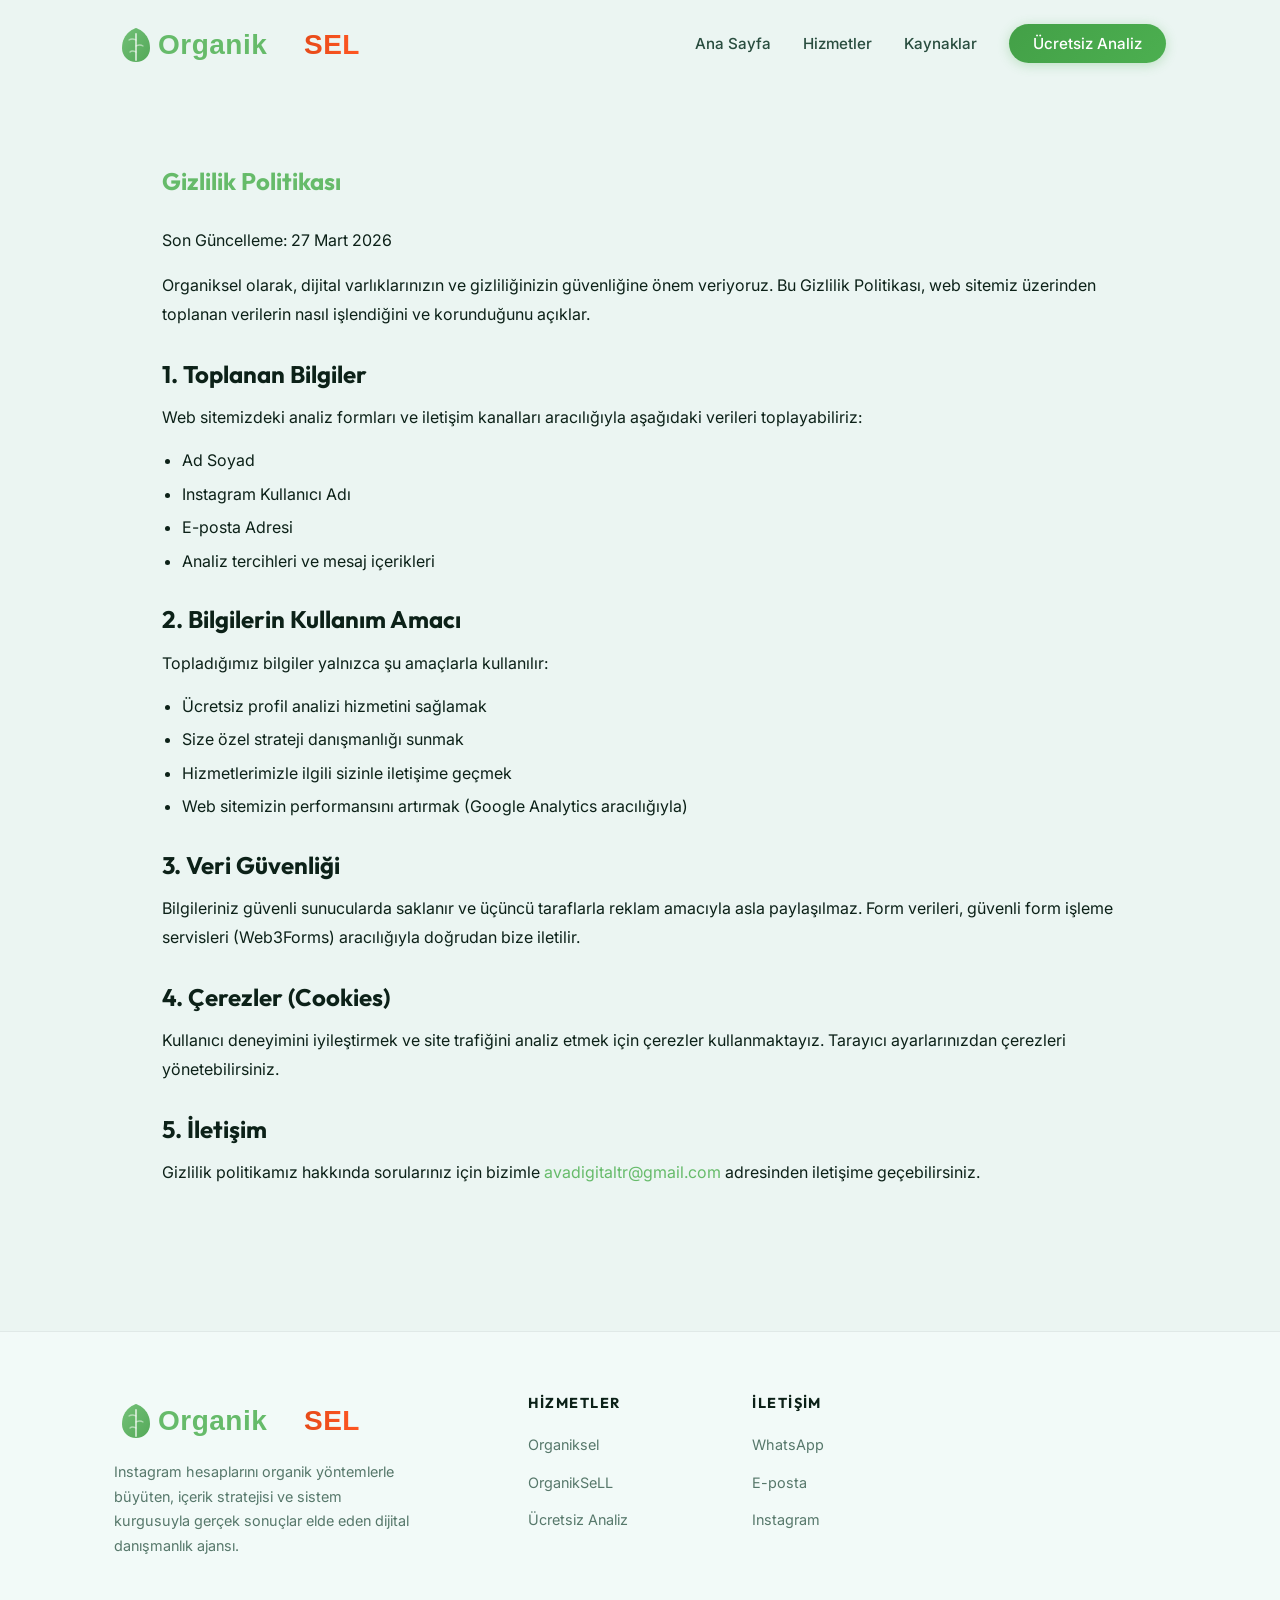
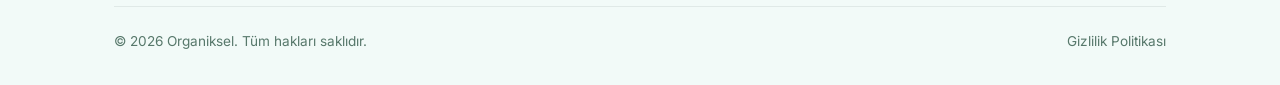
<file: privacy-policy.html>
<!DOCTYPE html>
<html lang="tr">
<head>
  <meta charset="UTF-8">
  <meta name="viewport" content="width=device-width, initial-scale=1.0">
  <link rel="preconnect" href="https://fonts.googleapis.com">
  <link rel="preconnect" href="https://fonts.gstatic.com" crossorigin>
  <link href="https://fonts.googleapis.com/css2?family=Inter:wght@300;400;500;600;700;800&family=Outfit:wght@400;500;600;700;800;900&display=swap" rel="stylesheet">
  <title>Gizlilik Politikası | Organiksel</title>
  <meta name="description" content="Organiksel gizlilik politikası. Kişisel verilerinizin nasıl toplandığını, kullanıldığını ve korunduğunu öğrenin.">
  <link rel="canonical" href="https://organiksel.com/privacy-policy">
  <meta property="og:title" content="Gizlilik Politikası | Organiksel">
  <meta property="og:description" content="Organiksel gizlilik politikası ve kişisel verilerin korunması.">
  <meta property="og:type" content="website">
  <meta property="og:url" content="https://organiksel.com/privacy-policy">
  <meta property="og:image" content="https://organiksel.com/assets/og-image.png">
  <meta property="og:locale" content="tr_TR">
  <meta property="og:site_name" content="Organiksel">
  <meta name="twitter:card" content="summary">
  <link rel="icon" type="image/svg+xml" href="assets/logo-dark.svg">
  <link rel="icon" type="image/png" sizes="32x32" href="assets/favicon-32.png"><link rel="icon" type="image/png" sizes="32x32" href="assets/favicon-32.png">
  <meta http-equiv="X-Content-Type-Options" content="nosniff">
  <meta http-equiv="X-Frame-Options" content="DENY">
  <meta name="referrer" content="strict-origin-when-cross-origin">
  <script async src="https://www.googletagmanager.com/gtag/js?id=G-YB4C211V8L"></script>
  <script>
    window.dataLayer = window.dataLayer || [];
    function gtag(){dataLayer.push(arguments);}
    gtag('js', new Date());
    gtag('config', 'G-YB4C211V8L');
  </script>
  <link rel="stylesheet" href="css/style.min.css">
  <style>
    .legal-content { padding: 120px 0 80px; }
    .legal-card { background: var(--obsidian-800); border: 1px solid var(--obsidian-700); border-radius: 24px; padding: 48px; }
    .legal-card h1 { margin-bottom: 32px; color: var(--green-400); }
    .legal-card h2 { margin: 32px 0 16px; font-size: 1.5rem; color: var(--emerald-400); }
    .legal-card p { color: var(--obsidian-200); line-height: 1.8; margin-bottom: 16px; }
    .legal-card ul { margin-bottom: 24px; padding-left: 20px; }
    .legal-card li { color: var(--obsidian-200); margin-bottom: 8px; }
    @media (max-width: 768px) { .legal-card { padding: 24px; } }
  </style>
</head>
<body>

  <nav class="navbar scrolled" id="navbar">
    <div class="container">
      <a href="index.html" class="navbar-logo">
        <img src="assets/logo-inline.svg" alt="Organiksel" width="160" height="28">
      </a>
      <ul class="nav-links">
        <li><a href="index.html">Ana Sayfa</a></li>
        <li><a href="services.html">Hizmetler</a></li>
        <li><a href="resources.html">Kaynaklar</a></li>
        <li><a href="profile-analysis.html" class="nav-cta">Ücretsiz Analiz</a></li>
      </ul>
      <div class="hamburger" id="hamburger"><span></span><span></span><span></span></div>
    </div>
  </nav>

  <div class="mobile-menu" id="mobileMenu">
    <a href="index.html">Ana Sayfa</a>
    <a href="services.html">Hizmetler</a>
    <a href="resources.html">Kaynaklar</a>
    <a href="how-we-work.html">Nasıl Çalışıyoruz?</a>
    <a href="profile-analysis.html">Ücretsiz Analiz</a>
  </div>

  <section class="legal-content">
    <div class="container">
      <div class="legal-card fade-up">
        <h1>Gizlilik Politikası</h1>
        <p>Son Güncelleme: 27 Mart 2026</p>
        
        <p>Organiksel olarak, dijital varlıklarınızın ve gizliliğinizin güvenliğine önem veriyoruz. Bu Gizlilik Politikası, web sitemiz üzerinden toplanan verilerin nasıl işlendiğini ve korunduğunu açıklar.</p>

        <h2>1. Toplanan Bilgiler</h2>
        <p>Web sitemizdeki analiz formları ve iletişim kanalları aracılığıyla aşağıdaki verileri toplayabiliriz:</p>
        <ul>
          <li>Ad Soyad</li>
          <li>Instagram Kullanıcı Adı</li>
          <li>E-posta Adresi</li>
          <li>Analiz tercihleri ve mesaj içerikleri</li>
        </ul>

        <h2>2. Bilgilerin Kullanım Amacı</h2>
        <p>Topladığımız bilgiler yalnızca şu amaçlarla kullanılır:</p>
        <ul>
          <li>Ücretsiz profil analizi hizmetini sağlamak</li>
          <li>Size özel strateji danışmanlığı sunmak</li>
          <li>Hizmetlerimizle ilgili sizinle iletişime geçmek</li>
          <li>Web sitemizin performansını artırmak (Google Analytics aracılığıyla)</li>
        </ul>

        <h2>3. Veri Güvenliği</h2>
        <p>Bilgileriniz güvenli sunucularda saklanır ve üçüncü taraflarla reklam amacıyla asla paylaşılmaz. Form verileri, güvenli form işleme servisleri (Web3Forms) aracılığıyla doğrudan bize iletilir.</p>

        <h2>4. Çerezler (Cookies)</h2>
        <p>Kullanıcı deneyimini iyileştirmek ve site trafiğini analiz etmek için çerezler kullanmaktayız. Tarayıcı ayarlarınızdan çerezleri yönetebilirsiniz.</p>

        <h2>5. İletişim</h2>
        <p>Gizlilik politikamız hakkında sorularınız için bizimle <a href="mailto:avadigitaltr@gmail.com" style="color:var(--green-400);">avadigitaltr@gmail.com</a> adresinden iletişime geçebilirsiniz.</p>
      </div>
    </div>
  </section>

  <footer class="footer">
    <div class="container">
      <div class="footer-grid">
        <div class="footer-brand">
          <a href="index.html" class="navbar-logo">
            <img src="assets/logo-inline.svg" alt="Organiksel" width="160" height="28">
          </a>
          <p>Instagram hesaplarını organik yöntemlerle büyüten, içerik stratejisi ve sistem kurgusuyla gerçek sonuçlar elde eden dijital danışmanlık ajansı.</p>
        </div>
        <div class="footer-col">
          <h4>Hizmetler</h4>
          <ul>
            <li><a href="services.html">Organiksel</a></li>
            <li><a href="services.html">OrganikSeLL</a></li>
            <li><a href="profile-analysis.html">Ücretsiz Analiz</a></li>
          </ul>
        </div>
        <div class="footer-col">
          <h4>İletişim</h4>
          <ul>
            <li><a href="https://wa.me/905550497360" target="_blank" rel="noopener noreferrer">WhatsApp</a></li>
            <li><a href="mailto:avadigitaltr@gmail.com">E-posta</a></li>
            <li><a href="https://www.instagram.com/organiksel" target="_blank" rel="noopener noreferrer">Instagram</a></li>
          </ul>
        </div>
      </div>
      <div class="footer-bottom">
        <span>&copy; 2026 Organiksel. Tüm hakları saklıdır.</span>
        <span><a href="privacy-policy.html">Gizlilik Politikası</a></span>
      </div>
    </div>
  </footer>

  <script src="js/main.js"></script>
</body>
</html>
</file>
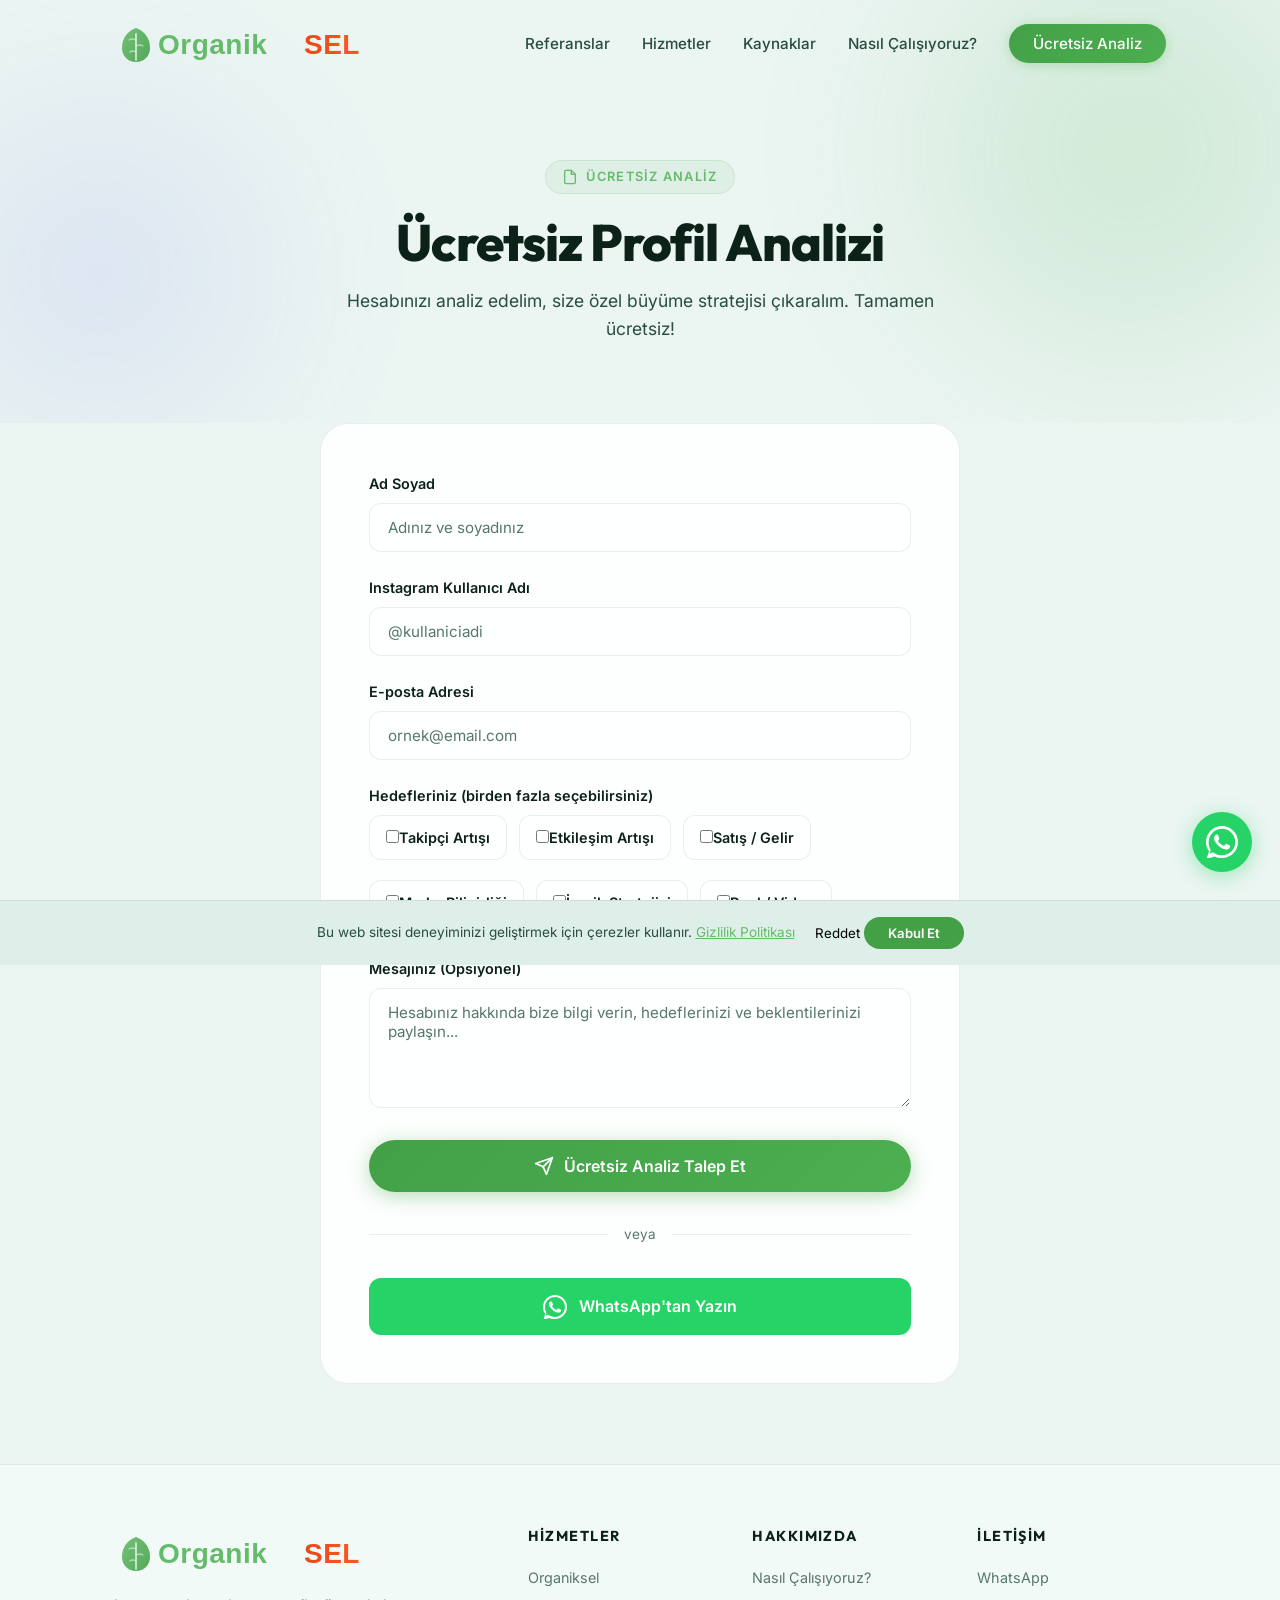
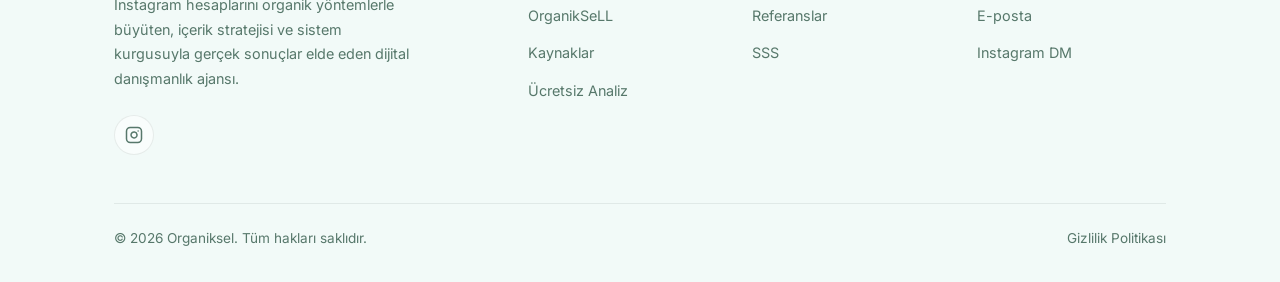
<file: profile-analysis.html>
<!DOCTYPE html>
<html lang="tr">

<head>
  <meta charset="UTF-8">
  <meta name="viewport" content="width=device-width, initial-scale=1.0">
  <link rel="preconnect" href="https://fonts.googleapis.com">
  <link rel="preconnect" href="https://fonts.gstatic.com" crossorigin>
  <link href="https://fonts.googleapis.com/css2?family=Inter:wght@300;400;500;600;700;800&family=Outfit:wght@400;500;600;700;800;900&display=swap" rel="stylesheet">
  <title>Ücretsiz Instagram Profil Analizi — Organiksel</title>
  <meta name="description" content="Instagram hesabınız için ücretsiz profil analizi alın. Organiksel uzmanları hesabınızı detaylı inceleyip size özel büyüme stratejisi çıkarsın. Hemen başvurun!">
  <link rel="canonical" href="https://organiksel.com/profile-analysis">
  <meta property="og:title" content="Ücretsiz Instagram Profil Analizi — Organiksel">
  <meta property="og:description" content="Instagram hesabınız için ücretsiz profil analizi alın. Size özel büyüme stratejisi çıkaralım!">
  <meta property="og:type" content="website">
  <meta property="og:url" content="https://organiksel.com/profile-analysis">
  <meta property="og:image" content="https://organiksel.com/assets/og-image.png">
  <meta property="og:locale" content="tr_TR">
  <meta property="og:site_name" content="Organiksel">
  <meta name="twitter:card" content="summary_large_image">
  <meta name="twitter:title" content="Ücretsiz Instagram Profil Analizi — Organiksel">
  <meta name="twitter:image" content="https://organiksel.com/assets/og-image.png">
  <link rel="icon" type="image/svg+xml" href="assets/logo-dark.svg">
  <link rel="icon" type="image/png" sizes="32x32" href="assets/favicon-32.png">
  <meta http-equiv="X-Content-Type-Options" content="nosniff">
  <meta http-equiv="X-Frame-Options" content="DENY">
  <meta name="referrer" content="strict-origin-when-cross-origin">
  <script async src="https://www.googletagmanager.com/gtag/js?id=G-YB4C211V8L"></script>
  <script>
    window.dataLayer = window.dataLayer || [];
    function gtag(){dataLayer.push(arguments);}
    gtag('js', new Date());
    gtag('config', 'G-YB4C211V8L');
  </script>
  <script type="application/ld+json">
  {"@context":"https://schema.org","@type":"BreadcrumbList","itemListElement":[{"@type":"ListItem","position":1,"name":"Ana Sayfa","item":"https://organiksel.com/"},{"@type":"ListItem","position":2,"name":"Ücretsiz Profil Analizi","item":"https://organiksel.com/profile-analysis"}]}
  </script>
  <link rel="preload" href="css/style.min.css" as="style">
  <link rel="stylesheet" href="css/style.min.css">
</head>

<body>

  <div class="preloader" id="preloader">
    <div class="preloader-logo"><img src="assets/logo-inline.svg" alt="Organiksel" width="160" height="28"></div>
  </div>

  <nav class="navbar scrolled" id="navbar">
    <div class="container">
      <a href="index.html" class="navbar-logo"><img src="assets/logo-inline.svg" alt="Organiksel" width="160" height="28"></a>
      <ul class="nav-links">
        <li><a href="index.html#referanslar">Referanslar</a></li>
        <li><a href="index.html#hizmetler">Hizmetler</a></li>
        <li><a href="resources.html">Kaynaklar</a></li>
        <li><a href="how-we-work.html">Nasıl Çalışıyoruz?</a></li>
        <li><a href="profile-analysis.html" class="nav-cta active">Ücretsiz Analiz</a></li>
      </ul>
      <div class="hamburger" id="hamburger"><span></span><span></span><span></span></div>
    </div>
  </nav>

  <div class="mobile-menu" id="mobileMenu">
    <a href="index.html">Ana Sayfa</a>
    <a href="index.html#referanslar">Referanslar</a>
    <a href="index.html#hizmetler">Hizmetler</a>
    <a href="resources.html">Kaynaklar</a>
    <a href="how-we-work.html">Nasıl Çalışıyoruz?</a>
    <a href="profile-analysis.html">Ücretsiz Analiz</a>
  </div>

  <main>
  <section class="subpage-hero">
    <div class="hero-bg">
      <div class="hero-orb hero-orb-1"></div>
      <div class="hero-orb hero-orb-2"></div>
    </div>
    <div class="container" style="position:relative;z-index:1;">
      <span class="section-badge fade-up">
        <svg width="16" height="16" viewBox="0 0 24 24" fill="none" stroke="currentColor" stroke-width="2">
          <path d="M14 2H6a2 2 0 0 0-2 2v16a2 2 0 0 0 2 2h12a2 2 0 0 0 2-2V8z"></path>
          <polyline points="14 2 14 8 20 8"></polyline>
        </svg>
        Ücretsiz Analiz
      </span>
      <h1 class="section-title fade-up" style="font-size:clamp(2rem,4vw,3.5rem);margin-bottom:16px;">
        Ücretsiz <span class="highlight">Profil Analizi</span>
      </h1>
      <p class="section-desc fade-up">Hesabınızı analiz edelim, size özel büyüme stratejisi çıkaralım. Tamamen ücretsiz!
      </p>
    </div>
  </section>

  <section class="form-page" style="padding-top:0;">
    <div class="container">
      <div class="form-container">
        <div class="form-card fade-up">
          <div class="form-content">
            <form id="analysisForm" action="https://api.web3forms.com/submit" method="POST" novalidate>
              <input type="hidden" name="access_key" value="71f36644-29db-4288-ba9d-532e6444fe15">
              <input type="hidden" name="subject" value="Yeni Profil Analizi Talebi - Organiksel">
              <input type="hidden" name="from_name" value="Organiksel Website">
              <input type="checkbox" name="botcheck" class="hidden" style="display: none;">
              <div class="form-group">
                <label for="fullName">Ad Soyad</label>
                <input type="text" id="fullName" name="fullName" placeholder="Adınız ve soyadınız" required>
              </div>
              <div class="form-group">
                <label for="instagram">Instagram Kullanıcı Adı</label>
                <input type="text" id="instagram" name="instagram" placeholder="@kullaniciadi" required>
              </div>
              <div class="form-group">
                <label for="email">E-posta Adresi</label>
                <input type="email" id="email" name="email" placeholder="ornek@email.com" required>
              </div>
              <div class="form-group">
                <label>Hedefleriniz (birden fazla seçebilirsiniz)</label>
                <div class="checkbox-group">
                  <label class="checkbox-item"><input type="checkbox" name="goals" value="takipci"><span>Takipçi
                      Artışı</span></label>
                  <label class="checkbox-item"><input type="checkbox" name="goals" value="etkilesim"><span>Etkileşim
                      Artışı</span></label>
                  <label class="checkbox-item"><input type="checkbox" name="goals" value="satis"><span>Satış /
                      Gelir</span></label>
                  <label class="checkbox-item"><input type="checkbox" name="goals" value="marka"><span>Marka
                      Bilinirliği</span></label>
                  <label class="checkbox-item"><input type="checkbox" name="goals" value="icerik"><span>İçerik
                      Stratejisi</span></label>
                  <label class="checkbox-item"><input type="checkbox" name="goals" value="reel"><span>Reel /
                      Video</span></label>
                </div>
              </div>
              <div class="form-group">
                <label for="message">Mesajınız (Opsiyonel)</label>
                <textarea id="message" name="message"
                  placeholder="Hesabınız hakkında bize bilgi verin, hedeflerinizi ve beklentilerinizi paylaşın..."></textarea>
              </div>
              <button type="submit" class="btn btn-primary" style="width:100%;justify-content:center;">
                <svg width="20" height="20" viewBox="0 0 24 24" fill="none" stroke="currentColor" stroke-width="2"
                  stroke-linecap="round" stroke-linejoin="round">
                  <line x1="22" y1="2" x2="11" y2="13"></line>
                  <polygon points="22 2 15 22 11 13 2 9 22 2"></polygon>
                </svg>
                Ücretsiz Analiz Talep Et
              </button>
            </form>
            <div class="form-divider">veya</div>
            <a href="https://wa.me/905550497360" target="_blank" rel="noopener noreferrer" class="whatsapp-btn">
              <svg viewBox="0 0 24 24" fill="currentColor">
                <path
                  d="M17.472 14.382c-.297-.149-1.758-.867-2.03-.967-.273-.099-.471-.148-.67.15-.197.297-.767.966-.94 1.164-.173.199-.347.223-.644.075-.297-.15-1.255-.463-2.39-1.475-.883-.788-1.48-1.761-1.653-2.059-.173-.297-.018-.458.13-.606.134-.133.298-.347.446-.52.149-.174.198-.298.298-.497.099-.198.05-.371-.025-.52-.075-.149-.669-1.612-.916-2.207-.242-.579-.487-.5-.669-.51-.173-.008-.371-.01-.57-.01-.198 0-.52.074-.792.372-.272.297-1.04 1.016-1.04 2.479 0 1.462 1.065 2.875 1.213 3.074.149.198 2.096 3.2 5.077 4.487.709.306 1.262.489 1.694.625.712.227 1.36.195 1.871.118.571-.085 1.758-.719 2.006-1.413.248-.694.248-1.289.173-1.413-.074-.124-.272-.198-.57-.347z" />
                <path
                  d="M12 0C5.373 0 0 5.373 0 12c0 2.625.846 5.059 2.284 7.034L.789 23.492a.75.75 0 0 0 .917.918l4.458-1.495A11.945 11.945 0 0 0 12 24c6.627 0 12-5.373 12-12S18.627 0 12 0zm0 22c-2.326 0-4.48-.737-6.244-1.99l-.436-.324-2.645.887.886-2.645-.324-.436A9.956 9.956 0 0 1 2 12C2 6.486 6.486 2 12 2s10 4.486 10 10-4.486 10-10 10z" />
              </svg>
              WhatsApp'tan Yazın
            </a>
          </div>
          <div class="form-success">
            <div class="success-icon">✓</div>
            <h3>Talebiniz Alındı! 🎉</h3>
            <p>En kısa sürede size dönüş yapacağız. Profil analizinizi hazırlayıp e-posta adresinize göndereceğiz.</p>
            <div style="margin-top:32px;">
              <a href="index.html" class="btn btn-secondary">Ana Sayfaya Dön</a>
            </div>
          </div>
        </div>
      </div>
    </div>
  </section>

  </main>

  <footer class="footer">
    <div class="container">
      <div class="footer-grid">
        <div class="footer-brand">
          <a href="index.html" class="navbar-logo">
            <img src="assets/logo-inline.svg" alt="Organiksel" width="160" height="28">
          </a>
          <p>Instagram hesaplarını organik yöntemlerle büyüten, içerik stratejisi ve sistem kurgusuyla gerçek sonuçlar
            elde eden dijital danışmanlık ajansı.</p>
          <div class="footer-social">
            <a href="https://www.instagram.com/organiksel?igsh=MWZodTF1YjY3ZHNtMw==" target="_blank" rel="noopener noreferrer" aria-label="Instagram">
              <svg width="18" height="18" viewBox="0 0 24 24" fill="none" stroke="currentColor" stroke-width="2"
                stroke-linecap="round" stroke-linejoin="round">
                <rect x="2" y="2" width="20" height="20" rx="5" ry="5"></rect>
                <path d="M16 11.37A4 4 0 1 1 12.63 8 4 4 0 0 1 16 11.37z"></path>
                <line x1="17.5" y1="6.5" x2="17.51" y2="6.5"></line>
              </svg>
            </a>
          </div>
        </div>
        <div class="footer-col">
          <h4>Hizmetler</h4>
          <ul>
            <li><a href="services.html">Organiksel</a></li>
            <li><a href="services.html">OrganikSeLL</a></li>
            <li><a href="resources.html">Kaynaklar</a></li>
            <li><a href="profile-analysis.html">Ücretsiz Analiz</a></li>
          </ul>
        </div>
        <div class="footer-col">
          <h4>Hakkımızda</h4>
          <ul>
            <li><a href="how-we-work.html">Nasıl Çalışıyoruz?</a></li>
            <li><a href="index.html#referanslar">Referanslar</a></li>
            <li><a href="index.html#sss">SSS</a></li>
          </ul>
        </div>
        <div class="footer-col">
          <h4>İletişim</h4>
          <ul>
            <li><a href="https://wa.me/905550497360" target="_blank" rel="noopener noreferrer">WhatsApp</a></li>
            <li><a href="mailto:avadigitaltr@gmail.com">E-posta</a></li>
            <li><a href="https://www.instagram.com/organiksel?igsh=MWZodTF1YjY3ZHNtMw==" target="_blank" rel="noopener noreferrer">Instagram DM</a></li>
          </ul>
        </div>
      </div>
      <div class="footer-bottom">
        <span>&copy; 2026 Organiksel. Tüm hakları saklıdır.</span>
        <span><a href="privacy-policy.html">Gizlilik Politikası</a></span>
      </div>
    </div>
  </footer>

  <a href="https://wa.me/905550497360" class="whatsapp-float" target="_blank" rel="noopener noreferrer" aria-label="WhatsApp"><span
      class="whatsapp-float-tooltip">Bize yazın!</span><svg viewBox="0 0 24 24">
      <path
        d="M17.472 14.382c-.297-.149-1.758-.867-2.03-.967-.273-.099-.471-.148-.67.15-.197.297-.767.966-.94 1.164-.173.199-.347.223-.644.075-.297-.15-1.255-.463-2.39-1.475-.883-.788-1.48-1.761-1.653-2.059-.173-.297-.018-.458.13-.606.134-.133.298-.347.446-.52.149-.174.198-.298.298-.497.099-.198.05-.371-.025-.52-.075-.149-.669-1.612-.916-2.207-.242-.579-.487-.5-.669-.51-.173-.008-.371-.01-.57-.01-.198 0-.52.074-.792.372-.272.297-1.04 1.016-1.04 2.479 0 1.462 1.065 2.875 1.213 3.074.149.198 2.096 3.2 5.077 4.487.709.306 1.262.489 1.694.625.712.227 1.36.195 1.871.118.571-.085 1.758-.719 2.006-1.413.248-.694.248-1.289.173-1.413-.074-.124-.272-.198-.57-.347z" />
      <path
        d="M12 0C5.373 0 0 5.373 0 12c0 2.625.846 5.059 2.284 7.034L.789 23.492a.75.75 0 0 0 .917.918l4.458-1.495A11.945 11.945 0 0 0 12 24c6.627 0 12-5.373 12-12S18.627 0 12 0zm0 22c-2.326 0-4.48-.737-6.244-1.99l-.436-.324-2.645.887.886-2.645-.324-.436A9.956 9.956 0 0 1 2 12C2 6.486 6.486 2 12 2s10 4.486 10 10-4.486 10-10 10z" />
    </svg></a>
  <button class="scroll-top" id="scrollTop" aria-label="Scroll to top"><svg viewBox="0 0 24 24" fill="none"
      stroke="currentColor" stroke-width="2" stroke-linecap="round" stroke-linejoin="round">
      <polyline points="18 15 12 9 6 15"></polyline>
    </svg></button>
  <div class="cookie-banner" id="cookieBanner">
    <p>Bu web sitesi deneyiminizi geliştirmek için çerezler kullanır. <a href="privacy-policy.html" style="color:var(--green-400);text-decoration:underline;">Gizlilik Politikası</a></p>
    <div class="cookie-actions">
      <button class="cookie-reject" id="cookieReject">Reddet</button>
      <button class="cookie-accept" id="cookieAccept">Kabul Et</button>
    </div>
  </div>

  <script src="js/main.min.js"></script>
</body>

</html>
</file>
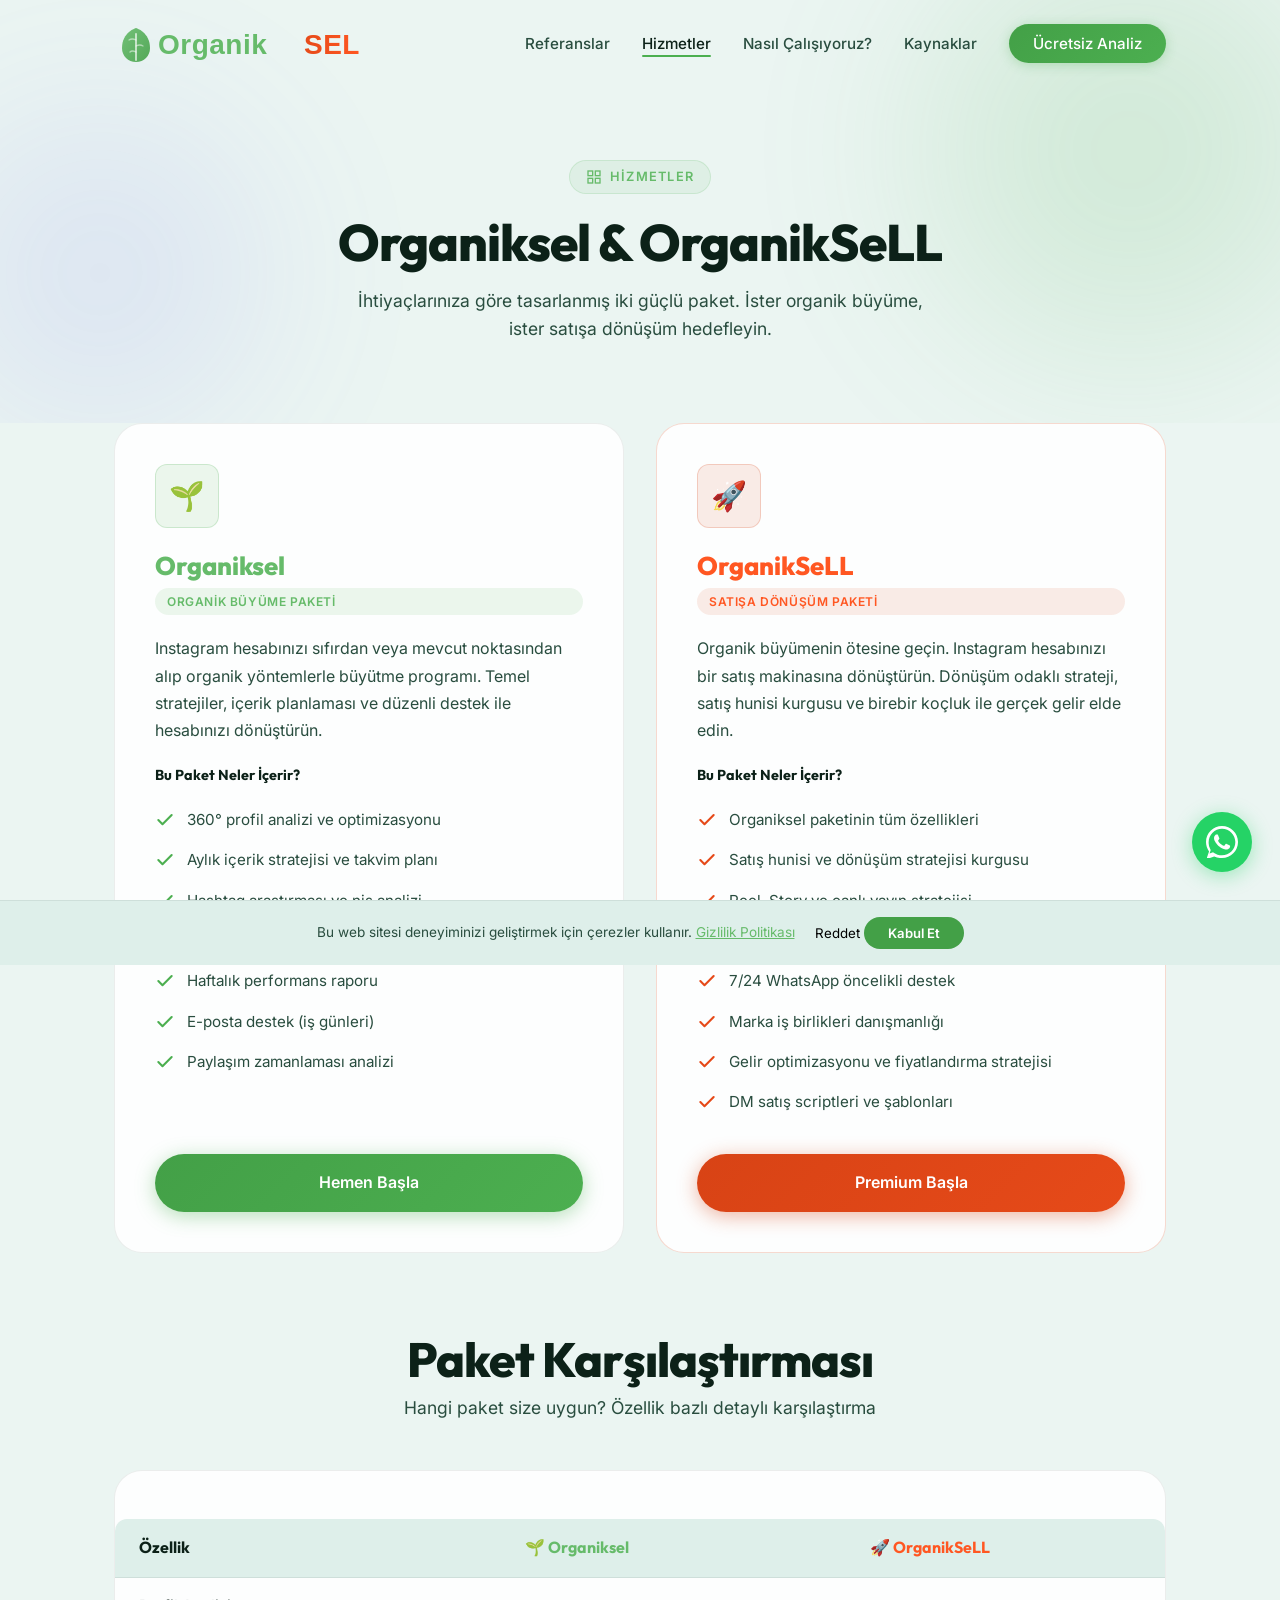
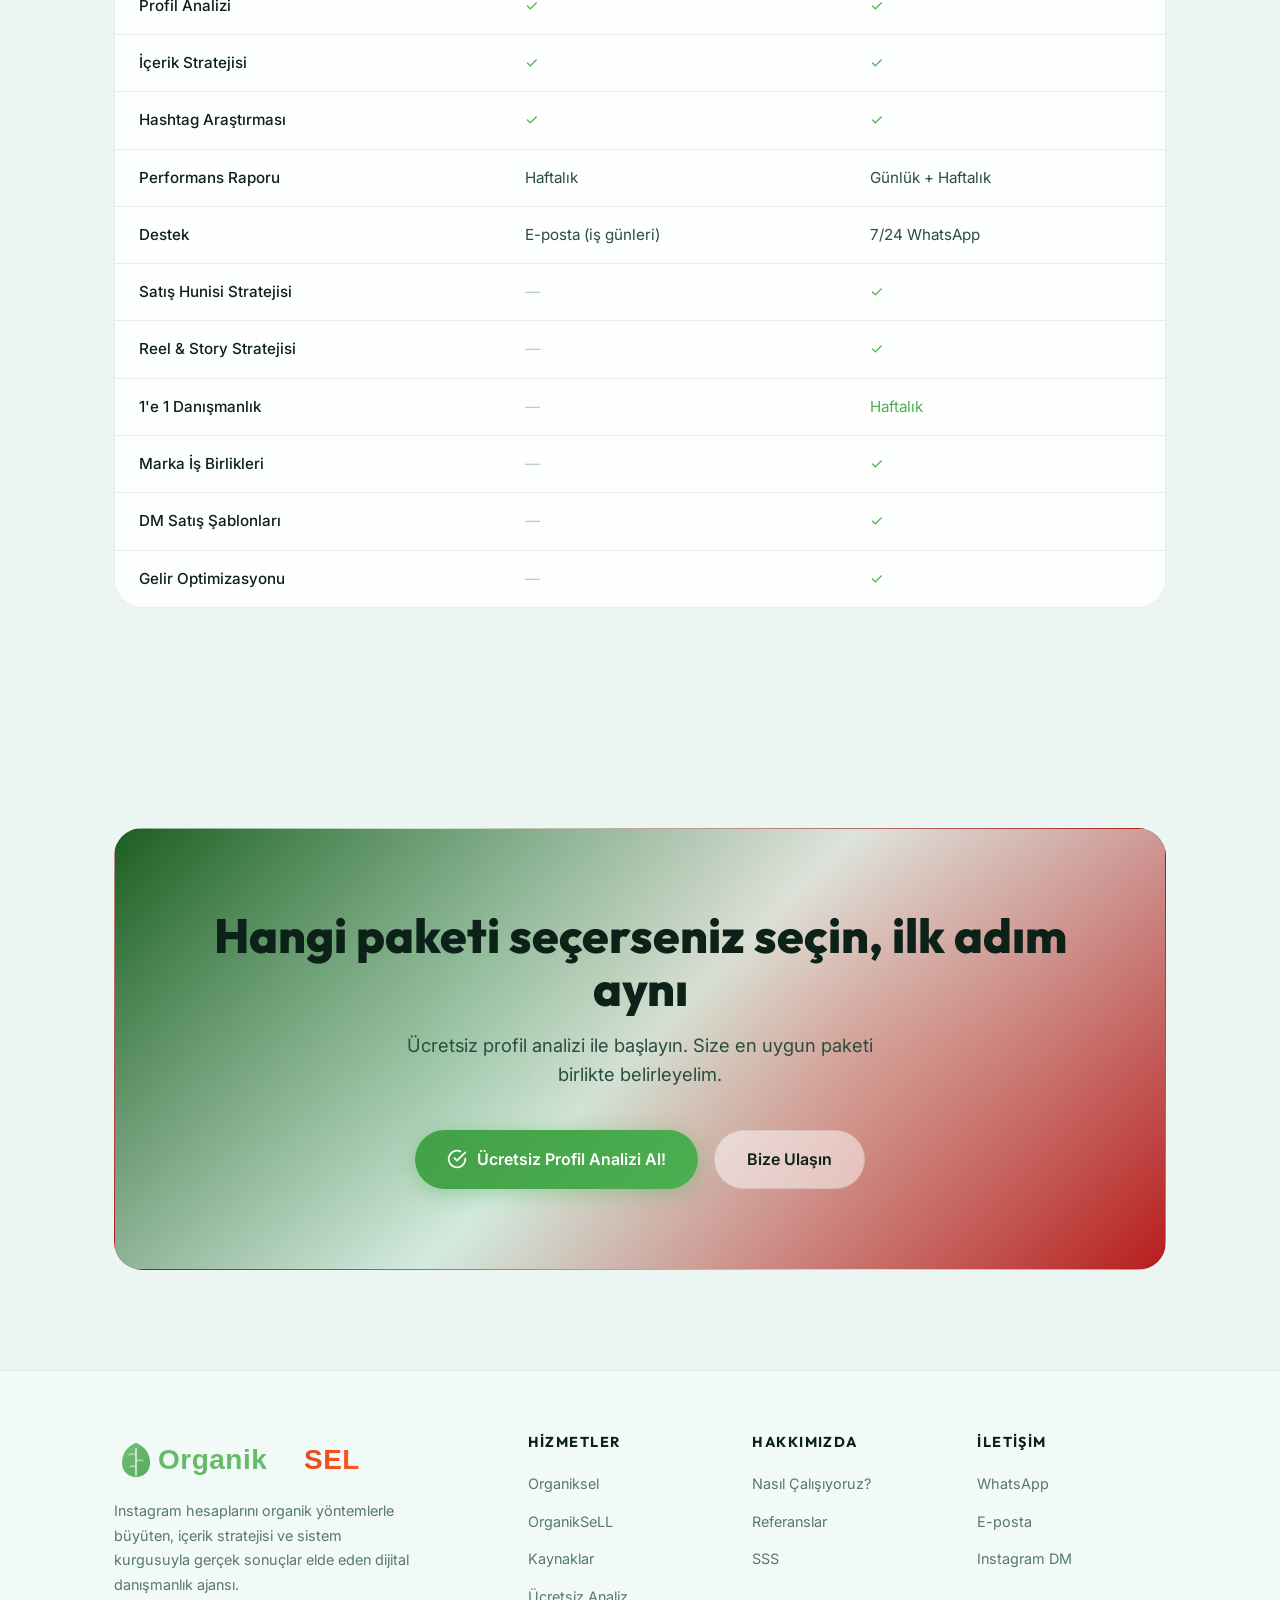
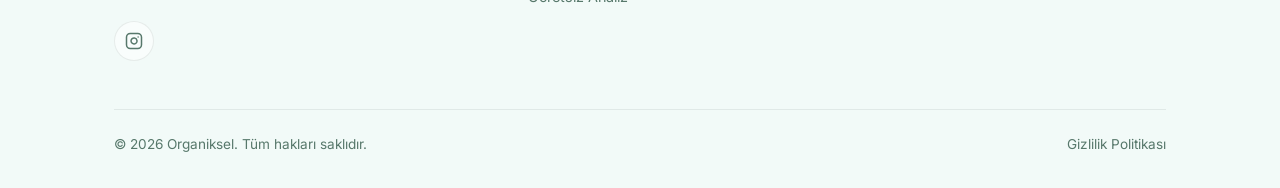
<file: services.html>
<!DOCTYPE html>
<html lang="tr">

<head>
  <meta charset="UTF-8">
  <meta name="viewport" content="width=device-width, initial-scale=1.0">
  <link rel="preconnect" href="https://fonts.googleapis.com">
  <link rel="preconnect" href="https://fonts.gstatic.com" crossorigin>
  <link href="https://fonts.googleapis.com/css2?family=Inter:wght@300;400;500;600;700;800&family=Outfit:wght@400;500;600;700;800;900&display=swap" rel="stylesheet">
  <title>Instagram Danışmanlık Paketleri — Organiksel &amp; OrganikSeLL</title>
  <meta name="description" content="Organiksel ve OrganikSeLL hizmet paketlerini karşılaştırın. Profil analizi, içerik stratejisi, satış hunisi ve birebir danışmanlık ile Instagram hesabınızı büyütün.">
  <link rel="canonical" href="https://organiksel.com/services">
  <meta property="og:title" content="Instagram Danışmanlık Paketleri — Organiksel &amp; OrganikSeLL">
  <meta property="og:description" content="Organiksel ve OrganikSeLL hizmet paketlerini karşılaştırın. Instagram hesabınız için en uygun büyüme paketini seçin.">
  <meta property="og:type" content="website">
  <meta property="og:url" content="https://organiksel.com/services">
  <meta property="og:image" content="https://organiksel.com/assets/og-image.png">
  <meta property="og:locale" content="tr_TR">
  <meta property="og:site_name" content="Organiksel">
  <meta name="twitter:card" content="summary_large_image">
  <meta name="twitter:title" content="Instagram Danışmanlık Paketleri — Organiksel">
  <meta name="twitter:image" content="https://organiksel.com/assets/og-image.png">
  <link rel="icon" type="image/svg+xml" href="assets/logo-dark.svg">
  <link rel="icon" type="image/png" sizes="32x32" href="assets/favicon-32.png"><link rel="icon" type="image/png" sizes="32x32" href="assets/favicon-32.png">
  <meta http-equiv="X-Content-Type-Options" content="nosniff">
  <meta http-equiv="X-Frame-Options" content="DENY">
  <meta name="referrer" content="strict-origin-when-cross-origin">
  <script async src="https://www.googletagmanager.com/gtag/js?id=G-YB4C211V8L"></script>
  <script>
    window.dataLayer = window.dataLayer || [];
    function gtag(){dataLayer.push(arguments);}
    gtag('js', new Date());
    gtag('config', 'G-YB4C211V8L');
  </script>
  <script type="application/ld+json">
  {"@context":"https://schema.org","@type":"Service","provider":{"@type":"ProfessionalService","name":"Organiksel","url":"https://organiksel.com"},"name":"Instagram Danışmanlık Hizmetleri","description":"Instagram organik büyüme ve satışa dönüşüm danışmanlık paketleri.","areaServed":"TR"}
  </script>
  <script type="application/ld+json">
  {"@context":"https://schema.org","@type":"BreadcrumbList","itemListElement":[{"@type":"ListItem","position":1,"name":"Ana Sayfa","item":"https://organiksel.com/"},{"@type":"ListItem","position":2,"name":"Hizmetler","item":"https://organiksel.com/services"}]}
  </script>
  <link rel="preload" href="css/style.min.css" as="style">
  <link rel="stylesheet" href="css/style.min.css">
</head>

<body>

  <div class="preloader" id="preloader">
    <div class="preloader-logo">
      <img src="assets/logo-inline.svg" alt="Organiksel" width="160" height="28">
    </div>
  </div>

  <nav class="navbar scrolled" id="navbar">
    <div class="container">
      <a href="index.html" class="navbar-logo">
        <img src="assets/logo-inline.svg" alt="Organiksel" width="160" height="28">
      </a>
      <ul class="nav-links">
        <li><a href="index.html#referanslar">Referanslar</a></li>
        <li><a href="services.html" class="active">Hizmetler</a></li>
        <li><a href="how-we-work.html">Nasıl Çalışıyoruz?</a></li>
        <li><a href="resources.html">Kaynaklar</a></li>
        <li><a href="profile-analysis.html" class="nav-cta">Ücretsiz Analiz</a></li>
      </ul>
      <div class="hamburger" id="hamburger">
        <span></span>
        <span></span>
        <span></span>
      </div>
    </div>
  </nav>

  <div class="mobile-menu" id="mobileMenu">
    <a href="index.html">Ana Sayfa</a>
    <a href="index.html#referanslar">Referanslar</a>
    <a href="services.html">Hizmetler</a>
    <a href="resources.html">Kaynaklar</a>
    <a href="how-we-work.html">Nasıl Çalışıyoruz?</a>
    <a href="profile-analysis.html">Ücretsiz Analiz</a>
  </div>

  <main>
  <section class="subpage-hero">
    <div class="hero-bg">
      <div class="hero-orb hero-orb-1"></div>
      <div class="hero-orb hero-orb-2"></div>
    </div>
    <div class="container" style="position:relative;z-index:1;">
      <span class="section-badge fade-up">
        <svg width="16" height="16" viewBox="0 0 24 24" fill="none" stroke="currentColor" stroke-width="2">
          <rect x="3" y="3" width="7" height="7"></rect>
          <rect x="14" y="3" width="7" height="7"></rect>
          <rect x="3" y="14" width="7" height="7"></rect>
          <rect x="14" y="14" width="7" height="7"></rect>
        </svg>
        Hizmetler
      </span>
      <h1 class="section-title fade-up" style="font-size:clamp(2rem,4vw,3.5rem);margin-bottom:16px;">
        <span class="highlight">Organiksel</span> & <span class="highlight-red">OrganikSeLL</span>
      </h1>
      <p class="section-desc fade-up">İhtiyaçlarınıza göre tasarlanmış iki güçlü paket. İster organik büyüme, ister
        satışa dönüşüm hedefleyin.</p>
    </div>
  </section>

  <section style="padding-top:0;">
    <div class="container">
      <div class="services-grid" style="margin-bottom:80px;">
        <div class="service-card fade-up">
          <div class="service-icon">🌱</div>
          <h3>Organiksel</h3>
          <span class="service-tag">Organik Büyüme Paketi</span>
          <p class="service-desc">Instagram hesabınızı sıfırdan veya mevcut noktasından alıp organik yöntemlerle büyütme
            programı. Temel stratejiler, içerik planlaması ve düzenli destek ile hesabınızı dönüştürün.</p>
          <h4 style="font-size:0.9rem;color:var(--text-primary);margin-bottom:16px;font-family:var(--font-heading);">Bu
            Paket Neler İçerir?</h4>
          <ul class="service-features">
            <li><svg viewBox="0 0 24 24" fill="none" stroke="currentColor" stroke-width="2.5" stroke-linecap="round"
                stroke-linejoin="round">
                <polyline points="20 6 9 17 4 12"></polyline>
              </svg>360° profil analizi ve optimizasyonu</li>
            <li><svg viewBox="0 0 24 24" fill="none" stroke="currentColor" stroke-width="2.5" stroke-linecap="round"
                stroke-linejoin="round">
                <polyline points="20 6 9 17 4 12"></polyline>
              </svg>Aylık içerik stratejisi ve takvim planı</li>
            <li><svg viewBox="0 0 24 24" fill="none" stroke="currentColor" stroke-width="2.5" stroke-linecap="round"
                stroke-linejoin="round">
                <polyline points="20 6 9 17 4 12"></polyline>
              </svg>Hashtag araştırması ve niş analizi</li>
            <li><svg viewBox="0 0 24 24" fill="none" stroke="currentColor" stroke-width="2.5" stroke-linecap="round"
                stroke-linejoin="round">
                <polyline points="20 6 9 17 4 12"></polyline>
              </svg>Bio ve profil düzenleme önerileri</li>
            <li><svg viewBox="0 0 24 24" fill="none" stroke="currentColor" stroke-width="2.5" stroke-linecap="round"
                stroke-linejoin="round">
                <polyline points="20 6 9 17 4 12"></polyline>
              </svg>Haftalık performans raporu</li>
            <li><svg viewBox="0 0 24 24" fill="none" stroke="currentColor" stroke-width="2.5" stroke-linecap="round"
                stroke-linejoin="round">
                <polyline points="20 6 9 17 4 12"></polyline>
              </svg><a href="mailto:avadigitaltr@gmail.com" style="color:inherit;text-decoration:none;">E-posta destek (iş günleri)</a></li>
            <li><svg viewBox="0 0 24 24" fill="none" stroke="currentColor" stroke-width="2.5" stroke-linecap="round"
                stroke-linejoin="round">
                <polyline points="20 6 9 17 4 12"></polyline>
              </svg>Paylaşım zamanlaması analizi</li>
          </ul>
          <a href="profile-analysis.html" class="btn btn-primary" style="width:100%;justify-content:center;">Hemen
            Başla</a>
        </div>

        <div class="service-card premium fade-up">
          <div class="service-icon">🚀</div>
          <h3>OrganikSeLL</h3>
          <span class="service-tag">Satışa Dönüşüm Paketi</span>
          <p class="service-desc">Organik büyümenin ötesine geçin. Instagram hesabınızı bir satış makinasına dönüştürün.
            Dönüşüm odaklı strateji, satış hunisi kurgusu ve birebir koçluk ile gerçek gelir elde edin.</p>
          <h4 style="font-size:0.9rem;color:var(--text-primary);margin-bottom:16px;font-family:var(--font-heading);">Bu
            Paket Neler İçerir?</h4>
          <ul class="service-features">
            <li><svg viewBox="0 0 24 24" fill="none" stroke="currentColor" stroke-width="2.5" stroke-linecap="round"
                stroke-linejoin="round">
                <polyline points="20 6 9 17 4 12"></polyline>
              </svg>Organiksel paketinin tüm özellikleri</li>
            <li><svg viewBox="0 0 24 24" fill="none" stroke="currentColor" stroke-width="2.5" stroke-linecap="round"
                stroke-linejoin="round">
                <polyline points="20 6 9 17 4 12"></polyline>
              </svg>Satış hunisi ve dönüşüm stratejisi kurgusu</li>
            <li><svg viewBox="0 0 24 24" fill="none" stroke="currentColor" stroke-width="2.5" stroke-linecap="round"
                stroke-linejoin="round">
                <polyline points="20 6 9 17 4 12"></polyline>
              </svg>Reel, Story ve canlı yayın stratejisi</li>
            <li><svg viewBox="0 0 24 24" fill="none" stroke="currentColor" stroke-width="2.5" stroke-linecap="round"
                stroke-linejoin="round">
                <polyline points="20 6 9 17 4 12"></polyline>
              </svg>Haftalık 1'e 1 danışmanlık seansları (video)</li>
            <li><svg viewBox="0 0 24 24" fill="none" stroke="currentColor" stroke-width="2.5" stroke-linecap="round"
                stroke-linejoin="round">
                <polyline points="20 6 9 17 4 12"></polyline>
              </svg>7/24 WhatsApp öncelikli destek</li>
            <li><svg viewBox="0 0 24 24" fill="none" stroke="currentColor" stroke-width="2.5" stroke-linecap="round"
                stroke-linejoin="round">
                <polyline points="20 6 9 17 4 12"></polyline>
              </svg>Marka iş birlikleri danışmanlığı</li>
            <li><svg viewBox="0 0 24 24" fill="none" stroke="currentColor" stroke-width="2.5" stroke-linecap="round"
                stroke-linejoin="round">
                <polyline points="20 6 9 17 4 12"></polyline>
              </svg>Gelir optimizasyonu ve fiyatlandırma stratejisi</li>
            <li><svg viewBox="0 0 24 24" fill="none" stroke="currentColor" stroke-width="2.5" stroke-linecap="round"
                stroke-linejoin="round">
                <polyline points="20 6 9 17 4 12"></polyline>
              </svg>DM satış scriptleri ve şablonları</li>
          </ul>
          <a href="profile-analysis.html" class="btn btn-red" style="width:100%;justify-content:center;">Premium
            Başla</a>
        </div>
      </div>

      <div class="fade-up">
        <h2 class="section-title" style="text-align:center;margin-bottom:8px;">Paket Karşılaştırması</h2>
        <p class="section-desc" style="text-align:center;margin-bottom:48px;">Hangi paket size uygun? Özellik bazlı
          detaylı karşılaştırma</p>
        <div
          style="background:var(--bg-card);border:1px solid var(--border-glass);border-radius:var(--radius-xl);overflow:hidden;">
          <table class="compare-table">
            <thead>
              <tr>
                <th>Özellik</th>
                <th style="color:var(--green-400);">🌱 Organiksel</th>
                <th style="color:var(--red-400);">🚀 OrganikSeLL</th>
              </tr>
            </thead>
            <tbody>
              <tr>
                <td>Profil Analizi</td>
                <td><span class="check-icon">✓</span></td>
                <td><span class="check-icon">✓</span></td>
              </tr>
              <tr>
                <td>İçerik Stratejisi</td>
                <td><span class="check-icon">✓</span></td>
                <td><span class="check-icon">✓</span></td>
              </tr>
              <tr>
                <td>Hashtag Araştırması</td>
                <td><span class="check-icon">✓</span></td>
                <td><span class="check-icon">✓</span></td>
              </tr>
              <tr>
                <td>Performans Raporu</td>
                <td>Haftalık</td>
                <td>Günlük + Haftalık</td>
              </tr>
              <tr>
                <td>Destek</td>
                <td><a href="mailto:avadigitaltr@gmail.com" style="color:inherit;text-decoration:none;">E-posta (iş günleri)</a></td>
                <td>7/24 WhatsApp</td>
              </tr>
              <tr>
                <td>Satış Hunisi Stratejisi</td>
                <td><span class="x-icon">—</span></td>
                <td><span class="check-icon">✓</span></td>
              </tr>
              <tr>
                <td>Reel & Story Stratejisi</td>
                <td><span class="x-icon">—</span></td>
                <td><span class="check-icon">✓</span></td>
              </tr>
              <tr>
                <td>1'e 1 Danışmanlık</td>
                <td><span class="x-icon">—</span></td>
                <td><span class="check-icon">Haftalık</span></td>
              </tr>
              <tr>
                <td>Marka İş Birlikleri</td>
                <td><span class="x-icon">—</span></td>
                <td><span class="check-icon">✓</span></td>
              </tr>
              <tr>
                <td>DM Satış Şablonları</td>
                <td><span class="x-icon">—</span></td>
                <td><span class="check-icon">✓</span></td>
              </tr>
              <tr>
                <td>Gelir Optimizasyonu</td>
                <td><span class="x-icon">—</span></td>
                <td><span class="check-icon">✓</span></td>
              </tr>
            </tbody>
          </table>
        </div>
      </div>
    </div>
  </section>

  <section class="cta-section">
    <div class="container">
      <div class="cta-box fade-up">
        <h2>Hangi paketi seçerseniz seçin, <span class="highlight">ilk adım aynı</span></h2>
        <p>Ücretsiz profil analizi ile başlayın. Size en uygun paketi birlikte belirleyelim.</p>
        <div class="cta-actions">
          <a href="profile-analysis.html" class="btn btn-primary">
            <svg width="20" height="20" viewBox="0 0 24 24" fill="none" stroke="currentColor" stroke-width="2"
              stroke-linecap="round" stroke-linejoin="round">
              <path d="M22 11.08V12a10 10 0 1 1-5.93-9.14"></path>
              <polyline points="22 4 12 14.01 9 11.01"></polyline>
            </svg>
            Ücretsiz Profil Analizi Al!
          </a>
          <a href="https://wa.me/905550497360" class="btn btn-secondary" target="_blank" rel="noopener noreferrer">Bize Ulaşın</a>
        </div>
      </div>
    </div>
  </section>

  </main>

  <footer class="footer">
    <div class="container">
      <div class="footer-grid">
        <div class="footer-brand">
          <a href="index.html" class="navbar-logo">
            <img src="assets/logo-inline.svg" alt="Organiksel" width="160" height="28">
          </a>
          <p>Instagram hesaplarını organik yöntemlerle büyüten, içerik stratejisi ve sistem kurgusuyla gerçek sonuçlar
            elde eden dijital danışmanlık ajansı.</p>
          <div class="footer-social">
            <a href="https://www.instagram.com/organiksel?igsh=MWZodTF1YjY3ZHNtMw==" target="_blank" rel="noopener noreferrer" aria-label="Instagram">
              <svg width="18" height="18" viewBox="0 0 24 24" fill="none" stroke="currentColor" stroke-width="2"
                stroke-linecap="round" stroke-linejoin="round">
                <rect x="2" y="2" width="20" height="20" rx="5" ry="5"></rect>
                <path d="M16 11.37A4 4 0 1 1 12.63 8 4 4 0 0 1 16 11.37z"></path>
                <line x1="17.5" y1="6.5" x2="17.51" y2="6.5"></line>
              </svg>
            </a>
          </div>
        </div>
        <div class="footer-col">
          <h4>Hizmetler</h4>
          <ul>
            <li><a href="services.html">Organiksel</a></li>
            <li><a href="services.html">OrganikSeLL</a></li>
            <li><a href="resources.html">Kaynaklar</a></li>
            <li><a href="profile-analysis.html">Ücretsiz Analiz</a></li>
          </ul>
        </div>
        <div class="footer-col">
          <h4>Hakkımızda</h4>
          <ul>
            <li><a href="how-we-work.html">Nasıl Çalışıyoruz?</a></li>
            <li><a href="index.html#referanslar">Referanslar</a></li>
            <li><a href="index.html#sss">SSS</a></li>
          </ul>
        </div>
        <div class="footer-col">
          <h4>İletişim</h4>
          <ul>
            <li><a href="https://wa.me/905550497360" target="_blank" rel="noopener noreferrer">WhatsApp</a></li>
            <li><a href="mailto:avadigitaltr@gmail.com">E-posta</a></li>
            <li><a href="https://www.instagram.com/organiksel?igsh=MWZodTF1YjY3ZHNtMw==" target="_blank" rel="noopener noreferrer">Instagram DM</a></li>
          </ul>
        </div>
      </div>
      <div class="footer-bottom">
        <span>&copy; 2026 Organiksel. Tüm hakları saklıdır.</span>
        <span><a href="privacy-policy.html">Gizlilik Politikası</a></span>
      </div>
    </div>
  </footer>

  <a href="https://wa.me/905550497360" class="whatsapp-float" target="_blank" rel="noopener noreferrer" aria-label="WhatsApp">
    <span class="whatsapp-float-tooltip">Bize yazın!</span>
    <svg viewBox="0 0 24 24">
      <path
        d="M17.472 14.382c-.297-.149-1.758-.867-2.03-.967-.273-.099-.471-.148-.67.15-.197.297-.767.966-.94 1.164-.173.199-.347.223-.644.075-.297-.15-1.255-.463-2.39-1.475-.883-.788-1.48-1.761-1.653-2.059-.173-.297-.018-.458.13-.606.134-.133.298-.347.446-.52.149-.174.198-.298.298-.497.099-.198.05-.371-.025-.52-.075-.149-.669-1.612-.916-2.207-.242-.579-.487-.5-.669-.51-.173-.008-.371-.01-.57-.01-.198 0-.52.074-.792.372-.272.297-1.04 1.016-1.04 2.479 0 1.462 1.065 2.875 1.213 3.074.149.198 2.096 3.2 5.077 4.487.709.306 1.262.489 1.694.625.712.227 1.36.195 1.871.118.571-.085 1.758-.719 2.006-1.413.248-.694.248-1.289.173-1.413-.074-.124-.272-.198-.57-.347z" />
      <path
        d="M12 0C5.373 0 0 5.373 0 12c0 2.625.846 5.059 2.284 7.034L.789 23.492a.75.75 0 0 0 .917.918l4.458-1.495A11.945 11.945 0 0 0 12 24c6.627 0 12-5.373 12-12S18.627 0 12 0zm0 22c-2.326 0-4.48-.737-6.244-1.99l-.436-.324-2.645.887.886-2.645-.324-.436A9.956 9.956 0 0 1 2 12C2 6.486 6.486 2 12 2s10 4.486 10 10-4.486 10-10 10z" />
    </svg>
  </a>
  <button class="scroll-top" id="scrollTop" aria-label="Scroll to top"><svg viewBox="0 0 24 24" fill="none"
      stroke="currentColor" stroke-width="2" stroke-linecap="round" stroke-linejoin="round">
      <polyline points="18 15 12 9 6 15"></polyline>
    </svg></button>
  <div class="cookie-banner" id="cookieBanner">
    <p>Bu web sitesi deneyiminizi geliştirmek için çerezler kullanır. <a href="privacy-policy.html" style="color:var(--green-400);text-decoration:underline;">Gizlilik Politikası</a></p>
    <div class="cookie-actions">
      <button class="cookie-reject" id="cookieReject">Reddet</button>
      <button class="cookie-accept" id="cookieAccept">Kabul Et</button>
    </div>
  </div>

  <script src="js/main.min.js"></script>
</body>

</html>
</file>
<file: css/style.css>
/* Fonts loaded via HTML <link> for performance */

:root {
  --green-900: #1B5E20;
  --green-800: #2E7D32;
  --green-700: #388E3C;
  --green-600: #43A047;
  --green-500: #4CAF50;
  --green-400: #66BB6A;
  --green-300: #81C784;
  --green-200: #A5D6A7;
  --green-100: #C8E6C9;
  --green-50: #E8F5E9;

  --red-900: #B71C1C;
  --red-800: #C62828;
  --red-700: #D32F2F;
  --red-600: #D84315;
  --red-500: #E64A19;
  --red-400: #FF5722;
  --red-300: #FF8A65;
  --red-200: #FFAB91;
  --red-100: #FFCCBC;

  --bg-dark: #EBf5f2;
  --bg-dark-2: #F2FAF8;
  --bg-dark-3: #DEEFEA;
  --bg-card: rgba(255, 255, 255, 0.9);
  --bg-card-hover: rgba(255, 255, 255, 1);
  --bg-glass: rgba(255, 255, 255, 0.5);
  --bg-glass-hover: rgba(255, 255, 255, 0.7);
  --border-glass: rgba(15, 41, 30, 0.08);
  --border-glass-hover: rgba(67, 160, 71, 0.3);

  --text-primary: #0C2118;
  --text-secondary: #294D3F;
  --text-muted: #57786B;
  --text-accent: var(--green-700);

  --shadow-sm: 0 2px 8px rgba(12, 33, 24, 0.05);
  --shadow-md: 0 8px 24px rgba(12, 33, 24, 0.08);
  --shadow-lg: 0 16px 48px rgba(12, 33, 24, 0.12);
  --shadow-glow: 0 0 30px rgba(67, 160, 71, 0.2);
  --shadow-glow-red: 0 0 30px rgba(255, 87, 34, 0.2);

  --radius-sm: 8px;
  --radius-md: 12px;
  --radius-lg: 20px;
  --radius-xl: 28px;
  --radius-full: 999px;

  --transition-fast: 0.2s cubic-bezier(0.4, 0, 0.2, 1);
  --transition-smooth: 0.4s cubic-bezier(0.4, 0, 0.2, 1);
  --transition-slow: 0.6s cubic-bezier(0.4, 0, 0.2, 1);

  --font-body: 'Inter', -apple-system, BlinkMacSystemFont, 'Segoe UI', sans-serif;
  --font-heading: 'Outfit', 'Inter', sans-serif;

  --container-max: 1200px;
  --section-padding: 120px 0;
}

*, *::before, *::after {
  margin: 0;
  padding: 0;
  box-sizing: border-box;
}

html {
  scroll-behavior: smooth;
  font-size: 16px;
  -webkit-font-smoothing: antialiased;
  -moz-osx-font-smoothing: grayscale;
}

body {
  font-family: var(--font-body);
  background-color: var(--bg-dark);
  color: var(--text-primary);
  line-height: 1.6;
  overflow-x: hidden;
}

.container {
  max-width: var(--container-max);
  margin: 0 auto;
  padding: 0 24px;
}

a {
  color: inherit;
  text-decoration: none;
}

img {
  max-width: 100%;
  display: block;
}

button {
  cursor: pointer;
  border: none;
  background: none;
  font-family: inherit;
}

h1, h2, h3, h4, h5, h6 {
  font-family: var(--font-heading);
  line-height: 1.1;
  font-weight: 700;
}

/* ============================================
   NAVBAR
   ============================================ */
.navbar {
  position: fixed;
  top: 0;
  left: 0;
  right: 0;
  z-index: 1000;
  padding: 20px 0;
  transition: var(--transition-smooth);
  background: transparent;
}

.navbar.scrolled {
  background: rgba(10, 14, 26, 0.92);
  backdrop-filter: blur(20px);
  -webkit-backdrop-filter: blur(20px);
  padding: 12px 0;
  border-bottom: 1px solid var(--border-glass);
}

.navbar .container {
  display: flex;
  align-items: center;
  justify-content: space-between;
}

.navbar-logo {
  display: flex;
  align-items: center;
  gap: 12px;
  font-family: var(--font-heading);
  font-weight: 800;
  font-size: 1.5rem;
}

.navbar-logo .logo-text-green {
  color: var(--green-500);
}

.navbar-logo .logo-text-red {
  color: var(--red-600);
}

.navbar-logo img,
.navbar-logo svg {
  height: 48px;
  width: auto;
}

.nav-links {
  display: flex;
  align-items: center;
  gap: 32px;
  list-style: none;
}

.nav-links a {
  font-size: 0.95rem;
  font-weight: 500;
  color: var(--text-secondary);
  transition: var(--transition-fast);
  position: relative;
}

.nav-links a::after {
  content: '';
  position: absolute;
  bottom: -4px;
  left: 0;
  width: 0;
  height: 2px;
  background: var(--green-500);
  transition: var(--transition-fast);
  border-radius: 2px;
}

.nav-links a:hover {
  color: var(--text-primary);
}

.nav-links a:hover::after {
  width: 100%;
}

.nav-cta {
  padding: 10px 24px;
  background: linear-gradient(135deg, var(--green-600), var(--green-500));
  color: white !important;
  border-radius: var(--radius-full);
  font-weight: 600;
  font-size: 0.9rem;
  transition: var(--transition-fast);
  box-shadow: 0 2px 12px rgba(76, 175, 80, 0.3);
}

.nav-cta::after {
  display: none !important;
}

.nav-cta:hover {
  transform: translateY(-2px);
  box-shadow: 0 4px 20px rgba(76, 175, 80, 0.5);
}

.hamburger {
  display: none;
  flex-direction: column;
  gap: 6px;
  cursor: pointer;
  padding: 4px;
  z-index: 1001;
}

.hamburger span {
  width: 28px;
  height: 2px;
  background: var(--text-primary);
  border-radius: 2px;
  transition: var(--transition-fast);
}

.hamburger.active span:nth-child(1) {
  transform: rotate(45deg) translate(6px, 6px);
}

.hamburger.active span:nth-child(2) {
  opacity: 0;
}

.hamburger.active span:nth-child(3) {
  transform: rotate(-45deg) translate(6px, -6px);
}

/* ============================================
   HERO SECTION
   ============================================ */
.hero {
  min-height: 100vh;
  display: flex;
  align-items: center;
  position: relative;
  overflow: hidden;
  padding-top: 80px;
}

.hero-bg {
  position: absolute;
  inset: 0;
  z-index: 0;
}

.hero-orb {
  position: absolute;
  border-radius: 50%;
  filter: blur(80px);
  opacity: 0.4;
  animation: orbFloat 15s ease-in-out infinite;
}

.hero-orb-1 {
  width: 500px;
  height: 500px;
  background: radial-gradient(circle, var(--green-500), transparent);
  top: -100px;
  right: -100px;
  animation-delay: 0s;
}

.hero-orb-2 {
  width: 400px;
  height: 400px;
  background: radial-gradient(circle, rgba(99, 102, 241, 0.7), transparent);
  bottom: -50px;
  left: -100px;
  animation-delay: -5s;
}

.hero-orb-3 {
  width: 300px;
  height: 300px;
  background: radial-gradient(circle, rgba(76, 175, 80, 0.5), rgba(99, 102, 241, 0.3), transparent);
  top: 50%;
  left: 50%;
  transform: translate(-50%, -50%);
  animation-delay: -10s;
  opacity: 0.25;
}

@keyframes orbFloat {
  0%, 100% { transform: translate(0, 0) scale(1); }
  25% { transform: translate(30px, -40px) scale(1.1); }
  50% { transform: translate(-20px, 20px) scale(0.9); }
  75% { transform: translate(40px, 30px) scale(1.05); }
}

.hero-grid {
  position: absolute;
  inset: 0;
  background-image:
    linear-gradient(rgba(99, 102, 241, 0.04) 1px, transparent 1px),
    linear-gradient(90deg, rgba(99, 102, 241, 0.04) 1px, transparent 1px);
  background-size: 60px 60px;
  mask-image: radial-gradient(ellipse 60% 60% at 50% 50%, black 20%, transparent 70%);
  -webkit-mask-image: radial-gradient(ellipse 60% 60% at 50% 50%, black 20%, transparent 70%);
}

.hero .container {
  position: relative;
  z-index: 1;
  text-align: center;
}

.hero-badge {
  display: inline-flex;
  align-items: center;
  gap: 8px;
  padding: 8px 20px;
  background: var(--bg-glass);
  border: 1px solid var(--border-glass);
  border-radius: var(--radius-full);
  font-size: 0.85rem;
  color: var(--text-secondary);
  margin-bottom: 32px;
  backdrop-filter: blur(10px);
}

.hero-badge .dot {
  width: 8px;
  height: 8px;
  background: var(--green-500);
  border-radius: 50%;
  animation: pulse 2s ease-in-out infinite;
}

@keyframes pulse {
  0%, 100% { opacity: 1; transform: scale(1); }
  50% { opacity: 0.5; transform: scale(0.8); }
}

.hero-title {
  font-size: clamp(2.8rem, 6vw, 5rem);
  font-weight: 800;
  margin-bottom: 24px;
  letter-spacing: -0.02em;
  line-height: 1.05;
}

.hero-title .highlight {
  background: linear-gradient(135deg, var(--green-400), var(--green-300));
  -webkit-background-clip: text;
  -webkit-text-fill-color: transparent;
  background-clip: text;
}

.hero-title .highlight-red {
  background: linear-gradient(135deg, var(--red-500), var(--red-400));
  -webkit-background-clip: text;
  -webkit-text-fill-color: transparent;
  background-clip: text;
}

.hero-subtitle {
  font-size: clamp(1.1rem, 2vw, 1.35rem);
  color: var(--text-secondary);
  max-width: 600px;
  margin: 0 auto 48px;
  font-weight: 400;
  line-height: 1.6;
}

.hero-subtitle strong {
  color: var(--text-primary);
  font-weight: 600;
}

.hero-actions {
  display: flex;
  align-items: center;
  justify-content: center;
  gap: 16px;
  flex-wrap: wrap;
}

.btn {
  display: inline-flex;
  align-items: center;
  gap: 10px;
  padding: 16px 32px;
  border-radius: var(--radius-full);
  font-size: 1rem;
  font-weight: 600;
  font-family: var(--font-body);
  transition: var(--transition-fast);
  cursor: pointer;
  position: relative;
  overflow: hidden;
}

.btn-primary {
  background: linear-gradient(135deg, var(--green-600), var(--green-500));
  color: white;
  box-shadow: 0 4px 20px rgba(76, 175, 80, 0.4);
  border: none;
}

.btn-primary:hover {
  transform: translateY(-3px);
  box-shadow: 0 8px 30px rgba(76, 175, 80, 0.6);
}

.btn-primary::before {
  content: '';
  position: absolute;
  inset: 0;
  background: linear-gradient(135deg, transparent, rgba(255,255,255,0.2));
  opacity: 0;
  transition: var(--transition-fast);
}

.btn-primary:hover::before {
  opacity: 1;
}

.btn-secondary {
  background: var(--bg-glass);
  color: var(--text-primary);
  border: 1px solid var(--border-glass);
  backdrop-filter: blur(10px);
}

.btn-secondary:hover {
  background: var(--bg-glass-hover);
  border-color: var(--border-glass-hover);
  transform: translateY(-3px);
}

.btn-red {
  background: linear-gradient(135deg, var(--red-600), var(--red-500));
  color: white;
  box-shadow: 0 4px 20px rgba(216, 67, 21, 0.4);
  border: none;
}

.btn-red:hover {
  transform: translateY(-3px);
  box-shadow: 0 8px 30px rgba(216, 67, 21, 0.6);
}

.hero-stats {
  display: flex;
  justify-content: center;
  gap: 48px;
  margin-top: 72px;
  padding-top: 48px;
  border-top: 1px solid var(--border-glass);
}

.hero-stat {
  text-align: center;
}

.hero-stat-value {
  font-family: var(--font-heading);
  font-size: 2.2rem;
  font-weight: 800;
  color: var(--green-400);
}

.hero-stat-label {
  font-size: 0.85rem;
  color: var(--text-muted);
  margin-top: 4px;
}

/* ============================================
   SECTION COMMON
   ============================================ */
section {
  padding: var(--section-padding);
  position: relative;
}

.section-header {
  text-align: center;
  margin-bottom: 72px;
}

.section-badge {
  display: inline-flex;
  align-items: center;
  gap: 8px;
  padding: 6px 16px;
  background: rgba(76, 175, 80, 0.08);
  border: 1px solid rgba(76, 175, 80, 0.15);
  border-radius: var(--radius-full);
  font-size: 0.8rem;
  font-weight: 600;
  color: var(--green-400);
  text-transform: uppercase;
  letter-spacing: 0.1em;
  margin-bottom: 20px;
}

.section-title {
  font-size: clamp(2rem, 4vw, 3rem);
  font-weight: 800;
  margin-bottom: 16px;
  letter-spacing: -0.02em;
}

.section-desc {
  font-size: 1.1rem;
  color: var(--text-secondary);
  max-width: 600px;
  margin: 0 auto;
}

/* ============================================
   REFERENCES / TESTIMONIALS
   ============================================ */
.references {
  background: var(--bg-dark-2);
}

.ref-grid {
  display: grid;
  grid-template-columns: repeat(3, 1fr);
  gap: 24px;
  margin-bottom: 64px;
}

.ref-card {
  background: var(--bg-card);
  border: 1px solid var(--border-glass);
  border-radius: var(--radius-lg);
  padding: 32px;
  transition: var(--transition-smooth);
  position: relative;
  overflow: hidden;
}

.ref-card::before {
  content: '';
  position: absolute;
  top: 0;
  left: 0;
  right: 0;
  height: 3px;
  background: linear-gradient(90deg, var(--green-500), var(--green-400));
  opacity: 0;
  transition: var(--transition-smooth);
}

.ref-card:hover {
  background: var(--bg-card-hover);
  border-color: var(--border-glass-hover);
  transform: translateY(-4px);
}

.ref-card:hover::before {
  opacity: 1;
}

.ref-stars {
  display: flex;
  gap: 4px;
  margin-bottom: 16px;
}

.ref-stars svg {
  width: 18px;
  height: 18px;
  fill: #FFC107;
}

.ref-text {
  font-size: 0.95rem;
  color: var(--text-secondary);
  line-height: 1.7;
  margin-bottom: 20px;
  font-style: italic;
}

.ref-author {
  display: flex;
  align-items: center;
  gap: 12px;
}

.ref-avatar {
  width: 44px;
  height: 44px;
  border-radius: 50%;
  background: linear-gradient(135deg, var(--green-600), var(--green-400));
  display: flex;
  align-items: center;
  justify-content: center;
  font-weight: 700;
  font-size: 1rem;
  color: white;
}

.ref-author-info h4 {
  font-size: 0.95rem;
  font-weight: 600;
  font-family: var(--font-body);
}

.ref-author-info p {
  font-size: 0.8rem;
  color: var(--text-muted);
}

.ref-stats {
  display: grid;
  grid-template-columns: repeat(4, 1fr);
  gap: 24px;
}

.ref-stat-card {
  text-align: center;
  padding: 32px 16px;
  background: var(--bg-glass);
  border: 1px solid var(--border-glass);
  border-radius: var(--radius-lg);
  transition: var(--transition-smooth);
}

.ref-stat-card:hover {
  border-color: var(--border-glass-hover);
  box-shadow: var(--shadow-glow);
}

.ref-stat-value {
  font-family: var(--font-heading);
  font-size: 2.5rem;
  font-weight: 800;
  color: var(--green-400);
  margin-bottom: 8px;
}

.ref-stat-label {
  font-size: 0.85rem;
  color: var(--text-muted);
}

/* ============================================
   SERVICES
   ============================================ */
.services-grid {
  display: grid;
  grid-template-columns: repeat(2, 1fr);
  gap: 32px;
}

.service-card {
  background: var(--bg-card);
  border: 1px solid var(--border-glass);
  border-radius: var(--radius-xl);
  padding: 48px;
  transition: var(--transition-smooth);
  position: relative;
  overflow: hidden;
  display: flex;
  flex-direction: column;
}

.service-card::after {
  content: '';
  position: absolute;
  top: -50%;
  right: -50%;
  width: 200%;
  height: 200%;
  background: radial-gradient(circle at center, transparent 30%, rgba(76, 175, 80, 0.02) 70%);
  opacity: 0;
  transition: var(--transition-slow);
  pointer-events: none;
}

.service-card:hover {
  transform: translateY(-6px);
  border-color: var(--border-glass-hover);
  box-shadow: var(--shadow-glow);
}

.service-card:hover::after {
  opacity: 1;
}

.service-card.premium {
  border-color: rgba(216, 67, 21, 0.2);
}

.service-card.premium:hover {
  border-color: rgba(216, 67, 21, 0.4);
  box-shadow: var(--shadow-glow-red);
}

.service-icon {
  width: 64px;
  height: 64px;
  border-radius: var(--radius-md);
  display: flex;
  align-items: center;
  justify-content: center;
  margin-bottom: 24px;
  font-size: 1.8rem;
}

.service-card:not(.premium) .service-icon {
  background: rgba(76, 175, 80, 0.1);
  border: 1px solid rgba(76, 175, 80, 0.2);
}

.service-card.premium .service-icon {
  background: rgba(216, 67, 21, 0.1);
  border: 1px solid rgba(216, 67, 21, 0.2);
}

.service-card h3 {
  font-size: 1.8rem;
  font-weight: 800;
  margin-bottom: 8px;
}

.service-card:not(.premium) h3 {
  color: var(--green-400);
}

.service-card.premium h3 {
  color: var(--red-400);
}

.service-tag {
  display: inline-block;
  padding: 4px 12px;
  border-radius: var(--radius-full);
  font-size: 0.75rem;
  font-weight: 600;
  text-transform: uppercase;
  letter-spacing: 0.05em;
  margin-bottom: 20px;
}

.service-card:not(.premium) .service-tag {
  background: rgba(76, 175, 80, 0.1);
  color: var(--green-400);
}

.service-card.premium .service-tag {
  background: rgba(216, 67, 21, 0.1);
  color: var(--red-400);
}

.service-desc {
  color: var(--text-secondary);
  line-height: 1.7;
  margin-bottom: 24px;
}

.service-features {
  list-style: none;
  margin-bottom: 32px;
}

.service-features li {
  display: flex;
  align-items: flex-start;
  gap: 12px;
  padding: 8px 0;
  color: var(--text-secondary);
  font-size: 0.95rem;
}

.service-features li svg {
  width: 20px;
  height: 20px;
  margin-top: 2px;
  flex-shrink: 0;
}

.service-card:not(.premium) .service-features li svg {
  color: var(--green-500);
}

.service-card .btn {
  margin-top: auto;
}

.service-card.premium .service-features li svg {
  color: var(--red-500);
}

.service-price {
  font-family: var(--font-heading);
  font-size: 1.5rem;
  font-weight: 800;
  margin-bottom: 24px;
}

.service-price .currency {
  font-size: 0.9rem;
  font-weight: 500;
  color: var(--text-muted);
}

/* ============================================
   HOW WE WORK
   ============================================ */
.how-we-work {
  background: var(--bg-dark-2);
}

.timeline {
  position: relative;
  max-width: 800px;
  margin: 0 auto;
}

.timeline::before {
  content: '';
  position: absolute;
  left: 32px;
  top: 0;
  bottom: 0;
  width: 2px;
  background: linear-gradient(to bottom, var(--green-500), var(--red-600), var(--green-400));
  opacity: 0.3;
}

.timeline-item {
  display: flex;
  gap: 32px;
  padding: 32px 0;
  position: relative;
}

.timeline-number {
  width: 64px;
  height: 64px;
  min-width: 64px;
  border-radius: 50%;
  display: flex;
  align-items: center;
  justify-content: center;
  font-family: var(--font-heading);
  font-size: 1.4rem;
  font-weight: 800;
  color: white;
  z-index: 1;
  position: relative;
}

.timeline-item:nth-child(odd) .timeline-number {
  background: linear-gradient(135deg, var(--green-700), var(--green-500));
  box-shadow: 0 0 20px rgba(76, 175, 80, 0.3);
}

.timeline-item:nth-child(even) .timeline-number {
  background: linear-gradient(135deg, var(--red-800), var(--red-600));
  box-shadow: 0 0 20px rgba(216, 67, 21, 0.3);
}

.timeline-content {
  background: var(--bg-card);
  border: 1px solid var(--border-glass);
  border-radius: var(--radius-lg);
  padding: 28px 32px;
  flex: 1;
  transition: var(--transition-smooth);
}

.timeline-content:hover {
  border-color: var(--border-glass-hover);
  background: var(--bg-card-hover);
}

.timeline-content h3 {
  font-size: 1.25rem;
  font-weight: 700;
  margin-bottom: 8px;
  font-family: var(--font-heading);
}

.timeline-content p {
  color: var(--text-secondary);
  font-size: 0.95rem;
  line-height: 1.7;
}

/* ============================================
   CTA SECTION
   ============================================ */
.cta-section {
  padding: 100px 0;
}

.cta-box {
  background: linear-gradient(135deg, var(--green-900), var(--bg-dark-3), var(--red-900));
  border: 1px solid var(--border-glass);
  border-radius: var(--radius-xl);
  padding: 80px 48px;
  text-align: center;
  position: relative;
  overflow: hidden;
}

.cta-box::before {
  content: '';
  position: absolute;
  inset: 0;
  background: radial-gradient(circle at 30% 50%, rgba(76, 175, 80, 0.15), transparent 50%),
              radial-gradient(circle at 70% 50%, rgba(216, 67, 21, 0.15), transparent 50%);
}

.cta-box > * {
  position: relative;
  z-index: 1;
}

.cta-box h2 {
  font-size: clamp(2rem, 4vw, 3rem);
  font-weight: 800;
  margin-bottom: 16px;
}

.cta-box p {
  font-size: 1.15rem;
  color: var(--text-secondary);
  max-width: 500px;
  margin: 0 auto 40px;
}

.cta-actions {
  display: flex;
  justify-content: center;
  gap: 16px;
  flex-wrap: wrap;
}

/* ============================================
   FOOTER
   ============================================ */
.footer {
  background: var(--bg-dark-2);
  border-top: 1px solid var(--border-glass);
  padding: 64px 0 32px;
}

.footer-grid {
  display: grid;
  grid-template-columns: 2fr 1fr 1fr 1fr;
  gap: 48px;
  margin-bottom: 48px;
}

.footer-brand p {
  color: var(--text-muted);
  font-size: 0.9rem;
  line-height: 1.7;
  margin-top: 16px;
  max-width: 300px;
}

.footer-col h4 {
  font-size: 0.9rem;
  font-weight: 700;
  text-transform: uppercase;
  letter-spacing: 0.1em;
  margin-bottom: 20px;
  color: var(--text-primary);
  font-family: var(--font-heading);
}

.footer-col ul {
  list-style: none;
}

.footer-col ul li {
  margin-bottom: 12px;
}

.footer-col ul li a {
  color: var(--text-muted);
  font-size: 0.9rem;
  transition: var(--transition-fast);
}

.footer-col ul li a:hover {
  color: var(--green-400);
}

.footer-social {
  display: flex;
  gap: 12px;
  margin-top: 24px;
}

.footer-social a {
  width: 40px;
  height: 40px;
  border-radius: 50%;
  background: var(--bg-glass);
  border: 1px solid var(--border-glass);
  display: flex;
  align-items: center;
  justify-content: center;
  transition: var(--transition-fast);
  color: var(--text-muted);
}

.footer-social a:hover {
  background: var(--green-600);
  border-color: var(--green-500);
  color: white;
  transform: translateY(-2px);
}

.footer-bottom {
  border-top: 1px solid var(--border-glass);
  padding-top: 24px;
  display: flex;
  justify-content: space-between;
  align-items: center;
  font-size: 0.85rem;
  color: var(--text-muted);
}

/* ============================================
   ANIMATIONS
   ============================================ */
.fade-up {
  opacity: 0;
  transform: translateY(40px);
  transition: opacity 0.8s cubic-bezier(0.4, 0, 0.2, 1),
              transform 0.8s cubic-bezier(0.4, 0, 0.2, 1);
}

.fade-up.visible {
  opacity: 1;
  transform: translateY(0);
}

.fade-up-delay-1 { transition-delay: 0.1s; }
.fade-up-delay-2 { transition-delay: 0.2s; }
.fade-up-delay-3 { transition-delay: 0.3s; }
.fade-up-delay-4 { transition-delay: 0.4s; }

.scale-in {
  opacity: 0;
  transform: scale(0.9);
  transition: opacity 0.6s ease, transform 0.6s ease;
}

.scale-in.visible {
  opacity: 1;
  transform: scale(1);
}

/* ============================================
   MOBILE MENU OVERLAY
   ============================================ */
.mobile-menu {
  position: fixed;
  inset: 0;
  background: rgba(10, 14, 26, 0.98);
  backdrop-filter: blur(20px);
  z-index: 999;
  display: flex;
  flex-direction: column;
  align-items: center;
  justify-content: center;
  gap: 24px;
  opacity: 0;
  visibility: hidden;
  transition: var(--transition-smooth);
}

.mobile-menu.active {
  opacity: 1;
  visibility: visible;
}

.mobile-menu a {
  font-size: 1.8rem;
  font-weight: 700;
  font-family: var(--font-heading);
  color: var(--text-secondary);
  transition: var(--transition-fast);
}

.mobile-menu a:hover {
  color: var(--green-400);
}

/* ============================================
   FORM STYLES (profile-analysis page)
   ============================================ */
.form-page {
  min-height: 100vh;
  padding-top: 120px;
  padding-bottom: 80px;
}

.form-container {
  max-width: 640px;
  margin: 0 auto;
}

.form-card {
  background: var(--bg-card);
  border: 1px solid var(--border-glass);
  border-radius: var(--radius-xl);
  padding: 48px;
}

.form-group {
  margin-bottom: 24px;
}

.form-group label {
  display: block;
  font-size: 0.9rem;
  font-weight: 600;
  color: var(--text-primary);
  margin-bottom: 8px;
}

.form-group input,
.form-group textarea,
.form-group select {
  width: 100%;
  padding: 14px 18px;
  background: var(--bg-glass);
  border: 1px solid var(--border-glass);
  border-radius: var(--radius-md);
  color: var(--text-primary);
  font-family: var(--font-body);
  font-size: 0.95rem;
  transition: var(--transition-fast);
  outline: none;
}

.form-group input:focus,
.form-group textarea:focus,
.form-group select:focus {
  border-color: var(--green-500);
  box-shadow: 0 0 0 3px rgba(76, 175, 80, 0.1);
}

.form-group input::placeholder,
.form-group textarea::placeholder {
  color: var(--text-muted);
}

.form-group textarea {
  min-height: 120px;
  resize: vertical;
}

.checkbox-group {
  display: flex;
  flex-wrap: wrap;
  gap: 12px;
}

.checkbox-item {
  display: flex;
  align-items: center;
  gap: 8px;
  padding: 10px 16px;
  background: var(--bg-glass);
  border: 1px solid var(--border-glass);
  border-radius: var(--radius-md);
  cursor: pointer;
  transition: var(--transition-fast);
  font-size: 0.9rem;
  color: var(--text-secondary);
}

.checkbox-item:hover {
  border-color: var(--border-glass-hover);
}

.checkbox-item input[type="checkbox"] {
  accent-color: var(--green-500);
  width: auto;
}

.checkbox-item input[type="checkbox"]:checked + span {
  color: var(--text-primary);
}

.form-divider {
  display: flex;
  align-items: center;
  gap: 16px;
  margin: 32px 0;
  color: var(--text-muted);
  font-size: 0.85rem;
}

.form-divider::before,
.form-divider::after {
  content: '';
  flex: 1;
  height: 1px;
  background: var(--border-glass);
}

.whatsapp-btn {
  display: flex;
  align-items: center;
  justify-content: center;
  gap: 12px;
  width: 100%;
  padding: 16px;
  background: #25D366;
  color: white;
  border-radius: var(--radius-md);
  font-size: 1rem;
  font-weight: 600;
  transition: var(--transition-fast);
}

.whatsapp-btn:hover {
  background: #20BD5A;
  transform: translateY(-2px);
  box-shadow: 0 4px 20px rgba(37, 211, 102, 0.4);
}

.whatsapp-btn svg {
  width: 24px;
  height: 24px;
}

.form-success {
  display: none;
  text-align: center;
  padding: 48px;
}

.form-success.active {
  display: block;
  animation: fadeIn 0.5s ease;
}

@keyframes fadeIn {
  from { opacity: 0; transform: scale(0.95); }
  to { opacity: 1; transform: scale(1); }
}

.form-success .success-icon {
  width: 80px;
  height: 80px;
  margin: 0 auto 24px;
  background: linear-gradient(135deg, var(--green-600), var(--green-400));
  border-radius: 50%;
  display: flex;
  align-items: center;
  justify-content: center;
  font-size: 2.5rem;
  color: white;
}

.form-success h3 {
  font-size: 1.5rem;
  margin-bottom: 12px;
}

.form-success p {
  color: var(--text-secondary);
}

/* ============================================
   SUBPAGE: HOW WE WORK
   ============================================ */
.subpage-hero {
  padding: 160px 0 80px;
  text-align: center;
  position: relative;
  overflow: hidden;
}

.subpage-hero .hero-orb {
  opacity: 0.2;
}

.process-detail-grid {
  display: grid;
  gap: 32px;
  max-width: 900px;
  margin: 0 auto;
}

.process-detail-card {
  display: grid;
  grid-template-columns: 80px 1fr;
  gap: 32px;
  background: var(--bg-card);
  border: 1px solid var(--border-glass);
  border-radius: var(--radius-xl);
  padding: 40px;
  transition: var(--transition-smooth);
}

.process-detail-card:hover {
  border-color: var(--border-glass-hover);
  transform: translateY(-4px);
}

.process-detail-number {
  width: 80px;
  height: 80px;
  border-radius: var(--radius-lg);
  display: flex;
  align-items: center;
  justify-content: center;
  font-family: var(--font-heading);
  font-size: 2rem;
  font-weight: 800;
  color: white;
}

.process-detail-card:nth-child(odd) .process-detail-number {
  background: linear-gradient(135deg, var(--green-700), var(--green-500));
}

.process-detail-card:nth-child(even) .process-detail-number {
  background: linear-gradient(135deg, var(--red-800), var(--red-600));
}

.process-detail-info h3 {
  font-size: 1.4rem;
  font-weight: 700;
  margin-bottom: 12px;
}

.process-detail-info p {
  color: var(--text-secondary);
  line-height: 1.7;
  margin-bottom: 16px;
}

.process-detail-meta {
  display: flex;
  gap: 24px;
  flex-wrap: wrap;
}

.process-meta-item {
  display: flex;
  align-items: center;
  gap: 8px;
  font-size: 0.85rem;
  color: var(--text-muted);
}

.process-meta-item svg {
  width: 16px;
  height: 16px;
  color: var(--green-500);
}

/* ============================================
   SERVICES PAGE
   ============================================ */
.compare-table {
  width: 100%;
  border-collapse: separate;
  border-spacing: 0;
  margin-top: 48px;
}

.compare-table th,
.compare-table td {
  padding: 16px 24px;
  text-align: left;
  border-bottom: 1px solid var(--border-glass);
}

.compare-table th {
  font-family: var(--font-heading);
  font-weight: 700;
  color: var(--text-primary);
  background: var(--bg-dark-3);
  font-size: 1rem;
}

.compare-table th:first-child {
  border-radius: var(--radius-md) 0 0 0;
}

.compare-table th:last-child {
  border-radius: 0 var(--radius-md) 0 0;
}

.compare-table td {
  font-size: 0.95rem;
  color: var(--text-secondary);
}

.compare-table td:first-child {
  font-weight: 500;
  color: var(--text-primary);
}

.compare-table tr:last-child td {
  border-bottom: none;
}

.compare-table tbody tr {
  transition: var(--transition-fast);
}

.compare-table tbody tr:hover {
  background: var(--bg-glass);
}

.check-icon {
  color: var(--green-500);
}

.x-icon {
  color: var(--text-muted);
  opacity: 0.4;
}

/* ============================================
   FLOATING WHATSAPP BUTTON
   ============================================ */
.whatsapp-float {
  position: fixed;
  bottom: 28px;
  right: 28px;
  z-index: 998;
  width: 60px;
  height: 60px;
  border-radius: 50%;
  background: #25D366;
  display: flex;
  align-items: center;
  justify-content: center;
  box-shadow: 0 4px 20px rgba(37, 211, 102, 0.4);
  transition: var(--transition-fast);
  animation: whatsappPulse 2s ease-in-out infinite;
}

.whatsapp-float:hover {
  transform: scale(1.1) translateY(-2px);
  box-shadow: 0 6px 30px rgba(37, 211, 102, 0.6);
}

.whatsapp-float svg {
  width: 32px;
  height: 32px;
  fill: white;
}

.whatsapp-float-tooltip {
  position: absolute;
  right: 72px;
  top: 50%;
  transform: translateY(-50%);
  background: var(--bg-dark-3);
  color: var(--text-primary);
  padding: 8px 16px;
  border-radius: var(--radius-md);
  font-size: 0.82rem;
  font-weight: 500;
  white-space: nowrap;
  opacity: 0;
  visibility: hidden;
  transition: var(--transition-fast);
  border: 1px solid var(--border-glass);
  pointer-events: none;
}

.whatsapp-float-tooltip::after {
  content: '';
  position: absolute;
  right: -6px;
  top: 50%;
  transform: translateY(-50%);
  width: 0;
  height: 0;
  border-left: 6px solid var(--bg-dark-3);
  border-top: 6px solid transparent;
  border-bottom: 6px solid transparent;
}

.whatsapp-float:hover .whatsapp-float-tooltip {
  opacity: 1;
  visibility: visible;
}

@keyframes whatsappPulse {
  0%, 100% { box-shadow: 0 4px 20px rgba(37, 211, 102, 0.4); }
  50% { box-shadow: 0 4px 30px rgba(37, 211, 102, 0.6), 0 0 0 12px rgba(37, 211, 102, 0.08); }
}

/* ============================================
   SCROLL TO TOP BUTTON
   ============================================ */
.scroll-top {
  position: fixed;
  bottom: 100px;
  right: 28px;
  z-index: 997;
  width: 44px;
  height: 44px;
  border-radius: 50%;
  background: var(--bg-dark-3);
  border: 1px solid var(--border-glass);
  display: flex;
  align-items: center;
  justify-content: center;
  cursor: pointer;
  opacity: 0;
  visibility: hidden;
  transform: translateY(10px);
  transition: var(--transition-fast);
  color: var(--text-secondary);
}

.scroll-top.visible {
  opacity: 1;
  visibility: visible;
  transform: translateY(0);
}

.scroll-top:hover {
  background: var(--green-600);
  border-color: var(--green-500);
  color: white;
  transform: translateY(-2px);
}

.scroll-top svg {
  width: 20px;
  height: 20px;
}

/* ============================================
   FAQ ACCORDION
   ============================================ */
.faq {
  background: var(--bg-dark-2);
}

.faq-grid {
  max-width: 800px;
  margin: 0 auto;
  display: flex;
  flex-direction: column;
  gap: 12px;
}

.faq-item {
  background: var(--bg-card);
  border: 1px solid var(--border-glass);
  border-radius: var(--radius-lg);
  overflow: hidden;
  transition: var(--transition-smooth);
}

.faq-item:hover {
  border-color: var(--border-glass-hover);
}

.faq-item.active {
  border-color: rgba(76, 175, 80, 0.25);
}

.faq-question {
  display: flex;
  align-items: center;
  justify-content: space-between;
  gap: 16px;
  width: 100%;
  padding: 20px 24px;
  text-align: left;
  font-size: 1rem;
  font-weight: 600;
  color: var(--text-primary);
  cursor: pointer;
  transition: var(--transition-fast);
  background: none;
  border: none;
  font-family: var(--font-body);
}

.faq-question:hover {
  color: var(--green-400);
}

.faq-question svg {
  width: 20px;
  height: 20px;
  min-width: 20px;
  color: var(--text-muted);
  transition: var(--transition-fast);
}

.faq-item.active .faq-question svg {
  transform: rotate(180deg);
  color: var(--green-400);
}

.faq-answer {
  max-height: 0;
  overflow: hidden;
  transition: max-height 0.4s cubic-bezier(0.4, 0, 0.2, 1),
              padding 0.4s cubic-bezier(0.4, 0, 0.2, 1);
}

.faq-item.active .faq-answer {
  max-height: 300px;
}

.faq-answer-inner {
  padding: 0 24px 20px;
  color: var(--text-secondary);
  font-size: 0.95rem;
  line-height: 1.7;
}

/* ============================================
   COOKIE BANNER
   ============================================ */
.cookie-banner {
  position: fixed;
  bottom: 0;
  left: 0;
  right: 0;
  z-index: 9999;
  background: var(--bg-dark-3);
  border-top: 1px solid var(--border-glass);
  padding: 16px 24px;
  display: flex;
  align-items: center;
  justify-content: center;
  gap: 20px;
  backdrop-filter: blur(20px);
  transform: translateY(100%);
  transition: var(--transition-smooth);
}

.cookie-banner.visible {
  transform: translateY(0);
}

.cookie-banner.hidden {
  transform: translateY(100%);
  pointer-events: none;
}

.cookie-banner p {
  font-size: 0.85rem;
  color: var(--text-secondary);
  max-width: 600px;
}

.cookie-banner p a {
  color: var(--green-400);
  text-decoration: underline;
}

.cookie-accept {
  padding: 8px 24px;
  background: var(--green-600);
  color: white;
  border-radius: var(--radius-full);
  font-size: 0.82rem;
  font-weight: 600;
  border: none;
  cursor: pointer;
  white-space: nowrap;
  transition: var(--transition-fast);
  font-family: var(--font-body);
}

.cookie-accept:hover {
  background: var(--green-500);
}

/* ============================================
   PAGE PRELOADER
   ============================================ */
.preloader {
  position: fixed;
  inset: 0;
  z-index: 99999;
  background: var(--bg-dark);
  display: flex;
  align-items: center;
  justify-content: center;
  transition: opacity 0.5s ease, visibility 0.5s ease;
}

.preloader.loaded {
  opacity: 0;
  visibility: hidden;
}

.preloader-logo {
  font-family: var(--font-heading);
  font-size: 2rem;
  font-weight: 800;
  animation: preloaderPulse 1.2s ease-in-out infinite;
}

.preloader-logo .logo-text-green {
  color: var(--green-500);
}

.preloader-logo .logo-text-red {
  color: var(--red-600);
}

@keyframes preloaderPulse {
  0%, 100% { opacity: 0.4; transform: scale(0.95); }
  50% { opacity: 1; transform: scale(1); }
}

/* ============================================
   404 PAGE
   ============================================ */
.error-page {
  min-height: 100vh;
  display: flex;
  align-items: center;
  justify-content: center;
  text-align: center;
  padding: 24px;
}

.error-code {
  font-family: var(--font-heading);
  font-size: clamp(6rem, 15vw, 12rem);
  font-weight: 900;
  background: linear-gradient(135deg, var(--green-400), var(--red-500));
  -webkit-background-clip: text;
  -webkit-text-fill-color: transparent;
  background-clip: text;
  line-height: 1;
  margin-bottom: 16px;
}

.error-page h2 {
  font-size: clamp(1.2rem, 3vw, 1.8rem);
  margin-bottom: 12px;
}

.error-page p {
  color: var(--text-secondary);
  margin-bottom: 32px;
  max-width: 420px;
}

/* ============================================
   ACTIVE NAV STATE
   ============================================ */
.nav-links a.active {
  color: var(--text-primary);
}

.nav-links a.active::after {
  width: 100%;
  background: var(--green-500);
}

/* ============================================
   RESPONSIVE
   ============================================ */

/* --- LARGE DESKTOP (1440px+) --- */
@media (min-width: 1440px) {
  :root {
    --container-max: 1320px;
  }

  .hero-title {
    font-size: 5.5rem;
  }

  .hero-subtitle {
    font-size: 1.4rem;
  }

  .section-title {
    font-size: 3.2rem;
  }

  .ref-grid {
    gap: 32px;
  }

  .services-grid {
    gap: 40px;
  }

  .service-card {
    padding: 56px;
  }
}

/* --- LAPTOP / SMALL DESKTOP (1025px - 1439px) --- */
@media (max-width: 1439px) and (min-width: 1025px) {
  :root {
    --container-max: 1100px;
  }

  .service-card {
    padding: 40px;
  }

  .service-card h3 {
    font-size: 1.6rem;
  }

  .footer-grid {
    gap: 36px;
  }
}

/* --- TABLET LANDSCAPE (769px - 1024px) --- */
@media (max-width: 1024px) {
  :root {
    --section-padding: 100px 0;
    --container-max: 960px;
  }

  .ref-grid {
    grid-template-columns: repeat(2, 1fr);
  }

  .ref-stats {
    grid-template-columns: repeat(2, 1fr);
  }

  .services-grid {
    gap: 24px;
  }

  .service-card {
    padding: 36px;
  }

  .service-card h3 {
    font-size: 1.5rem;
  }

  .footer-grid {
    grid-template-columns: repeat(2, 1fr);
    gap: 32px;
  }

  .hero-stats {
    gap: 32px;
  }

  .hero-stat-value {
    font-size: 1.8rem;
  }

  .cta-box {
    padding: 64px 36px;
  }

  .compare-table th,
  .compare-table td {
    padding: 14px 18px;
    font-size: 0.9rem;
  }

  .process-detail-card {
    padding: 32px;
    gap: 24px;
  }
}

/* --- TABLET PORTRAIT / SMALL TABLET (481px - 768px) --- */
@media (max-width: 768px) {
  :root {
    --section-padding: 72px 0;
  }

  html {
    font-size: 15px;
  }

  /* Navbar */
  .navbar {
    padding: 16px 0;
  }

  .navbar.scrolled {
    padding: 10px 0;
  }

  .nav-links {
    display: none;
  }

  .hamburger {
    display: flex;
  }

  .navbar-logo {
    font-size: 1.3rem;
  }

  /* Hero */
  .hero {
    min-height: 90vh;
    padding-top: 72px;
  }

  .hero-title {
    font-size: clamp(2rem, 7vw, 3rem);
  }

  .hero-badge {
    font-size: 0.8rem;
    padding: 6px 16px;
    margin-bottom: 24px;
  }

  .hero-subtitle {
    font-size: 1.05rem;
    margin-bottom: 36px;
  }

  .hero-stats {
    flex-direction: row;
    flex-wrap: wrap;
    justify-content: center;
    gap: 24px;
    margin-top: 48px;
    padding-top: 32px;
  }

  .hero-stat {
    min-width: 120px;
  }

  .hero-stat-value {
    font-size: 1.8rem;
  }

  .hero-stat-label {
    font-size: 0.78rem;
  }

  .hero-actions {
    flex-direction: column;
    width: 100%;
    gap: 12px;
  }

  .hero-actions .btn {
    width: 100%;
    justify-content: center;
    padding: 14px 24px;
  }

  /* Hero Background Orbs */
  .hero-orb-1 {
    width: 300px;
    height: 300px;
    right: -80px;
    top: -60px;
  }

  .hero-orb-2 {
    width: 250px;
    height: 250px;
    left: -80px;
  }

  .hero-orb-3 {
    width: 200px;
    height: 200px;
  }

  /* Sections */
  .section-header {
    margin-bottom: 48px;
  }

  .section-title {
    font-size: clamp(1.6rem, 5vw, 2.2rem);
  }

  .section-desc {
    font-size: 1rem;
  }

  .section-badge {
    font-size: 0.75rem;
    padding: 5px 14px;
  }

  /* References */
  .ref-grid {
    grid-template-columns: 1fr;
    gap: 16px;
  }

  .ref-card {
    padding: 24px;
  }

  .ref-text {
    font-size: 0.9rem;
  }

  .ref-stats {
    grid-template-columns: repeat(2, 1fr);
    gap: 16px;
  }

  .ref-stat-card {
    padding: 24px 12px;
  }

  .ref-stat-value {
    font-size: 2rem;
  }

  .ref-stat-label {
    font-size: 0.8rem;
  }

  /* Services */
  .services-grid {
    grid-template-columns: 1fr;
    gap: 20px;
  }

  .service-card {
    padding: 28px;
  }

  .service-card h3 {
    font-size: 1.4rem;
  }

  .service-icon {
    width: 52px;
    height: 52px;
    font-size: 1.4rem;
    margin-bottom: 20px;
  }

  .service-desc {
    font-size: 0.92rem;
  }

  .service-features li {
    font-size: 0.9rem;
    padding: 6px 0;
  }

  /* Timeline */
  .timeline::before {
    left: 20px;
  }

  .timeline-item {
    gap: 20px;
    padding: 24px 0;
  }

  .timeline-number {
    width: 40px;
    height: 40px;
    min-width: 40px;
    font-size: 1rem;
  }

  .timeline-content {
    padding: 20px 24px;
  }

  .timeline-content h3 {
    font-size: 1.1rem;
  }

  .timeline-content p {
    font-size: 0.9rem;
  }

  /* CTA */
  .cta-section {
    padding: 64px 0;
  }

  .cta-box {
    padding: 48px 24px;
    border-radius: var(--radius-lg);
  }

  .cta-box h2 {
    font-size: clamp(1.5rem, 5vw, 2rem);
  }

  .cta-box p {
    font-size: 1rem;
    margin-bottom: 28px;
  }

  .cta-actions {
    flex-direction: column;
    width: 100%;
  }

  .cta-actions .btn {
    width: 100%;
    justify-content: center;
  }

  /* Footer */
  .footer {
    padding: 48px 0 24px;
  }

  .footer-grid {
    grid-template-columns: 1fr;
    gap: 28px;
  }

  .footer-brand p {
    max-width: 100%;
  }

  .footer-col h4 {
    margin-bottom: 12px;
    font-size: 0.85rem;
  }

  .footer-col ul li {
    margin-bottom: 8px;
  }

  .footer-bottom {
    flex-direction: column;
    gap: 8px;
    text-align: center;
    font-size: 0.8rem;
  }

  /* Form */
  .form-page {
    padding-top: 80px;
    padding-bottom: 48px;
  }

  .form-card {
    padding: 28px 20px;
  }

  .form-group label {
    font-size: 0.85rem;
  }

  .form-group input,
  .form-group textarea,
  .form-group select {
    padding: 12px 14px;
    font-size: 0.9rem;
  }

  .checkbox-group {
    gap: 8px;
  }

  .checkbox-item {
    padding: 8px 12px;
    font-size: 0.82rem;
  }

  /* Sub-page Hero */
  .subpage-hero {
    padding: 120px 0 60px;
  }

  /* Process Detail */
  .process-detail-card {
    grid-template-columns: 1fr;
    gap: 16px;
    padding: 28px;
  }

  .process-detail-number {
    width: 60px;
    height: 60px;
    font-size: 1.6rem;
  }

  .process-detail-info h3 {
    font-size: 1.2rem;
  }

  .process-detail-info p {
    font-size: 0.9rem;
  }

  .process-detail-meta {
    gap: 16px;
  }

  .process-meta-item {
    font-size: 0.8rem;
  }

  /* Compare Table */
  .compare-table {
    display: block;
    overflow-x: auto;
    -webkit-overflow-scrolling: touch;
  }

  .compare-table table {
    min-width: 500px;
  }

  .compare-table th,
  .compare-table td {
    padding: 12px 14px;
    font-size: 0.85rem;
    white-space: nowrap;
  }

  /* Buttons */
  .btn {
    padding: 14px 28px;
    font-size: 0.95rem;
  }

  /* Mobile Menu Improvements */
  .mobile-menu a {
    font-size: 1.5rem;
  }
}

/* --- MOBILE PORTRAIT (321px - 480px) --- */
@media (max-width: 480px) {
  :root {
    --section-padding: 56px 0;
  }

  html {
    font-size: 14px;
  }

  .container {
    padding: 0 16px;
  }

  /* Navbar */
  .navbar-logo {
    font-size: 1.15rem;
    gap: 8px;
  }

  .hamburger span {
    width: 24px;
  }

  /* Hero */
  .hero {
    min-height: 85vh;
    padding-top: 64px;
  }

  .hero-title {
    font-size: clamp(1.75rem, 8vw, 2.5rem);
    margin-bottom: 16px;
  }

  .hero-title br {
    display: none;
  }

  .hero-subtitle {
    font-size: 0.95rem;
    margin-bottom: 28px;
    line-height: 1.5;
  }

  .hero-badge {
    font-size: 0.75rem;
    padding: 5px 12px;
    margin-bottom: 20px;
  }

  .hero-badge .dot {
    width: 6px;
    height: 6px;
  }

  .hero-stats {
    flex-direction: column;
    gap: 16px;
    margin-top: 36px;
    padding-top: 24px;
  }

  .hero-stat {
    min-width: unset;
  }

  .hero-stat-value {
    font-size: 1.5rem;
  }

  .hero-stat-label {
    font-size: 0.75rem;
  }

  .hero-actions .btn {
    padding: 12px 20px;
    font-size: 0.9rem;
  }

  /* Hero Orbs smaller */
  .hero-orb-1 {
    width: 200px;
    height: 200px;
    filter: blur(60px);
  }

  .hero-orb-2 {
    width: 180px;
    height: 180px;
    filter: blur(60px);
  }

  .hero-orb-3 {
    width: 120px;
    height: 120px;
    filter: blur(50px);
  }

  /* Sections */
  .section-header {
    margin-bottom: 36px;
  }

  .section-title {
    font-size: clamp(1.4rem, 6vw, 1.8rem);
    margin-bottom: 12px;
  }

  .section-desc {
    font-size: 0.9rem;
  }

  /* References */
  .ref-card {
    padding: 20px;
  }

  .ref-text {
    font-size: 0.85rem;
    line-height: 1.6;
    margin-bottom: 16px;
  }

  .ref-avatar {
    width: 36px;
    height: 36px;
    font-size: 0.85rem;
  }

  .ref-author-info h4 {
    font-size: 0.88rem;
  }

  .ref-author-info p {
    font-size: 0.75rem;
  }

  .ref-stats {
    grid-template-columns: 1fr 1fr;
    gap: 12px;
  }

  .ref-stat-card {
    padding: 20px 8px;
  }

  .ref-stat-value {
    font-size: 1.6rem;
  }

  .ref-stat-label {
    font-size: 0.75rem;
  }

  /* Services */
  .service-card {
    padding: 24px;
  }

  .service-card h3 {
    font-size: 1.25rem;
  }

  .service-icon {
    width: 48px;
    height: 48px;
    font-size: 1.3rem;
    margin-bottom: 16px;
  }

  .service-desc {
    font-size: 0.88rem;
  }

  .service-features {
    margin-bottom: 24px;
  }

  .service-features li {
    font-size: 0.85rem;
    gap: 8px;
  }

  .service-features li svg {
    width: 16px;
    height: 16px;
  }

  .service-tag {
    font-size: 0.7rem;
  }

  /* Timeline */
  .timeline::before {
    left: 16px;
  }

  .timeline-item {
    gap: 14px;
    padding: 16px 0;
  }

  .timeline-number {
    width: 32px;
    height: 32px;
    min-width: 32px;
    font-size: 0.85rem;
  }

  .timeline-content {
    padding: 16px;
  }

  .timeline-content h3 {
    font-size: 1rem;
  }

  .timeline-content p {
    font-size: 0.85rem;
    line-height: 1.6;
  }

  /* CTA */
  .cta-section {
    padding: 48px 0;
  }

  .cta-box {
    padding: 36px 20px;
    border-radius: var(--radius-md);
  }

  .cta-box h2 {
    font-size: clamp(1.3rem, 6vw, 1.7rem);
  }

  .cta-box p {
    font-size: 0.9rem;
    margin-bottom: 24px;
  }

  /* Footer */
  .footer {
    padding: 36px 0 20px;
  }

  .footer-brand p {
    font-size: 0.82rem;
  }

  .footer-social a {
    width: 36px;
    height: 36px;
  }

  .footer-bottom {
    font-size: 0.75rem;
    padding-top: 16px;
  }

  /* Form */
  .form-page {
    padding-top: 60px;
    padding-bottom: 36px;
  }

  .form-card {
    padding: 20px 16px;
  }

  .form-group {
    margin-bottom: 18px;
  }

  .form-group label {
    font-size: 0.82rem;
    margin-bottom: 6px;
  }

  .form-group input,
  .form-group textarea,
  .form-group select {
    padding: 11px 12px;
    font-size: 16px;
    border-radius: var(--radius-sm);
  }

  .form-group textarea {
    min-height: 100px;
  }

  .checkbox-group {
    gap: 6px;
  }

  .checkbox-item {
    padding: 7px 10px;
    font-size: 0.78rem;
    border-radius: var(--radius-sm);
  }

  .form-divider {
    margin: 24px 0;
    font-size: 0.8rem;
  }

  .whatsapp-btn {
    padding: 14px;
    font-size: 0.92rem;
  }

  .form-success h3 {
    font-size: 1.25rem;
  }

  .form-success p {
    font-size: 0.88rem;
  }

  /* Sub-page Hero */
  .subpage-hero {
    padding: 100px 0 48px;
  }

  /* Process Detail */
  .process-detail-card {
    padding: 20px;
    gap: 14px;
  }

  .process-detail-number {
    width: 52px;
    height: 52px;
    font-size: 1.3rem;
    border-radius: var(--radius-md);
  }

  .process-detail-info h3 {
    font-size: 1.05rem;
  }

  .process-detail-info p {
    font-size: 0.85rem;
    margin-bottom: 12px;
  }

  .process-detail-meta {
    gap: 12px;
    flex-direction: column;
  }

  /* Buttons */
  .btn {
    padding: 12px 22px;
    font-size: 0.88rem;
    gap: 8px;
  }

  .btn svg {
    width: 18px;
    height: 18px;
  }

  /* Mobile Menu */
  .mobile-menu {
    gap: 20px;
  }

  .mobile-menu a {
    font-size: 1.3rem;
  }
}

/* --- VERY SMALL MOBILE (320px and below) --- */
@media (max-width: 360px) {
  html {
    font-size: 13px;
  }

  .container {
    padding: 0 12px;
  }

  .hero-title {
    font-size: clamp(1.5rem, 9vw, 2rem);
  }

  .hero-subtitle {
    font-size: 0.88rem;
  }

  .hero-stats {
    gap: 12px;
  }

  .hero-stat-value {
    font-size: 1.3rem;
  }

  .ref-stats {
    grid-template-columns: 1fr;
    gap: 10px;
  }

  .ref-stat-value {
    font-size: 1.4rem;
  }

  .service-card {
    padding: 18px;
  }

  .cta-box {
    padding: 28px 16px;
  }

  .form-card {
    padding: 16px 12px;
  }

  .checkbox-group {
    flex-direction: column;
  }

  .checkbox-item {
    width: 100%;
  }

  .process-detail-card {
    padding: 16px;
  }

  .mobile-menu a {
    font-size: 1.1rem;
  }
}

/* --- LANDSCAPE ORIENTATION FIX FOR SHORT VIEWPORTS --- */
@media (max-height: 500px) and (orientation: landscape) {
  .hero {
    min-height: auto;
    padding: 100px 0 60px;
  }

  .hero-stats {
    margin-top: 32px;
    padding-top: 24px;
  }

  .mobile-menu {
    padding: 80px 24px 24px;
    justify-content: flex-start;
    gap: 16px;
    overflow-y: auto;
  }

  .mobile-menu a {
    font-size: 1.1rem;
  }

  .subpage-hero {
    padding: 100px 0 40px;
  }
}

/* --- TOUCH DEVICE IMPROVEMENTS --- */
@media (hover: none) and (pointer: coarse) {
  .btn {
    min-height: 48px;
  }

  .nav-cta {
    min-height: 44px;
    display: inline-flex;
    align-items: center;
  }

  .checkbox-item {
    min-height: 44px;
  }

  .footer-col ul li a {
    display: inline-block;
    padding: 4px 0;
  }

  .footer-social a {
    min-width: 44px;
    min-height: 44px;
  }

  .ref-card:hover,
  .service-card:hover,
  .timeline-content:hover,
  .process-detail-card:hover,
  .ref-stat-card:hover {
    transform: none;
  }
}

/* --- PRINT STYLES --- */
@media print {
  .navbar,
  .hamburger,
  .mobile-menu,
  .hero-bg,
  .footer-social,
  .cta-section {
    display: none !important;
  }

  body {
    background: white;
    color: black;
  }

  .hero {
    min-height: auto;
    padding: 20px 0;
  }
}

/* ============================================
   HOMEPAGE: RESOURCES CTA SECTION (PREMIUM)
   ============================================ */
.res-cta-section {
  position: relative;
  padding: 100px 0 120px;
  overflow: hidden;
  background: var(--bg-dark);
}

.res-cta-bg {
  position: absolute;
  inset: 0;
  z-index: 0;
  pointer-events: none;
}

.res-cta-orb {
  position: absolute;
  border-radius: 50%;
  filter: blur(100px);
  opacity: 0.35;
}

.res-cta-orb-1 {
  width: 500px; height: 500px;
  background: radial-gradient(circle, var(--green-500), transparent);
  top: -150px; left: -100px;
  animation: resCTAOrb1 12s ease-in-out infinite;
}

.res-cta-orb-2 {
  width: 350px; height: 350px;
  background: radial-gradient(circle, var(--red-600), transparent);
  bottom: -100px; right: -50px;
  animation: resCTAOrb2 14s ease-in-out infinite;
}

.res-cta-orb-3 {
  width: 250px; height: 250px;
  background: radial-gradient(circle, var(--green-400), transparent);
  top: 50%; left: 60%;
  opacity: 0.15;
  animation: resCTAOrb3 10s ease-in-out infinite;
}

@keyframes resCTAOrb1 {
  0%, 100% { transform: translate(0, 0) scale(1); }
  33% { transform: translate(40px, 30px) scale(1.1); }
  66% { transform: translate(-20px, -40px) scale(0.95); }
}
@keyframes resCTAOrb2 {
  0%, 100% { transform: translate(0, 0) scale(1); }
  50% { transform: translate(-30px, -20px) scale(1.08); }
}
@keyframes resCTAOrb3 {
  0%, 100% { transform: translate(0, 0); }
  50% { transform: translate(20px, -30px); }
}

.res-cta-grid-lines {
  position: absolute;
  inset: 0;
  background-image:
    linear-gradient(rgba(76, 175, 80, 0.025) 1px, transparent 1px),
    linear-gradient(90deg, rgba(76, 175, 80, 0.025) 1px, transparent 1px);
  background-size: 80px 80px;
  mask-image: radial-gradient(ellipse 50% 60% at 50% 50%, black 10%, transparent 70%);
  -webkit-mask-image: radial-gradient(ellipse 50% 60% at 50% 50%, black 10%, transparent 70%);
}

.res-cta-wrapper {
  position: relative;
  z-index: 1;
  display: grid;
  grid-template-columns: 1fr 1fr;
  gap: 64px;
  align-items: center;
  background: rgba(15, 20, 40, 0.5);
  backdrop-filter: blur(24px);
  -webkit-backdrop-filter: blur(24px);
  border: 1px solid rgba(255, 255, 255, 0.06);
  border-radius: 32px;
  padding: 64px;
  box-shadow: 0 24px 60px rgba(0, 0, 0, 0.4), 0 0 40px rgba(76, 175, 80, 0.05);
}

.res-cta-badge {
  display: inline-flex;
  align-items: center;
  gap: 8px;
  padding: 6px 16px;
  background: rgba(76, 175, 80, 0.08);
  border: 1px solid rgba(76, 175, 80, 0.2);
  border-radius: var(--radius-full);
  font-size: 0.78rem;
  font-weight: 600;
  color: var(--green-400);
  text-transform: uppercase;
  letter-spacing: 0.08em;
  margin-bottom: 24px;
}

.res-cta-badge-dot {
  width: 6px; height: 6px;
  background: var(--green-500);
  border-radius: 50%;
  animation: pulse 2s ease-in-out infinite;
}

.res-cta-badge svg {
  color: var(--green-400);
}

.res-cta-title {
  font-size: clamp(2rem, 3.5vw, 3rem);
  font-weight: 800;
  line-height: 1.1;
  margin-bottom: 16px;
  letter-spacing: -0.02em;
}

.res-cta-desc {
  font-size: 1.05rem;
  color: var(--text-secondary);
  line-height: 1.7;
  margin-bottom: 32px;
  max-width: 460px;
}

.res-cta-stats {
  display: flex;
  gap: 20px;
  margin-bottom: 36px;
}

.res-cta-stat {
  display: flex;
  align-items: center;
  gap: 10px;
  padding: 10px 14px;
  background: rgba(255, 255, 255, 0.03);
  border: 1px solid rgba(255, 255, 255, 0.05);
  border-radius: var(--radius-md);
  transition: var(--transition-fast);
}

.res-cta-stat:hover {
  border-color: rgba(76, 175, 80, 0.2);
  background: rgba(76, 175, 80, 0.05);
}

.res-cta-stat-icon {
  font-size: 1.3rem;
  line-height: 1;
}

.res-cta-stat strong {
  display: block;
  font-size: 0.8rem;
  font-weight: 600;
  color: var(--text-primary);
}

.res-cta-stat span {
  font-size: 0.72rem;
  color: var(--text-muted);
}

.res-cta-btn {
  display: inline-flex;
  align-items: center;
  position: relative;
  overflow: hidden;
  padding: 16px 36px;
  background: linear-gradient(135deg, var(--green-600), var(--green-500));
  color: white;
  border-radius: var(--radius-full);
  font-size: 1rem;
  font-weight: 700;
  text-decoration: none;
  box-shadow: 0 6px 24px rgba(76, 175, 80, 0.4);
  transition: all 0.3s ease;
}

.res-cta-btn:hover {
  transform: translateY(-3px);
  box-shadow: 0 10px 36px rgba(76, 175, 80, 0.6);
}

.res-cta-btn-text {
  display: flex;
  align-items: center;
  gap: 10px;
  position: relative;
  z-index: 1;
}

.res-cta-btn-shine {
  position: absolute;
  top: 0; left: -100%;
  width: 100%; height: 100%;
  background: linear-gradient(90deg, transparent, rgba(255,255,255,0.25), transparent);
  animation: btnShine 3s ease-in-out infinite;
}

@keyframes btnShine {
  0% { left: -100%; }
  50% { left: 100%; }
  100% { left: 100%; }
}

/* Floating Visual Cards */
.res-cta-visual {
  position: relative;
  min-height: 360px;
  display: flex;
  flex-direction: column;
  justify-content: center;
}

.res-cta-float-card {
  display: flex;
  align-items: center;
  gap: 14px;
  padding: 16px 20px;
  background: rgba(18, 24, 48, 0.8);
  backdrop-filter: blur(16px);
  -webkit-backdrop-filter: blur(16px);
  border: 1px solid rgba(255, 255, 255, 0.06);
  border-radius: 18px;
  margin-bottom: 14px;
  transition: all 0.4s cubic-bezier(0.23, 1, 0.32, 1);
  cursor: pointer;
  position: relative;
}

.res-cta-float-card:hover {
  border-color: rgba(76, 175, 80, 0.35);
  background: rgba(76, 175, 80, 0.06);
  transform: translateX(8px);
  box-shadow: 0 8px 30px rgba(0, 0, 0, 0.3), 0 0 20px rgba(76, 175, 80, 0.1);
}

.res-cta-float-1 { animation: floatCard1 6s ease-in-out infinite; }
.res-cta-float-2 { animation: floatCard2 7s ease-in-out infinite; }
.res-cta-float-3 { animation: floatCard3 5s ease-in-out infinite; }

@keyframes floatCard1 {
  0%, 100% { transform: translateY(0); }
  50% { transform: translateY(-6px); }
}
@keyframes floatCard2 {
  0%, 100% { transform: translateY(0); }
  50% { transform: translateY(-8px); }
}
@keyframes floatCard3 {
  0%, 100% { transform: translateY(0); }
  50% { transform: translateY(-5px); }
}

.res-float-icon {
  width: 44px; height: 44px;
  border-radius: 12px;
  background: rgba(76, 175, 80, 0.1);
  border: 1px solid rgba(76, 175, 80, 0.2);
  display: flex;
  align-items: center;
  justify-content: center;
  font-size: 1.2rem;
  flex-shrink: 0;
}

.res-float-info {
  flex: 1;
  display: flex;
  flex-direction: column;
  gap: 3px;
}

.res-float-tag {
  font-size: 0.65rem;
  font-weight: 700;
  color: var(--green-400);
  text-transform: uppercase;
  letter-spacing: 0.1em;
}

.res-float-title {
  font-size: 0.88rem;
  font-weight: 600;
  color: var(--text-primary);
}

.res-float-arrow {
  color: var(--text-muted);
  flex-shrink: 0;
  transition: var(--transition-fast);
}

.res-cta-float-card:hover .res-float-arrow {
  color: var(--green-400);
  transform: translate(3px, -3px);
}

.res-cta-glow {
  position: absolute;
  width: 200px; height: 200px;
  border-radius: 50%;
  background: radial-gradient(circle, rgba(76, 175, 80, 0.12), transparent 70%);
  top: 50%; left: 50%;
  transform: translate(-50%, -50%);
  filter: blur(40px);
  pointer-events: none;
  animation: glowPulse 4s ease-in-out infinite;
}

@keyframes glowPulse {
  0%, 100% { opacity: 0.5; transform: translate(-50%, -50%) scale(1); }
  50% { opacity: 1; transform: translate(-50%, -50%) scale(1.15); }
}

/* ============================================
   RESOURCES PAGE
   ============================================ */

/* Hero */
.res-page-hero {
  position: relative;
  padding: 180px 0 100px;
  text-align: center;
  overflow: hidden;
  background: var(--bg-dark);
}

.res-page-hero-bg {
  position: absolute;
  inset: 0;
  z-index: 0;
}

.res-page-orb {
  position: absolute;
  border-radius: 50%;
  filter: blur(100px);
}

.res-page-orb-1 {
  width: 600px; height: 600px;
  background: radial-gradient(circle, rgba(76, 175, 80, 0.2), transparent);
  top: -200px; left: -150px;
  animation: orbFloat 15s ease-in-out infinite;
}

.res-page-orb-2 {
  width: 400px; height: 400px;
  background: radial-gradient(circle, rgba(216, 67, 21, 0.15), transparent);
  top: -100px; right: -100px;
  animation: orbFloat 18s ease-in-out infinite reverse;
}

.res-page-orb-3 {
  width: 300px; height: 300px;
  background: radial-gradient(circle, rgba(76, 175, 80, 0.1), transparent);
  bottom: -50px; left: 50%;
  animation: orbFloat 12s ease-in-out infinite;
}

.res-page-grid-overlay {
  position: absolute;
  inset: 0;
  background-image:
    linear-gradient(rgba(76, 175, 80, 0.03) 1px, transparent 1px),
    linear-gradient(90deg, rgba(76, 175, 80, 0.03) 1px, transparent 1px);
  background-size: 60px 60px;
  mask-image: radial-gradient(ellipse 60% 50% at 50% 40%, black 20%, transparent 70%);
  -webkit-mask-image: radial-gradient(ellipse 60% 50% at 50% 40%, black 20%, transparent 70%);
}

.res-page-hero-content {
  position: relative;
  z-index: 1;
}

.res-page-badge {
  display: inline-flex;
  align-items: center;
  gap: 8px;
  padding: 8px 20px;
  background: rgba(76, 175, 80, 0.08);
  border: 1px solid rgba(76, 175, 80, 0.15);
  border-radius: var(--radius-full);
  font-size: 0.82rem;
  font-weight: 600;
  color: var(--green-400);
  text-transform: uppercase;
  letter-spacing: 0.08em;
  margin-bottom: 28px;
}

.res-page-badge-dot {
  width: 8px; height: 8px;
  background: var(--green-500);
  border-radius: 50%;
  animation: pulse 2s ease-in-out infinite;
}

.res-page-title {
  font-size: clamp(2.8rem, 5.5vw, 4.5rem);
  font-weight: 900;
  line-height: 1.05;
  margin-bottom: 24px;
  letter-spacing: -0.03em;
}

.res-page-subtitle {
  font-size: clamp(1rem, 1.5vw, 1.2rem);
  color: var(--text-secondary);
  max-width: 600px;
  margin: 0 auto 36px;
  line-height: 1.7;
}

.res-page-hero-stats {
  display: flex;
  justify-content: center;
  gap: 12px;
  flex-wrap: wrap;
}

.res-hero-stat-pill {
  display: inline-flex;
  align-items: center;
  gap: 8px;
  padding: 8px 18px;
  background: rgba(255, 255, 255, 0.04);
  border: 1px solid rgba(255, 255, 255, 0.08);
  border-radius: var(--radius-full);
  font-size: 0.82rem;
  font-weight: 500;
  color: var(--text-secondary);
  backdrop-filter: blur(8px);
  transition: var(--transition-fast);
}

.res-hero-stat-pill:hover {
  border-color: rgba(76, 175, 80, 0.3);
  color: var(--green-400);
  background: rgba(76, 175, 80, 0.06);
}

.res-hero-stat-pill svg {
  color: var(--green-500);
}

.res-page-hero-fade {
  position: absolute;
  bottom: 0; left: 0; right: 0;
  height: 120px;
  background: linear-gradient(to bottom, transparent, var(--bg-dark));
  z-index: 1;
}

/* Resources Section */
.res-page-section {
  padding: 40px 0 120px;
  position: relative;
}

/* Filter Bar */
.res-filter-bar {
  display: flex;
  justify-content: center;
  gap: 10px;
  margin-bottom: 56px;
  flex-wrap: wrap;
}

.res-filter-btn {
  display: inline-flex;
  align-items: center;
  gap: 8px;
  padding: 10px 22px;
  background: rgba(255, 255, 255, 0.03);
  border: 1px solid rgba(255, 255, 255, 0.06);
  border-radius: var(--radius-full);
  font-size: 0.85rem;
  font-weight: 600;
  color: var(--text-secondary);
  cursor: pointer;
  transition: all 0.3s ease;
  font-family: var(--font-body);
}

.res-filter-btn:hover {
  border-color: rgba(76, 175, 80, 0.2);
  color: var(--text-primary);
  background: rgba(76, 175, 80, 0.04);
}

.res-filter-btn.active {
  background: linear-gradient(135deg, rgba(76, 175, 80, 0.15), rgba(76, 175, 80, 0.05));
  border-color: rgba(76, 175, 80, 0.3);
  color: var(--green-400);
  box-shadow: 0 0 20px rgba(76, 175, 80, 0.1);
}

.res-filter-btn svg {
  width: 16px; height: 16px;
}

/* Resource Cards Grid */
.res-page-grid {
  display: grid;
  grid-template-columns: repeat(3, 1fr);
  gap: 28px;
}

.res-card {
  background: rgba(15, 20, 40, 0.6);
  border: 1px solid rgba(255, 255, 255, 0.05);
  border-radius: 24px;
  overflow: hidden;
  transition: all 0.5s cubic-bezier(0.23, 1, 0.32, 1);
  display: flex;
  flex-direction: column;
}

.res-card:hover {
  transform: translateY(-8px);
  border-color: rgba(76, 175, 80, 0.25);
  box-shadow: 0 20px 50px rgba(0, 0, 0, 0.4), 0 0 30px rgba(76, 175, 80, 0.08);
}

.res-card.hidden {
  display: none;
}

/* Video Section */
.res-card-video {
  position: relative;
  aspect-ratio: 9/16;
  max-height: 380px;
  overflow: hidden;
  background: var(--bg-dark-3);
}

a.res-card-video-link {
  display: block;
  text-decoration: none;
  cursor: pointer;
}

.res-card-thumb {
  position: absolute;
  inset: 0;
  width: 100%;
  height: 100%;
  object-fit: cover;
  transition: transform 0.8s ease;
  z-index: 0;
}

.res-card:hover .res-card-thumb {
  transform: scale(1.08);
}

.admin-res-thumb {
  width: 56px;
  height: 56px;
  border-radius: 10px;
  object-fit: cover;
  flex-shrink: 0;
}

.res-card-video video {
  width: 100%; height: 100%;
  object-fit: cover;
  transition: transform 0.8s ease;
}

.res-card:hover .res-card-video video {
  transform: scale(1.08);
}

.res-card-video-overlay {
  position: absolute;
  inset: 0;
  background: linear-gradient(to bottom, rgba(0,0,0,0.1), rgba(0,0,0,0.5));
  transition: var(--transition-fast);
}

.res-card:hover .res-card-video-overlay {
  background: linear-gradient(to bottom, rgba(0,0,0,0.05), rgba(0,0,0,0.3));
}

.res-card-play {
  position: absolute;
  top: 50%; left: 50%;
  transform: translate(-50%, -50%) scale(0.9);
  width: 56px; height: 56px;
  border-radius: 50%;
  background: rgba(76, 175, 80, 0.85);
  display: flex;
  align-items: center;
  justify-content: center;
  opacity: 0;
  transition: all 0.4s ease;
  box-shadow: 0 8px 24px rgba(76, 175, 80, 0.4);
  backdrop-filter: blur(8px);
}

.res-card:hover .res-card-play {
  opacity: 1;
  transform: translate(-50%, -50%) scale(1);
}

.res-card-play.res-card-play-visible {
  opacity: 1;
  transform: translate(-50%, -50%) scale(1);
  width: auto;
  height: auto;
  border-radius: 16px;
  padding: 14px 28px;
  gap: 10px;
  flex-direction: column;
}

.res-card-play.res-card-play-visible:hover {
  transform: translate(-50%, -50%) scale(1.08);
}

.res-play-text {
  color: white;
  font-size: 0.82rem;
  font-weight: 700;
  letter-spacing: 0.02em;
}

.res-card-play svg {
  margin-left: 3px;
}

/* Card Body */
.res-card-body {
  padding: 24px;
  display: flex;
  flex-direction: column;
  flex: 1;
}

.res-card-meta {
  display: flex;
  align-items: center;
  gap: 10px;
  margin-bottom: 14px;
  flex-wrap: wrap;
}

.res-card-tag {
  padding: 4px 12px;
  border-radius: var(--radius-full);
  font-size: 0.68rem;
  font-weight: 700;
  text-transform: uppercase;
  letter-spacing: 0.08em;
}

.res-tag-pdf {
  background: rgba(76, 175, 80, 0.12);
  color: var(--green-400);
  border: 1px solid rgba(76, 175, 80, 0.25);
}

.res-tag-checklist {
  background: rgba(255, 193, 7, 0.1);
  color: #FFD54F;
  border: 1px solid rgba(255, 193, 7, 0.25);
}

.res-tag-ebook {
  background: rgba(100, 181, 246, 0.1);
  color: #90CAF9;
  border: 1px solid rgba(100, 181, 246, 0.25);
}

.res-card-size,
.res-card-date {
  font-size: 0.75rem;
  color: var(--text-muted);
  font-weight: 500;
}

.res-card-title {
  font-size: 1.2rem;
  font-weight: 700;
  line-height: 1.3;
  margin-bottom: 10px;
  color: var(--text-primary);
  font-family: var(--font-heading);
}

.res-card-desc {
  font-size: 0.88rem;
  color: var(--text-secondary);
  line-height: 1.6;
  margin-bottom: 20px;
  flex: 1;
}

.res-card-download {
  display: flex;
  align-items: center;
  justify-content: center;
  gap: 10px;
  padding: 14px 24px;
  background: linear-gradient(135deg, var(--green-600), var(--green-500));
  color: white;
  border-radius: 16px;
  font-weight: 700;
  font-size: 0.92rem;
  text-decoration: none;
  transition: all 0.3s ease;
  box-shadow: 0 4px 16px rgba(76, 175, 80, 0.3);
  position: relative;
  overflow: hidden;
}

.res-card-download::before {
  content: '';
  position: absolute;
  top: 0; left: -100%;
  width: 100%; height: 100%;
  background: linear-gradient(90deg, transparent, rgba(255,255,255,0.15), transparent);
  transition: left 0.6s ease;
}

.res-card-download:hover::before {
  left: 100%;
}

.res-card-download:hover {
  transform: translateY(-2px);
  box-shadow: 0 8px 28px rgba(76, 175, 80, 0.5);
}

/* Coming Soon Section */
.res-coming-soon {
  margin-top: 80px;
  text-align: center;
  padding: 64px 40px;
  background: rgba(255, 255, 255, 0.02);
  border: 1px dashed rgba(255, 255, 255, 0.08);
  border-radius: 28px;
  position: relative;
  overflow: hidden;
}

.res-coming-soon::before {
  content: '';
  position: absolute;
  inset: 0;
  background: radial-gradient(circle at 50% 0%, rgba(76, 175, 80, 0.06), transparent 50%);
}

.res-coming-soon > * { position: relative; z-index: 1; }

.res-coming-icon {
  width: 72px; height: 72px;
  margin: 0 auto 24px;
  border-radius: 50%;
  background: rgba(76, 175, 80, 0.08);
  border: 1px solid rgba(76, 175, 80, 0.15);
  display: flex;
  align-items: center;
  justify-content: center;
  color: var(--green-400);
  animation: glowPulse 3s ease-in-out infinite;
}

.res-coming-soon h3 {
  font-size: 1.5rem;
  font-weight: 800;
  margin-bottom: 12px;
  font-family: var(--font-heading);
}

.res-coming-soon p {
  font-size: 1rem;
  color: var(--text-secondary);
  max-width: 440px;
  margin: 0 auto 28px;
  line-height: 1.6;
}

.res-coming-btn {
  display: inline-flex;
  align-items: center;
  gap: 10px;
  padding: 12px 28px;
  background: rgba(255, 255, 255, 0.04);
  border: 1px solid rgba(255, 255, 255, 0.08);
  border-radius: var(--radius-full);
  color: var(--text-primary);
  font-size: 0.92rem;
  font-weight: 600;
  text-decoration: none;
  transition: all 0.3s ease;
}

.res-coming-btn:hover {
  border-color: rgba(76, 175, 80, 0.3);
  background: rgba(76, 175, 80, 0.06);
  color: var(--green-400);
  transform: translateY(-2px);
}

/* ============================================
   RESPONSIVE: RESOURCES CTA & PAGE
   ============================================ */
@media (max-width: 1024px) {
  .res-cta-wrapper {
    grid-template-columns: 1fr;
    gap: 48px;
    padding: 48px;
  }
  .res-cta-content {
    text-align: center;
  }
  .res-cta-desc {
    margin-left: auto;
    margin-right: auto;
  }
  .res-cta-stats {
    justify-content: center;
    flex-wrap: wrap;
  }
  .res-cta-btn {
    margin: 0 auto;
  }
  .res-cta-visual {
    min-height: auto;
  }
  .res-page-grid {
    grid-template-columns: repeat(2, 1fr);
  }
}

@media (max-width: 768px) {
  .res-cta-section {
    padding: 72px 0;
  }
  .res-cta-wrapper {
    padding: 32px 20px;
    border-radius: 24px;
    gap: 36px;
  }
  .res-cta-title {
    font-size: clamp(1.6rem, 5vw, 2rem);
  }
  .res-cta-stats {
    flex-direction: column;
    align-items: center;
    gap: 12px;
  }
  .res-cta-stat {
    width: 100%;
    max-width: 280px;
  }
  .res-cta-float-card {
    padding: 12px 16px;
  }
  .res-float-title {
    font-size: 0.82rem;
  }
  .res-page-hero {
    padding: 140px 0 80px;
  }
  .res-page-title {
    font-size: clamp(2rem, 7vw, 3rem);
  }
  .res-page-grid {
    grid-template-columns: 1fr;
    gap: 20px;
    max-width: 480px;
    margin-left: auto;
    margin-right: auto;
  }
  .res-filter-bar {
    gap: 8px;
    margin-bottom: 40px;
  }
  .res-filter-btn {
    padding: 8px 16px;
    font-size: 0.78rem;
  }
  .res-coming-soon {
    padding: 48px 24px;
  }
  .res-page-hero-stats {
    gap: 8px;
  }
  .res-hero-stat-pill {
    padding: 6px 14px;
    font-size: 0.75rem;
  }
}

@media (max-width: 480px) {
  .res-cta-section {
    padding: 48px 0;
  }
  .res-cta-wrapper {
    padding: 24px 16px;
    border-radius: 20px;
  }
  .res-cta-title {
    font-size: 1.5rem;
  }
  .res-cta-desc {
    font-size: 0.92rem;
  }
  .res-cta-btn {
    width: 100%;
    justify-content: center;
    padding: 14px 28px;
  }
  .res-float-icon {
    width: 36px; height: 36px;
    font-size: 1rem;
  }
  .res-page-hero {
    padding: 120px 0 60px;
  }
  .res-page-title {
    font-size: clamp(1.6rem, 8vw, 2.2rem);
  }
  .res-page-subtitle {
    font-size: 0.92rem;
  }
  .res-card-body {
    padding: 20px;
  }
  .res-card-title {
    font-size: 1.05rem;
  }
  .res-coming-soon {
    padding: 36px 16px;
    border-radius: 20px;
  }
}

/* ============================================
   ADMIN PANEL
   ============================================ */

/* LOGIN SCREEN */
.admin-login-screen {
  position: fixed;
  inset: 0;
  z-index: 99999;
  display: flex;
  align-items: center;
  justify-content: center;
  background: var(--bg-dark);
  padding: 24px;
}

.admin-login-bg {
  position: absolute;
  inset: 0;
  overflow: hidden;
  pointer-events: none;
}

.admin-login-orb {
  position: absolute;
  border-radius: 50%;
  filter: blur(100px);
  opacity: 0.3;
}

.admin-orb-1 {
  width: 500px; height: 500px;
  background: radial-gradient(circle, var(--green-500), transparent);
  top: -200px; right: -100px;
  animation: resCTAOrb1 14s ease-in-out infinite;
}

.admin-orb-2 {
  width: 400px; height: 400px;
  background: radial-gradient(circle, var(--red-600), transparent);
  bottom: -150px; left: -100px;
  animation: resCTAOrb2 16s ease-in-out infinite;
}

.admin-orb-3 {
  width: 250px; height: 250px;
  background: radial-gradient(circle, var(--green-400), transparent);
  top: 40%; left: 50%;
  opacity: 0.15;
  animation: resCTAOrb3 10s ease-in-out infinite;
}

.admin-login-grid {
  position: absolute;
  inset: 0;
  background-image:
    linear-gradient(rgba(76, 175, 80, 0.02) 1px, transparent 1px),
    linear-gradient(90deg, rgba(76, 175, 80, 0.02) 1px, transparent 1px);
  background-size: 60px 60px;
  mask-image: radial-gradient(ellipse 50% 50% at 50% 50%, black 20%, transparent 70%);
  -webkit-mask-image: radial-gradient(ellipse 50% 50% at 50% 50%, black 20%, transparent 70%);
}

.admin-login-card {
  position: relative;
  z-index: 1;
  width: 100%;
  max-width: 420px;
  padding: 48px 40px;
  background: rgba(15, 20, 40, 0.7);
  backdrop-filter: blur(32px);
  -webkit-backdrop-filter: blur(32px);
  border: 1px solid rgba(255, 255, 255, 0.06);
  border-radius: 28px;
  text-align: center;
  box-shadow: 0 24px 60px rgba(0, 0, 0, 0.5);
  animation: adminFadeIn 0.6s ease-out;
}

@keyframes adminFadeIn {
  from { opacity: 0; transform: translateY(20px) scale(0.98); }
  to { opacity: 1; transform: translateY(0) scale(1); }
}

.admin-login-logo {
  font-family: var(--font-heading);
  font-size: 1.8rem;
  font-weight: 800;
  margin-bottom: 16px;
}

.admin-login-badge {
  display: inline-flex;
  align-items: center;
  gap: 6px;
  padding: 5px 14px;
  background: rgba(76, 175, 80, 0.08);
  border: 1px solid rgba(76, 175, 80, 0.2);
  border-radius: var(--radius-full);
  font-size: 0.72rem;
  font-weight: 600;
  color: var(--green-400);
  text-transform: uppercase;
  letter-spacing: 0.06em;
  margin-bottom: 24px;
}

.admin-login-card h1 {
  font-size: 1.6rem;
  font-weight: 800;
  margin-bottom: 8px;
}

.admin-login-subtitle {
  font-size: 0.88rem;
  color: var(--text-secondary);
  margin-bottom: 32px;
}

.admin-form-group {
  margin-bottom: 18px;
  text-align: left;
}

.admin-form-group label {
  display: flex;
  align-items: center;
  gap: 6px;
  font-size: 0.82rem;
  font-weight: 600;
  color: var(--text-secondary);
  margin-bottom: 8px;
}

.admin-form-group label svg {
  color: var(--green-500);
}

.admin-form-group input,
.admin-form-group textarea,
.admin-form-group select {
  width: 100%;
  padding: 13px 16px;
  background: rgba(255, 255, 255, 0.04);
  border: 1px solid rgba(255, 255, 255, 0.08);
  border-radius: 14px;
  color: var(--text-primary);
  font-size: 0.92rem;
  font-family: var(--font-body);
  transition: all 0.3s ease;
  outline: none;
}

.admin-form-group input:focus,
.admin-form-group textarea:focus,
.admin-form-group select:focus {
  border-color: rgba(76, 175, 80, 0.4);
  background: rgba(76, 175, 80, 0.04);
  box-shadow: 0 0 20px rgba(76, 175, 80, 0.08);
}

.admin-form-group input::placeholder,
.admin-form-group textarea::placeholder {
  color: var(--text-muted);
}

.admin-form-group select {
  cursor: pointer;
  appearance: none;
  background-image: url("data:image/svg+xml,%3Csvg xmlns='http://www.w3.org/2000/svg' width='16' height='16' viewBox='0 0 24 24' fill='none' stroke='%23888' stroke-width='2'%3E%3Cpolyline points='6 9 12 15 18 9'%3E%3C/polyline%3E%3C/svg%3E");
  background-repeat: no-repeat;
  background-position: right 14px center;
  padding-right: 40px;
}

.admin-form-group select option {
  background: var(--bg-dark-2);
  color: var(--text-primary);
}

.admin-login-error {
  display: none;
  padding: 10px 14px;
  background: rgba(239, 83, 80, 0.1);
  border: 1px solid rgba(239, 83, 80, 0.25);
  border-radius: 12px;
  color: #ef5350;
  font-size: 0.82rem;
  font-weight: 500;
  margin-bottom: 16px;
  text-align: center;
}

.admin-login-btn {
  width: 100%;
  padding: 14px 24px;
  background: linear-gradient(135deg, var(--green-600), var(--green-500));
  color: white;
  border: none;
  border-radius: 14px;
  font-size: 0.95rem;
  font-weight: 700;
  cursor: pointer;
  font-family: var(--font-body);
  transition: all 0.3s ease;
  box-shadow: 0 4px 16px rgba(76, 175, 80, 0.3);
  display: flex;
  align-items: center;
  justify-content: center;
  gap: 8px;
}

.admin-login-btn:hover {
  transform: translateY(-2px);
  box-shadow: 0 8px 24px rgba(76, 175, 80, 0.5);
}

.admin-login-btn:disabled {
  opacity: 0.7;
  cursor: not-allowed;
  transform: none;
}

.admin-login-footer {
  margin-top: 24px;
}

.admin-login-footer a {
  color: var(--text-muted);
  font-size: 0.82rem;
  text-decoration: none;
  transition: color 0.2s;
}

.admin-login-footer a:hover {
  color: var(--green-400);
}

/* SPINNER */
.admin-spinner {
  display: inline-block;
  width: 18px;
  height: 18px;
  border: 2px solid rgba(255, 255, 255, 0.2);
  border-top-color: white;
  border-radius: 50%;
  animation: adminSpin 0.6s linear infinite;
}

@keyframes adminSpin {
  to { transform: rotate(360deg); }
}

/* DASHBOARD */
.admin-dashboard {
  min-height: 100vh;
  background: var(--bg-dark);
}

.admin-nav {
  position: sticky;
  top: 0;
  z-index: 100;
  background: rgba(10, 14, 10, 0.85);
  backdrop-filter: blur(20px);
  -webkit-backdrop-filter: blur(20px);
  border-bottom: 1px solid rgba(255, 255, 255, 0.05);
  padding: 14px 0;
}

.admin-nav-inner {
  max-width: 1200px;
  margin: 0 auto;
  padding: 0 24px;
  display: flex;
  align-items: center;
  gap: 16px;
}

.admin-nav-logo {
  font-family: var(--font-heading);
  font-size: 1.3rem;
  font-weight: 800;
  text-decoration: none;
}

.admin-nav-divider {
  width: 1px;
  height: 24px;
  background: rgba(255, 255, 255, 0.1);
}

.admin-nav-label {
  font-size: 0.85rem;
  font-weight: 600;
  color: var(--text-secondary);
  padding: 4px 12px;
  background: rgba(76, 175, 80, 0.08);
  border: 1px solid rgba(76, 175, 80, 0.15);
  border-radius: var(--radius-full);
}

.admin-nav-right {
  margin-left: auto;
  display: flex;
  align-items: center;
  gap: 14px;
}

.admin-nav-email {
  font-size: 0.82rem;
  color: var(--text-muted);
}

.admin-nav-logout {
  display: flex;
  align-items: center;
  gap: 6px;
  padding: 8px 16px;
  background: rgba(239, 83, 80, 0.08);
  border: 1px solid rgba(239, 83, 80, 0.15);
  border-radius: var(--radius-full);
  color: #ef5350;
  font-size: 0.82rem;
  font-weight: 600;
  cursor: pointer;
  font-family: var(--font-body);
  transition: all 0.3s ease;
}

.admin-nav-logout:hover {
  background: rgba(239, 83, 80, 0.15);
  border-color: rgba(239, 83, 80, 0.3);
}

/* MAIN */
.admin-main {
  padding: 40px 0 80px;
}

.admin-container {
  max-width: 1200px;
  margin: 0 auto;
  padding: 0 24px;
}

.admin-header {
  display: flex;
  align-items: center;
  justify-content: space-between;
  margin-bottom: 32px;
  gap: 20px;
}

.admin-header h1 {
  font-size: 1.8rem;
  font-weight: 800;
}

.admin-header p {
  font-size: 0.92rem;
  color: var(--text-secondary);
  margin-top: 4px;
}

.admin-add-btn {
  display: flex;
  align-items: center;
  gap: 8px;
  padding: 12px 24px;
  background: linear-gradient(135deg, var(--green-600), var(--green-500));
  color: white;
  border: none;
  border-radius: 14px;
  font-size: 0.9rem;
  font-weight: 700;
  cursor: pointer;
  font-family: var(--font-body);
  transition: all 0.3s ease;
  box-shadow: 0 4px 16px rgba(76, 175, 80, 0.3);
  white-space: nowrap;
}

.admin-add-btn:hover {
  transform: translateY(-2px);
  box-shadow: 0 8px 24px rgba(76, 175, 80, 0.5);
}

/* STATS */
.admin-stats {
  display: flex;
  gap: 16px;
  margin-bottom: 32px;
}

.admin-stat-card {
  display: flex;
  align-items: center;
  gap: 14px;
  padding: 18px 24px;
  background: rgba(255, 255, 255, 0.03);
  border: 1px solid rgba(255, 255, 255, 0.05);
  border-radius: 18px;
}

.admin-stat-icon {
  font-size: 1.5rem;
}

.admin-stat-value {
  display: block;
  font-size: 1.6rem;
  font-weight: 800;
  font-family: var(--font-heading);
  color: var(--green-400);
}

.admin-stat-label {
  font-size: 0.78rem;
  color: var(--text-muted);
}

/* RESOURCE LIST */
.admin-resources-list {
  display: flex;
  flex-direction: column;
  gap: 12px;
}

.admin-res-card {
  display: flex;
  align-items: center;
  justify-content: space-between;
  padding: 20px 24px;
  background: rgba(15, 20, 40, 0.6);
  border: 1px solid rgba(255, 255, 255, 0.05);
  border-radius: 18px;
  transition: all 0.3s ease;
  gap: 20px;
}

.admin-res-card:hover {
  border-color: rgba(76, 175, 80, 0.15);
  background: rgba(76, 175, 80, 0.02);
}

.admin-res-info {
  flex: 1;
  min-width: 0;
}

.admin-res-top {
  display: flex;
  align-items: center;
  gap: 10px;
  margin-bottom: 8px;
}

.admin-res-tag {
  padding: 3px 10px;
  border-radius: var(--radius-full);
  font-size: 0.65rem;
  font-weight: 700;
  text-transform: uppercase;
  letter-spacing: 0.06em;
}

.admin-tag-pdf {
  background: rgba(76, 175, 80, 0.12);
  color: var(--green-400);
  border: 1px solid rgba(76, 175, 80, 0.25);
}

.admin-tag-checklist {
  background: rgba(255, 193, 7, 0.1);
  color: #FFD54F;
  border: 1px solid rgba(255, 193, 7, 0.25);
}

.admin-tag-ebook {
  background: rgba(100, 181, 246, 0.1);
  color: #90CAF9;
  border: 1px solid rgba(100, 181, 246, 0.25);
}

.admin-res-date {
  font-size: 0.75rem;
  color: var(--text-muted);
}

.admin-res-info h3 {
  font-size: 1.05rem;
  font-weight: 700;
  margin-bottom: 4px;
  white-space: nowrap;
  overflow: hidden;
  text-overflow: ellipsis;
}

.admin-res-info p {
  font-size: 0.82rem;
  color: var(--text-secondary);
  line-height: 1.5;
  display: -webkit-box;
  line-clamp: 2;
  -webkit-line-clamp: 2;
  -webkit-box-orient: vertical;
  overflow: hidden;
}

.admin-res-size {
  font-size: 0.75rem;
  color: var(--text-muted);
  margin-top: 6px;
  display: inline-block;
}

.admin-res-actions {
  display: flex;
  gap: 8px;
  flex-shrink: 0;
}

.admin-btn-edit {
  width: 40px;
  height: 40px;
  display: flex;
  align-items: center;
  justify-content: center;
  background: rgba(76, 175, 80, 0.06);
  border: 1px solid rgba(76, 175, 80, 0.12);
  border-radius: 12px;
  color: var(--green-400);
  cursor: pointer;
  transition: all 0.3s ease;
}

.admin-btn-edit:hover {
  background: rgba(76, 175, 80, 0.15);
  border-color: rgba(76, 175, 80, 0.3);
  transform: scale(1.05);
}

.admin-btn-delete {
  width: 40px;
  height: 40px;
  display: flex;
  align-items: center;
  justify-content: center;
  background: rgba(239, 83, 80, 0.06);
  border: 1px solid rgba(239, 83, 80, 0.12);
  border-radius: 12px;
  color: #ef5350;
  cursor: pointer;
  transition: all 0.3s ease;
}

.admin-btn-delete:hover {
  background: rgba(239, 83, 80, 0.15);
  border-color: rgba(239, 83, 80, 0.3);
  transform: scale(1.05);
}

/* EMPTY STATE */
.admin-empty {
  text-align: center;
  padding: 80px 24px;
  color: var(--text-muted);
}

.admin-empty svg {
  margin-bottom: 16px;
  opacity: 0.3;
}

.admin-empty h3 {
  font-size: 1.2rem;
  margin-bottom: 8px;
  color: var(--text-secondary);
}

.admin-empty p {
  font-size: 0.9rem;
}

.admin-loading {
  text-align: center;
  padding: 60px 24px;
  color: var(--text-muted);
  font-size: 0.9rem;
  display: flex;
  align-items: center;
  justify-content: center;
  gap: 10px;
}

/* MODAL */
.admin-modal {
  position: fixed;
  inset: 0;
  z-index: 10000;
  display: flex;
  align-items: center;
  justify-content: center;
  background: rgba(0, 0, 0, 0.7);
  backdrop-filter: blur(8px);
  -webkit-backdrop-filter: blur(8px);
  padding: 24px;
  opacity: 0;
  visibility: hidden;
  transition: all 0.3s ease;
}

.admin-modal.active {
  opacity: 1;
  visibility: visible;
}

.admin-modal-content {
  width: 100%;
  max-width: 580px;
  max-height: 90vh;
  overflow-y: auto;
  background: rgba(18, 24, 18, 0.95);
  backdrop-filter: blur(32px);
  -webkit-backdrop-filter: blur(32px);
  border: 1px solid rgba(255, 255, 255, 0.08);
  border-radius: 24px;
  padding: 36px;
  box-shadow: 0 24px 60px rgba(0, 0, 0, 0.5);
  transform: translateY(20px) scale(0.98);
  transition: transform 0.3s ease;
}

.admin-modal.active .admin-modal-content {
  transform: translateY(0) scale(1);
}

.admin-modal-header {
  display: flex;
  align-items: center;
  justify-content: space-between;
  margin-bottom: 28px;
}

.admin-modal-header h2 {
  font-size: 1.3rem;
  font-weight: 800;
}

.admin-modal-close {
  width: 36px;
  height: 36px;
  display: flex;
  align-items: center;
  justify-content: center;
  background: rgba(255, 255, 255, 0.04);
  border: 1px solid rgba(255, 255, 255, 0.06);
  border-radius: 10px;
  color: var(--text-muted);
  cursor: pointer;
  transition: all 0.2s ease;
}

.admin-modal-close:hover {
  color: var(--text-primary);
  border-color: rgba(255, 255, 255, 0.15);
}

.admin-form-row {
  display: grid;
  grid-template-columns: 1fr 1fr;
  gap: 16px;
}

/* FORM SECTIONS */
.admin-form-section-label {
  font-size: 0.7rem;
  font-weight: 700;
  color: var(--green-400);
  text-transform: uppercase;
  letter-spacing: 0.1em;
  margin-bottom: 14px;
  margin-top: 4px;
}

.admin-form-divider {
  height: 1px;
  background: rgba(255, 255, 255, 0.06);
  margin: 8px 0 18px;
}

/* FILE UPLOAD */
.admin-file-upload {
  position: relative;
}

.admin-file-upload input[type="file"] {
  position: absolute;
  inset: 0;
  opacity: 0;
  cursor: pointer;
  z-index: 2;
}

.admin-file-label {
  padding: 20px 16px;
  border: 2px dashed rgba(255, 255, 255, 0.06);
  border-radius: 14px;
  text-align: center;
  color: var(--text-muted);
  font-size: 0.78rem;
  transition: all 0.3s ease;
  cursor: pointer;
  display: flex;
  flex-direction: column;
  align-items: center;
  justify-content: center;
  gap: 2px;
  min-height: 80px;
}

.admin-file-upload:hover .admin-file-label {
  border-color: rgba(76, 175, 80, 0.3);
  color: var(--green-400);
  background: rgba(76, 175, 80, 0.03);
}

.admin-file-label-warning {
  border-color: rgba(245, 158, 11, 0.4) !important;
  background: rgba(245, 158, 11, 0.04) !important;
  animation: thumbPulse 2s ease-in-out infinite;
}

@keyframes thumbPulse {
  0%, 100% { border-color: rgba(245, 158, 11, 0.2); }
  50% { border-color: rgba(245, 158, 11, 0.5); }
}

/* PROGRESS BAR */
.admin-upload-progress {
  margin-bottom: 18px;
}

.admin-progress-bar {
  height: 6px;
  background: rgba(255, 255, 255, 0.05);
  border-radius: 3px;
  overflow: hidden;
  margin-bottom: 6px;
}

.admin-progress-fill {
  height: 100%;
  width: 0;
  background: linear-gradient(90deg, var(--green-600), var(--green-400));
  border-radius: 3px;
  transition: width 0.3s ease;
}

.admin-progress-text {
  font-size: 0.75rem;
  color: var(--green-400);
  font-weight: 600;
}

/* MODAL ACTIONS */
.admin-modal-actions {
  display: flex;
  gap: 12px;
  margin-top: 8px;
}

.admin-btn-cancel {
  flex: 1;
  padding: 13px 20px;
  background: rgba(255, 255, 255, 0.04);
  border: 1px solid rgba(255, 255, 255, 0.08);
  border-radius: 14px;
  color: var(--text-secondary);
  font-size: 0.9rem;
  font-weight: 600;
  cursor: pointer;
  font-family: var(--font-body);
  transition: all 0.3s ease;
}

.admin-btn-cancel:hover {
  border-color: rgba(255, 255, 255, 0.15);
  color: var(--text-primary);
}

.admin-btn-submit {
  flex: 1;
  padding: 13px 20px;
  background: linear-gradient(135deg, var(--green-600), var(--green-500));
  color: white;
  border: none;
  border-radius: 14px;
  font-size: 0.9rem;
  font-weight: 700;
  cursor: pointer;
  font-family: var(--font-body);
  transition: all 0.3s ease;
  box-shadow: 0 4px 12px rgba(76, 175, 80, 0.3);
  display: flex;
  align-items: center;
  justify-content: center;
  gap: 8px;
}

.admin-btn-submit:hover {
  transform: translateY(-1px);
  box-shadow: 0 6px 20px rgba(76, 175, 80, 0.5);
}

.admin-btn-submit:disabled {
  opacity: 0.7;
  cursor: not-allowed;
  transform: none;
}

/* TOAST */
.admin-toast {
  position: fixed;
  bottom: 24px;
  left: 50%;
  transform: translateX(-50%) translateY(100px);
  padding: 14px 28px;
  background: rgba(76, 175, 80, 0.9);
  backdrop-filter: blur(12px);
  -webkit-backdrop-filter: blur(12px);
  color: white;
  font-size: 0.88rem;
  font-weight: 600;
  border-radius: var(--radius-full);
  box-shadow: 0 8px 24px rgba(0, 0, 0, 0.3);
  z-index: 99999;
  opacity: 0;
  transition: all 0.4s cubic-bezier(0.23, 1, 0.32, 1);
}

.admin-toast.active {
  opacity: 1;
  transform: translateX(-50%) translateY(0);
}

/* ADMIN RESPONSIVE */
@media (max-width: 768px) {
  .admin-login-card {
    padding: 36px 24px;
    border-radius: 22px;
  }
  .admin-login-logo {
    font-size: 1.5rem;
  }
  .admin-login-card h1 {
    font-size: 1.3rem;
  }
  .admin-nav-inner {
    flex-wrap: wrap;
    gap: 10px;
  }
  .admin-nav-email {
    display: none;
  }
  .admin-header {
    flex-direction: column;
    align-items: flex-start;
  }
  .admin-add-btn {
    width: 100%;
    justify-content: center;
  }
  .admin-res-card {
    flex-direction: column;
    align-items: flex-start;
    gap: 14px;
  }
  .admin-res-actions {
    width: 100%;
    justify-content: flex-end;
  }
  .admin-form-row {
    grid-template-columns: 1fr;
  }
  .admin-modal-content {
    padding: 28px 20px;
    border-radius: 20px;
  }
}

/* =============================================
   ADMIN SEARCH BAR
   ============================================= */
.admin-search-bar {
  display: flex;
  align-items: center;
  gap: 12px;
  background: var(--obsidian-800);
  border: 1px solid var(--obsidian-700);
  border-radius: var(--radius-lg);
  padding: 12px 18px;
  margin-bottom: 24px;
  transition: border-color 0.2s;
}
.admin-search-bar:focus-within {
  border-color: var(--green-500);
}
.admin-search-bar svg {
  color: var(--obsidian-400);
  flex-shrink: 0;
}
.admin-search-bar input {
  flex: 1;
  background: none;
  border: none;
  outline: none;
  color: var(--text-primary);
  font-size: 0.9rem;
  font-family: var(--font-body);
}
.admin-search-bar input::placeholder {
  color: var(--obsidian-400);
}

/* =============================================
   SKELETON LOADING (Resources Page)
   ============================================= */
@keyframes skeleton-pulse {
  0% { opacity: 0.4; }
  50% { opacity: 0.8; }
  100% { opacity: 0.4; }
}
.res-skeleton {
  display: grid;
  grid-template-columns: repeat(auto-fill, minmax(320px, 1fr));
  gap: 28px;
}
.res-skeleton-card {
  background: var(--bg-card);
  border: 1px solid var(--border-glass);
  border-radius: var(--radius-xl);
  overflow: hidden;
  animation: skeleton-pulse 1.5s ease-in-out infinite;
}
.res-skeleton-video {
  width: 100%;
  aspect-ratio: 16/9;
  background: linear-gradient(135deg, var(--obsidian-800) 0%, var(--obsidian-700) 50%, var(--obsidian-800) 100%);
}
.res-skeleton-body {
  padding: 20px;
}
.res-skeleton-tag {
  width: 80px;
  height: 20px;
  border-radius: 20px;
  background: var(--obsidian-700);
  margin-bottom: 12px;
}
.res-skeleton-title {
  width: 70%;
  height: 18px;
  border-radius: 8px;
  background: var(--obsidian-700);
  margin-bottom: 8px;
}
.res-skeleton-desc {
  width: 100%;
  height: 14px;
  border-radius: 6px;
  background: var(--obsidian-700);
  margin-bottom: 6px;
}
.res-skeleton-desc:last-child {
  width: 60%;
}
.res-skeleton-btn {
  width: 120px;
  height: 36px;
  border-radius: 8px;
  background: var(--obsidian-700);
  margin-top: 16px;
}
</file>
<file: css/style.min.css>
:root{--green-900:#1B5E20;--green-800:#2E7D32;--green-700:#388E3C;--green-600:#43A047;--green-500:#4CAF50;--green-400:#66BB6A;--green-300:#81C784;--green-200:#A5D6A7;--green-100:#C8E6C9;--green-50:#E8F5E9;--red-900:#B71C1C;--red-800:#C62828;--red-700:#D32F2F;--red-600:#D84315;--red-500:#E64A19;--red-400:#FF5722;--red-300:#FF8A65;--red-200:#FFAB91;--red-100:#FFCCBC;--bg-dark:#EBf5f2;--bg-dark-2:#F2FAF8;--bg-dark-3:#DEEFEA;--bg-card:rgba(255, 255, 255, 0.9);--bg-card-hover:rgba(255, 255, 255, 1);--bg-glass:rgba(255, 255, 255, 0.5);--bg-glass-hover:rgba(255, 255, 255, 0.7);--border-glass:rgba(15, 41, 30, 0.08);--border-glass-hover:rgba(67, 160, 71, 0.3);--text-primary:#0C2118;--text-secondary:#294D3F;--text-muted:#57786B;--text-accent:var(--green-700);--shadow-sm:0 2px 8px rgba(12, 33, 24, 0.05);--shadow-md:0 8px 24px rgba(12, 33, 24, 0.08);--shadow-lg:0 16px 48px rgba(12, 33, 24, 0.12);--shadow-glow:0 0 30px rgba(67, 160, 71, 0.2);--shadow-glow-red:0 0 30px rgba(255, 87, 34, 0.2);--radius-sm:8px;--radius-md:12px;--radius-lg:20px;--radius-xl:28px;--radius-full:999px;--transition-fast:0.2s cubic-bezier(0.4, 0, 0.2, 1);--transition-smooth:0.4s cubic-bezier(0.4, 0, 0.2, 1);--transition-slow:0.6s cubic-bezier(0.4, 0, 0.2, 1);--font-body:'Inter',-apple-system,BlinkMacSystemFont,'Segoe UI',sans-serif;--font-heading:'Outfit','Inter',sans-serif;--container-max:1200px;--section-padding:120px 0}*,::after,::before{margin:0;padding:0;box-sizing:border-box}html{scroll-behavior:smooth;font-size:16px;-webkit-font-smoothing:antialiased;-moz-osx-font-smoothing:grayscale}body{font-family:var(--font-body);background-color:var(--bg-dark);color:var(--text-primary);line-height:1.6;overflow-x:hidden}.container{max-width:var(--container-max);margin:0 auto;padding:0 24px}a{color:inherit;text-decoration:none}img{max-width:100%;display:block}button{cursor:pointer;border:none;background:0 0;font-family:inherit}h1,h2,h3,h4,h5,h6{font-family:var(--font-heading);line-height:1.1;font-weight:700}.navbar{position:fixed;top:0;left:0;right:0;z-index:1000;padding:20px 0;transition:var(--transition-smooth);background:0 0}.navbar.scrolled{background:rgba(10,14,26,.92);backdrop-filter:blur(20px);-webkit-backdrop-filter:blur(20px);padding:12px 0;border-bottom:1px solid var(--border-glass)}.navbar .container{display:flex;align-items:center;justify-content:space-between}.navbar-logo{display:flex;align-items:center;gap:12px;font-family:var(--font-heading);font-weight:800;font-size:1.5rem}.navbar-logo .logo-text-green{color:var(--green-500)}.navbar-logo .logo-text-red{color:var(--red-600)}.navbar-logo img,.navbar-logo svg{height:48px;width:auto}.nav-links{display:flex;align-items:center;gap:32px;list-style:none}.nav-links a{font-size:.95rem;font-weight:500;color:var(--text-secondary);transition:var(--transition-fast);position:relative}.nav-links a::after{content:'';position:absolute;bottom:-4px;left:0;width:0;height:2px;background:var(--green-500);transition:var(--transition-fast);border-radius:2px}.nav-links a:hover{color:var(--text-primary)}.nav-links a:hover::after{width:100%}.nav-cta{padding:10px 24px;background:linear-gradient(135deg,var(--green-600),var(--green-500));color:#fff!important;border-radius:var(--radius-full);font-weight:600;font-size:.9rem;transition:var(--transition-fast);box-shadow:0 2px 12px rgba(76,175,80,.3)}.nav-cta::after{display:none!important}.nav-cta:hover{transform:translateY(-2px);box-shadow:0 4px 20px rgba(76,175,80,.5)}.hamburger{display:none;flex-direction:column;gap:6px;cursor:pointer;padding:4px;z-index:1001}.hamburger span{width:28px;height:2px;background:var(--text-primary);border-radius:2px;transition:var(--transition-fast)}.hamburger.active span:first-child{transform:rotate(45deg) translate(6px,6px)}.hamburger.active span:nth-child(2){opacity:0}.hamburger.active span:nth-child(3){transform:rotate(-45deg) translate(6px,-6px)}.hero{min-height:100vh;display:flex;align-items:center;position:relative;overflow:hidden;padding-top:80px}.hero-bg{position:absolute;inset:0;z-index:0}.hero-orb{position:absolute;border-radius:50%;filter:blur(80px);opacity:.4;animation:orbFloat 15s ease-in-out infinite}.hero-orb-1{width:500px;height:500px;background:radial-gradient(circle,var(--green-500),transparent);top:-100px;right:-100px;animation-delay:0s}.hero-orb-2{width:400px;height:400px;background:radial-gradient(circle,rgba(99,102,241,.7),transparent);bottom:-50px;left:-100px;animation-delay:-5s}.hero-orb-3{width:300px;height:300px;background:radial-gradient(circle,rgba(76,175,80,.5),rgba(99,102,241,.3),transparent);top:50%;left:50%;transform:translate(-50%,-50%);animation-delay:-10s;opacity:.25}@keyframes orbFloat{0%,100%{transform:translate(0,0) scale(1)}25%{transform:translate(30px,-40px) scale(1.1)}50%{transform:translate(-20px,20px) scale(.9)}75%{transform:translate(40px,30px) scale(1.05)}}.hero-grid{position:absolute;inset:0;background-image:linear-gradient(rgba(99,102,241,.04) 1px,transparent 1px),linear-gradient(90deg,rgba(99,102,241,.04) 1px,transparent 1px);background-size:60px 60px;mask-image:radial-gradient(ellipse 60% 60% at 50% 50%,black 20%,transparent 70%);-webkit-mask-image:radial-gradient(ellipse 60% 60% at 50% 50%,black 20%,transparent 70%)}.hero .container{position:relative;z-index:1;text-align:center}.hero-badge{display:inline-flex;align-items:center;gap:8px;padding:8px 20px;background:var(--bg-glass);border:1px solid var(--border-glass);border-radius:var(--radius-full);font-size:.85rem;color:var(--text-secondary);margin-bottom:32px;backdrop-filter:blur(10px)}.hero-badge .dot{width:8px;height:8px;background:var(--green-500);border-radius:50%;animation:pulse 2s ease-in-out infinite}@keyframes pulse{0%,100%{opacity:1;transform:scale(1)}50%{opacity:.5;transform:scale(.8)}}.hero-title{font-size:clamp(2.8rem, 6vw, 5rem);font-weight:800;margin-bottom:24px;letter-spacing:-.02em;line-height:1.05}.hero-title .highlight{background:linear-gradient(135deg,var(--green-400),var(--green-300));-webkit-background-clip:text;-webkit-text-fill-color:transparent;background-clip:text}.hero-title .highlight-red{background:linear-gradient(135deg,var(--red-500),var(--red-400));-webkit-background-clip:text;-webkit-text-fill-color:transparent;background-clip:text}.hero-subtitle{font-size:clamp(1.1rem, 2vw, 1.35rem);color:var(--text-secondary);max-width:600px;margin:0 auto 48px;font-weight:400;line-height:1.6}.hero-subtitle strong{color:var(--text-primary);font-weight:600}.hero-actions{display:flex;align-items:center;justify-content:center;gap:16px;flex-wrap:wrap}.btn{display:inline-flex;align-items:center;gap:10px;padding:16px 32px;border-radius:var(--radius-full);font-size:1rem;font-weight:600;font-family:var(--font-body);transition:var(--transition-fast);cursor:pointer;position:relative;overflow:hidden}.btn-primary{background:linear-gradient(135deg,var(--green-600),var(--green-500));color:#fff;box-shadow:0 4px 20px rgba(76,175,80,.4);border:none}.btn-primary:hover{transform:translateY(-3px);box-shadow:0 8px 30px rgba(76,175,80,.6)}.btn-primary::before{content:'';position:absolute;inset:0;background:linear-gradient(135deg,transparent,rgba(255,255,255,.2));opacity:0;transition:var(--transition-fast)}.btn-primary:hover::before{opacity:1}.btn-secondary{background:var(--bg-glass);color:var(--text-primary);border:1px solid var(--border-glass);backdrop-filter:blur(10px)}.btn-secondary:hover{background:var(--bg-glass-hover);border-color:var(--border-glass-hover);transform:translateY(-3px)}.btn-red{background:linear-gradient(135deg,var(--red-600),var(--red-500));color:#fff;box-shadow:0 4px 20px rgba(216,67,21,.4);border:none}.btn-red:hover{transform:translateY(-3px);box-shadow:0 8px 30px rgba(216,67,21,.6)}.hero-stats{display:flex;justify-content:center;gap:48px;margin-top:72px;padding-top:48px;border-top:1px solid var(--border-glass)}.hero-stat{text-align:center}.hero-stat-value{font-family:var(--font-heading);font-size:2.2rem;font-weight:800;color:var(--green-400)}.hero-stat-label{font-size:.85rem;color:var(--text-muted);margin-top:4px}section{padding:var(--section-padding);position:relative}.section-header{text-align:center;margin-bottom:72px}.section-badge{display:inline-flex;align-items:center;gap:8px;padding:6px 16px;background:rgba(76,175,80,.08);border:1px solid rgba(76,175,80,.15);border-radius:var(--radius-full);font-size:.8rem;font-weight:600;color:var(--green-400);text-transform:uppercase;letter-spacing:.1em;margin-bottom:20px}.section-title{font-size:clamp(2rem, 4vw, 3rem);font-weight:800;margin-bottom:16px;letter-spacing:-.02em}.section-desc{font-size:1.1rem;color:var(--text-secondary);max-width:600px;margin:0 auto}.references{background:var(--bg-dark-2)}.ref-grid{display:grid;grid-template-columns:repeat(3,1fr);gap:24px;margin-bottom:64px}.ref-card{background:var(--bg-card);border:1px solid var(--border-glass);border-radius:var(--radius-lg);padding:32px;transition:var(--transition-smooth);position:relative;overflow:hidden}.ref-card::before{content:'';position:absolute;top:0;left:0;right:0;height:3px;background:linear-gradient(90deg,var(--green-500),var(--green-400));opacity:0;transition:var(--transition-smooth)}.ref-card:hover{background:var(--bg-card-hover);border-color:var(--border-glass-hover);transform:translateY(-4px)}.ref-card:hover::before{opacity:1}.ref-stars{display:flex;gap:4px;margin-bottom:16px}.ref-stars svg{width:18px;height:18px;fill:#FFC107}.ref-text{font-size:.95rem;color:var(--text-secondary);line-height:1.7;margin-bottom:20px;font-style:italic}.ref-author{display:flex;align-items:center;gap:12px}.ref-avatar{width:44px;height:44px;border-radius:50%;background:linear-gradient(135deg,var(--green-600),var(--green-400));display:flex;align-items:center;justify-content:center;font-weight:700;font-size:1rem;color:#fff}.ref-author-info h4{font-size:.95rem;font-weight:600;font-family:var(--font-body)}.ref-author-info p{font-size:.8rem;color:var(--text-muted)}.ref-stats{display:grid;grid-template-columns:repeat(4,1fr);gap:24px}.ref-stat-card{text-align:center;padding:32px 16px;background:var(--bg-glass);border:1px solid var(--border-glass);border-radius:var(--radius-lg);transition:var(--transition-smooth)}.ref-stat-card:hover{border-color:var(--border-glass-hover);box-shadow:var(--shadow-glow)}.ref-stat-value{font-family:var(--font-heading);font-size:2.5rem;font-weight:800;color:var(--green-400);margin-bottom:8px}.ref-stat-label{font-size:.85rem;color:var(--text-muted)}.services-grid{display:grid;grid-template-columns:repeat(2,1fr);gap:32px}.service-card{background:var(--bg-card);border:1px solid var(--border-glass);border-radius:var(--radius-xl);padding:48px;transition:var(--transition-smooth);position:relative;overflow:hidden;display:flex;flex-direction:column}.service-card::after{content:'';position:absolute;top:-50%;right:-50%;width:200%;height:200%;background:radial-gradient(circle at center,transparent 30%,rgba(76,175,80,.02) 70%);opacity:0;transition:var(--transition-slow);pointer-events:none}.service-card:hover{transform:translateY(-6px);border-color:var(--border-glass-hover);box-shadow:var(--shadow-glow)}.service-card:hover::after{opacity:1}.service-card.premium{border-color:rgba(216,67,21,.2)}.service-card.premium:hover{border-color:rgba(216,67,21,.4);box-shadow:var(--shadow-glow-red)}.service-icon{width:64px;height:64px;border-radius:var(--radius-md);display:flex;align-items:center;justify-content:center;margin-bottom:24px;font-size:1.8rem}.service-card:not(.premium) .service-icon{background:rgba(76,175,80,.1);border:1px solid rgba(76,175,80,.2)}.service-card.premium .service-icon{background:rgba(216,67,21,.1);border:1px solid rgba(216,67,21,.2)}.service-card h3{font-size:1.8rem;font-weight:800;margin-bottom:8px}.service-card:not(.premium) h3{color:var(--green-400)}.service-card.premium h3{color:var(--red-400)}.service-tag{display:inline-block;padding:4px 12px;border-radius:var(--radius-full);font-size:.75rem;font-weight:600;text-transform:uppercase;letter-spacing:.05em;margin-bottom:20px}.service-card:not(.premium) .service-tag{background:rgba(76,175,80,.1);color:var(--green-400)}.service-card.premium .service-tag{background:rgba(216,67,21,.1);color:var(--red-400)}.service-desc{color:var(--text-secondary);line-height:1.7;margin-bottom:24px}.service-features{list-style:none;margin-bottom:32px}.service-features li{display:flex;align-items:flex-start;gap:12px;padding:8px 0;color:var(--text-secondary);font-size:.95rem}.service-features li svg{width:20px;height:20px;margin-top:2px;flex-shrink:0}.service-card:not(.premium) .service-features li svg{color:var(--green-500)}.service-card .btn{margin-top:auto}.service-card.premium .service-features li svg{color:var(--red-500)}.service-price{font-family:var(--font-heading);font-size:1.5rem;font-weight:800;margin-bottom:24px}.service-price .currency{font-size:.9rem;font-weight:500;color:var(--text-muted)}.how-we-work{background:var(--bg-dark-2)}.timeline{position:relative;max-width:800px;margin:0 auto}.timeline::before{content:'';position:absolute;left:32px;top:0;bottom:0;width:2px;background:linear-gradient(to bottom,var(--green-500),var(--red-600),var(--green-400));opacity:.3}.timeline-item{display:flex;gap:32px;padding:32px 0;position:relative}.timeline-number{width:64px;height:64px;min-width:64px;border-radius:50%;display:flex;align-items:center;justify-content:center;font-family:var(--font-heading);font-size:1.4rem;font-weight:800;color:#fff;z-index:1;position:relative}.timeline-item:nth-child(odd) .timeline-number{background:linear-gradient(135deg,var(--green-700),var(--green-500));box-shadow:0 0 20px rgba(76,175,80,.3)}.timeline-item:nth-child(2n) .timeline-number{background:linear-gradient(135deg,var(--red-800),var(--red-600));box-shadow:0 0 20px rgba(216,67,21,.3)}.timeline-content{background:var(--bg-card);border:1px solid var(--border-glass);border-radius:var(--radius-lg);padding:28px 32px;flex:1;transition:var(--transition-smooth)}.timeline-content:hover{border-color:var(--border-glass-hover);background:var(--bg-card-hover)}.timeline-content h3{font-size:1.25rem;font-weight:700;margin-bottom:8px;font-family:var(--font-heading)}.timeline-content p{color:var(--text-secondary);font-size:.95rem;line-height:1.7}.cta-section{padding:100px 0}.cta-box{background:linear-gradient(135deg,var(--green-900),var(--bg-dark-3),var(--red-900));border:1px solid var(--border-glass);border-radius:var(--radius-xl);padding:80px 48px;text-align:center;position:relative;overflow:hidden}.cta-box::before{content:'';position:absolute;inset:0;background:radial-gradient(circle at 30% 50%,rgba(76,175,80,.15),transparent 50%),radial-gradient(circle at 70% 50%,rgba(216,67,21,.15),transparent 50%)}.cta-box>*{position:relative;z-index:1}.cta-box h2{font-size:clamp(2rem, 4vw, 3rem);font-weight:800;margin-bottom:16px}.cta-box p{font-size:1.15rem;color:var(--text-secondary);max-width:500px;margin:0 auto 40px}.cta-actions{display:flex;justify-content:center;gap:16px;flex-wrap:wrap}.footer{background:var(--bg-dark-2);border-top:1px solid var(--border-glass);padding:64px 0 32px}.footer-grid{display:grid;grid-template-columns:2fr 1fr 1fr 1fr;gap:48px;margin-bottom:48px}.footer-brand p{color:var(--text-muted);font-size:.9rem;line-height:1.7;margin-top:16px;max-width:300px}.footer-col h4{font-size:.9rem;font-weight:700;text-transform:uppercase;letter-spacing:.1em;margin-bottom:20px;color:var(--text-primary);font-family:var(--font-heading)}.footer-col ul{list-style:none}.footer-col ul li{margin-bottom:12px}.footer-col ul li a{color:var(--text-muted);font-size:.9rem;transition:var(--transition-fast)}.footer-col ul li a:hover{color:var(--green-400)}.footer-social{display:flex;gap:12px;margin-top:24px}.footer-social a{width:40px;height:40px;border-radius:50%;background:var(--bg-glass);border:1px solid var(--border-glass);display:flex;align-items:center;justify-content:center;transition:var(--transition-fast);color:var(--text-muted)}.footer-social a:hover{background:var(--green-600);border-color:var(--green-500);color:#fff;transform:translateY(-2px)}.footer-bottom{border-top:1px solid var(--border-glass);padding-top:24px;display:flex;justify-content:space-between;align-items:center;font-size:.85rem;color:var(--text-muted)}.fade-up{opacity:0;transform:translateY(40px);transition:opacity .8s cubic-bezier(.4, 0, .2, 1),transform .8s cubic-bezier(.4, 0, .2, 1)}.fade-up.visible{opacity:1;transform:translateY(0)}.fade-up-delay-1{transition-delay:0.1s}.fade-up-delay-2{transition-delay:0.2s}.fade-up-delay-3{transition-delay:0.3s}.fade-up-delay-4{transition-delay:0.4s}.scale-in{opacity:0;transform:scale(.9);transition:opacity .6s ease,transform .6s ease}.scale-in.visible{opacity:1;transform:scale(1)}.mobile-menu{position:fixed;inset:0;background:rgba(10,14,26,.98);backdrop-filter:blur(20px);z-index:999;display:flex;flex-direction:column;align-items:center;justify-content:center;gap:24px;opacity:0;visibility:hidden;transition:var(--transition-smooth)}.mobile-menu.active{opacity:1;visibility:visible}.mobile-menu a{font-size:1.8rem;font-weight:700;font-family:var(--font-heading);color:var(--text-secondary);transition:var(--transition-fast)}.mobile-menu a:hover{color:var(--green-400)}.form-page{min-height:100vh;padding-top:120px;padding-bottom:80px}.form-container{max-width:640px;margin:0 auto}.form-card{background:var(--bg-card);border:1px solid var(--border-glass);border-radius:var(--radius-xl);padding:48px}.form-group{margin-bottom:24px}.form-group label{display:block;font-size:.9rem;font-weight:600;color:var(--text-primary);margin-bottom:8px}.form-group input,.form-group select,.form-group textarea{width:100%;padding:14px 18px;background:var(--bg-glass);border:1px solid var(--border-glass);border-radius:var(--radius-md);color:var(--text-primary);font-family:var(--font-body);font-size:.95rem;transition:var(--transition-fast);outline:0}.form-group input:focus,.form-group select:focus,.form-group textarea:focus{border-color:var(--green-500);box-shadow:0 0 0 3px rgba(76,175,80,.1)}.form-group input::placeholder,.form-group textarea::placeholder{color:var(--text-muted)}.form-group textarea{min-height:120px;resize:vertical}.checkbox-group{display:flex;flex-wrap:wrap;gap:12px}.checkbox-item{display:flex;align-items:center;gap:8px;padding:10px 16px;background:var(--bg-glass);border:1px solid var(--border-glass);border-radius:var(--radius-md);cursor:pointer;transition:var(--transition-fast);font-size:.9rem;color:var(--text-secondary)}.checkbox-item:hover{border-color:var(--border-glass-hover)}.checkbox-item input[type=checkbox]{accent-color:var(--green-500);width:auto}.checkbox-item input[type=checkbox]:checked+span{color:var(--text-primary)}.form-divider{display:flex;align-items:center;gap:16px;margin:32px 0;color:var(--text-muted);font-size:.85rem}.form-divider::after,.form-divider::before{content:'';flex:1;height:1px;background:var(--border-glass)}.whatsapp-btn{display:flex;align-items:center;justify-content:center;gap:12px;width:100%;padding:16px;background:#25d366;color:#fff;border-radius:var(--radius-md);font-size:1rem;font-weight:600;transition:var(--transition-fast)}.whatsapp-btn:hover{background:#20bd5a;transform:translateY(-2px);box-shadow:0 4px 20px rgba(37,211,102,.4)}.whatsapp-btn svg{width:24px;height:24px}.form-success{display:none;text-align:center;padding:48px}.form-success.active{display:block;animation:fadeIn .5s ease}@keyframes fadeIn{from{opacity:0;transform:scale(.95)}to{opacity:1;transform:scale(1)}}.form-success .success-icon{width:80px;height:80px;margin:0 auto 24px;background:linear-gradient(135deg,var(--green-600),var(--green-400));border-radius:50%;display:flex;align-items:center;justify-content:center;font-size:2.5rem;color:#fff}.form-success h3{font-size:1.5rem;margin-bottom:12px}.form-success p{color:var(--text-secondary)}.subpage-hero{padding:160px 0 80px;text-align:center;position:relative;overflow:hidden}.subpage-hero .hero-orb{opacity:.2}.process-detail-grid{display:grid;gap:32px;max-width:900px;margin:0 auto}.process-detail-card{display:grid;grid-template-columns:80px 1fr;gap:32px;background:var(--bg-card);border:1px solid var(--border-glass);border-radius:var(--radius-xl);padding:40px;transition:var(--transition-smooth)}.process-detail-card:hover{border-color:var(--border-glass-hover);transform:translateY(-4px)}.process-detail-number{width:80px;height:80px;border-radius:var(--radius-lg);display:flex;align-items:center;justify-content:center;font-family:var(--font-heading);font-size:2rem;font-weight:800;color:#fff}.process-detail-card:nth-child(odd) .process-detail-number{background:linear-gradient(135deg,var(--green-700),var(--green-500))}.process-detail-card:nth-child(2n) .process-detail-number{background:linear-gradient(135deg,var(--red-800),var(--red-600))}.process-detail-info h3{font-size:1.4rem;font-weight:700;margin-bottom:12px}.process-detail-info p{color:var(--text-secondary);line-height:1.7;margin-bottom:16px}.process-detail-meta{display:flex;gap:24px;flex-wrap:wrap}.process-meta-item{display:flex;align-items:center;gap:8px;font-size:.85rem;color:var(--text-muted)}.process-meta-item svg{width:16px;height:16px;color:var(--green-500)}.compare-table{width:100%;border-collapse:separate;border-spacing:0;margin-top:48px}.compare-table td,.compare-table th{padding:16px 24px;text-align:left;border-bottom:1px solid var(--border-glass)}.compare-table th{font-family:var(--font-heading);font-weight:700;color:var(--text-primary);background:var(--bg-dark-3);font-size:1rem}.compare-table th:first-child{border-radius:var(--radius-md) 0 0 0}.compare-table th:last-child{border-radius:0 var(--radius-md) 0 0}.compare-table td{font-size:.95rem;color:var(--text-secondary)}.compare-table td:first-child{font-weight:500;color:var(--text-primary)}.compare-table tr:last-child td{border-bottom:none}.compare-table tbody tr{transition:var(--transition-fast)}.compare-table tbody tr:hover{background:var(--bg-glass)}.check-icon{color:var(--green-500)}.x-icon{color:var(--text-muted);opacity:.4}.whatsapp-float{position:fixed;bottom:28px;right:28px;z-index:998;width:60px;height:60px;border-radius:50%;background:#25d366;display:flex;align-items:center;justify-content:center;box-shadow:0 4px 20px rgba(37,211,102,.4);transition:var(--transition-fast);animation:whatsappPulse 2s ease-in-out infinite}.whatsapp-float:hover{transform:scale(1.1) translateY(-2px);box-shadow:0 6px 30px rgba(37,211,102,.6)}.whatsapp-float svg{width:32px;height:32px;fill:white}.whatsapp-float-tooltip{position:absolute;right:72px;top:50%;transform:translateY(-50%);background:var(--bg-dark-3);color:var(--text-primary);padding:8px 16px;border-radius:var(--radius-md);font-size:.82rem;font-weight:500;white-space:nowrap;opacity:0;visibility:hidden;transition:var(--transition-fast);border:1px solid var(--border-glass);pointer-events:none}.whatsapp-float-tooltip::after{content:'';position:absolute;right:-6px;top:50%;transform:translateY(-50%);width:0;height:0;border-left:6px solid var(--bg-dark-3);border-top:6px solid transparent;border-bottom:6px solid transparent}.whatsapp-float:hover .whatsapp-float-tooltip{opacity:1;visibility:visible}@keyframes whatsappPulse{0%,100%{box-shadow:0 4px 20px rgba(37,211,102,.4)}50%{box-shadow:0 4px 30px rgba(37,211,102,.6),0 0 0 12px rgba(37,211,102,.08)}}.scroll-top{position:fixed;bottom:100px;right:28px;z-index:997;width:44px;height:44px;border-radius:50%;background:var(--bg-dark-3);border:1px solid var(--border-glass);display:flex;align-items:center;justify-content:center;cursor:pointer;opacity:0;visibility:hidden;transform:translateY(10px);transition:var(--transition-fast);color:var(--text-secondary)}.scroll-top.visible{opacity:1;visibility:visible;transform:translateY(0)}.scroll-top:hover{background:var(--green-600);border-color:var(--green-500);color:#fff;transform:translateY(-2px)}.scroll-top svg{width:20px;height:20px}.faq{background:var(--bg-dark-2)}.faq-grid{max-width:800px;margin:0 auto;display:flex;flex-direction:column;gap:12px}.faq-item{background:var(--bg-card);border:1px solid var(--border-glass);border-radius:var(--radius-lg);overflow:hidden;transition:var(--transition-smooth)}.faq-item:hover{border-color:var(--border-glass-hover)}.faq-item.active{border-color:rgba(76,175,80,.25)}.faq-question{display:flex;align-items:center;justify-content:space-between;gap:16px;width:100%;padding:20px 24px;text-align:left;font-size:1rem;font-weight:600;color:var(--text-primary);cursor:pointer;transition:var(--transition-fast);background:0 0;border:none;font-family:var(--font-body)}.faq-question:hover{color:var(--green-400)}.faq-question svg{width:20px;height:20px;min-width:20px;color:var(--text-muted);transition:var(--transition-fast)}.faq-item.active .faq-question svg{transform:rotate(180deg);color:var(--green-400)}.faq-answer{max-height:0;overflow:hidden;transition:max-height .4s cubic-bezier(.4, 0, .2, 1),padding .4s cubic-bezier(.4, 0, .2, 1)}.faq-item.active .faq-answer{max-height:300px}.faq-answer-inner{padding:0 24px 20px;color:var(--text-secondary);font-size:.95rem;line-height:1.7}.cookie-banner{position:fixed;bottom:0;left:0;right:0;z-index:9999;background:var(--bg-dark-3);border-top:1px solid var(--border-glass);padding:16px 24px;display:flex;align-items:center;justify-content:center;gap:20px;backdrop-filter:blur(20px);transform:translateY(100%);transition:var(--transition-smooth)}.cookie-banner.visible{transform:translateY(0)}.cookie-banner.hidden{transform:translateY(100%);pointer-events:none}.cookie-banner p{font-size:.85rem;color:var(--text-secondary);max-width:600px}.cookie-banner p a{color:var(--green-400);text-decoration:underline}.cookie-accept{padding:8px 24px;background:var(--green-600);color:#fff;border-radius:var(--radius-full);font-size:.82rem;font-weight:600;border:none;cursor:pointer;white-space:nowrap;transition:var(--transition-fast);font-family:var(--font-body)}.cookie-accept:hover{background:var(--green-500)}.preloader{position:fixed;inset:0;z-index:99999;background:var(--bg-dark);display:flex;align-items:center;justify-content:center;transition:opacity .5s ease,visibility .5s ease}.preloader.loaded{opacity:0;visibility:hidden}.preloader-logo{font-family:var(--font-heading);font-size:2rem;font-weight:800;animation:preloaderPulse 1.2s ease-in-out infinite}.preloader-logo .logo-text-green{color:var(--green-500)}.preloader-logo .logo-text-red{color:var(--red-600)}@keyframes preloaderPulse{0%,100%{opacity:.4;transform:scale(.95)}50%{opacity:1;transform:scale(1)}}.error-page{min-height:100vh;display:flex;align-items:center;justify-content:center;text-align:center;padding:24px}.error-code{font-family:var(--font-heading);font-size:clamp(6rem, 15vw, 12rem);font-weight:900;background:linear-gradient(135deg,var(--green-400),var(--red-500));-webkit-background-clip:text;-webkit-text-fill-color:transparent;background-clip:text;line-height:1;margin-bottom:16px}.error-page h2{font-size:clamp(1.2rem, 3vw, 1.8rem);margin-bottom:12px}.error-page p{color:var(--text-secondary);margin-bottom:32px;max-width:420px}.nav-links a.active{color:var(--text-primary)}.nav-links a.active::after{width:100%;background:var(--green-500)}@media (min-width:1440px){:root{--container-max:1320px}.hero-title{font-size:5.5rem}.hero-subtitle{font-size:1.4rem}.section-title{font-size:3.2rem}.ref-grid{gap:32px}.services-grid{gap:40px}.service-card{padding:56px}}@media (max-width:1439px) and (min-width:1025px){:root{--container-max:1100px}.service-card{padding:40px}.service-card h3{font-size:1.6rem}.footer-grid{gap:36px}}@media (max-width:1024px){:root{--section-padding:100px 0;--container-max:960px}.ref-grid{grid-template-columns:repeat(2,1fr)}.ref-stats{grid-template-columns:repeat(2,1fr)}.services-grid{gap:24px}.service-card{padding:36px}.service-card h3{font-size:1.5rem}.footer-grid{grid-template-columns:repeat(2,1fr);gap:32px}.hero-stats{gap:32px}.hero-stat-value{font-size:1.8rem}.cta-box{padding:64px 36px}.compare-table td,.compare-table th{padding:14px 18px;font-size:.9rem}.process-detail-card{padding:32px;gap:24px}}@media (max-width:768px){:root{--section-padding:72px 0}html{font-size:15px}.navbar{padding:16px 0}.navbar.scrolled{padding:10px 0}.nav-links{display:none}.hamburger{display:flex}.navbar-logo{font-size:1.3rem}.hero{min-height:90vh;padding-top:72px}.hero-title{font-size:clamp(2rem, 7vw, 3rem)}.hero-badge{font-size:.8rem;padding:6px 16px;margin-bottom:24px}.hero-subtitle{font-size:1.05rem;margin-bottom:36px}.hero-stats{flex-direction:row;flex-wrap:wrap;justify-content:center;gap:24px;margin-top:48px;padding-top:32px}.hero-stat{min-width:120px}.hero-stat-value{font-size:1.8rem}.hero-stat-label{font-size:.78rem}.hero-actions{flex-direction:column;width:100%;gap:12px}.hero-actions .btn{width:100%;justify-content:center;padding:14px 24px}.hero-orb-1{width:300px;height:300px;right:-80px;top:-60px}.hero-orb-2{width:250px;height:250px;left:-80px}.hero-orb-3{width:200px;height:200px}.section-header{margin-bottom:48px}.section-title{font-size:clamp(1.6rem, 5vw, 2.2rem)}.section-desc{font-size:1rem}.section-badge{font-size:.75rem;padding:5px 14px}.ref-grid{grid-template-columns:1fr;gap:16px}.ref-card{padding:24px}.ref-text{font-size:.9rem}.ref-stats{grid-template-columns:repeat(2,1fr);gap:16px}.ref-stat-card{padding:24px 12px}.ref-stat-value{font-size:2rem}.ref-stat-label{font-size:.8rem}.services-grid{grid-template-columns:1fr;gap:20px}.service-card{padding:28px}.service-card h3{font-size:1.4rem}.service-icon{width:52px;height:52px;font-size:1.4rem;margin-bottom:20px}.service-desc{font-size:.92rem}.service-features li{font-size:.9rem;padding:6px 0}.timeline::before{left:20px}.timeline-item{gap:20px;padding:24px 0}.timeline-number{width:40px;height:40px;min-width:40px;font-size:1rem}.timeline-content{padding:20px 24px}.timeline-content h3{font-size:1.1rem}.timeline-content p{font-size:.9rem}.cta-section{padding:64px 0}.cta-box{padding:48px 24px;border-radius:var(--radius-lg)}.cta-box h2{font-size:clamp(1.5rem, 5vw, 2rem)}.cta-box p{font-size:1rem;margin-bottom:28px}.cta-actions{flex-direction:column;width:100%}.cta-actions .btn{width:100%;justify-content:center}.footer{padding:48px 0 24px}.footer-grid{grid-template-columns:1fr;gap:28px}.footer-brand p{max-width:100%}.footer-col h4{margin-bottom:12px;font-size:.85rem}.footer-col ul li{margin-bottom:8px}.footer-bottom{flex-direction:column;gap:8px;text-align:center;font-size:.8rem}.form-page{padding-top:80px;padding-bottom:48px}.form-card{padding:28px 20px}.form-group label{font-size:.85rem}.form-group input,.form-group select,.form-group textarea{padding:12px 14px;font-size:.9rem}.checkbox-group{gap:8px}.checkbox-item{padding:8px 12px;font-size:.82rem}.subpage-hero{padding:120px 0 60px}.process-detail-card{grid-template-columns:1fr;gap:16px;padding:28px}.process-detail-number{width:60px;height:60px;font-size:1.6rem}.process-detail-info h3{font-size:1.2rem}.process-detail-info p{font-size:.9rem}.process-detail-meta{gap:16px}.process-meta-item{font-size:.8rem}.compare-table{display:block;overflow-x:auto;-webkit-overflow-scrolling:touch}.compare-table table{min-width:500px}.compare-table td,.compare-table th{padding:12px 14px;font-size:.85rem;white-space:nowrap}.btn{padding:14px 28px;font-size:.95rem}.mobile-menu a{font-size:1.5rem}}@media (max-width:480px){:root{--section-padding:56px 0}html{font-size:14px}.container{padding:0 16px}.navbar-logo{font-size:1.15rem;gap:8px}.hamburger span{width:24px}.hero{min-height:85vh;padding-top:64px}.hero-title{font-size:clamp(1.75rem, 8vw, 2.5rem);margin-bottom:16px}.hero-title br{display:none}.hero-subtitle{font-size:.95rem;margin-bottom:28px;line-height:1.5}.hero-badge{font-size:.75rem;padding:5px 12px;margin-bottom:20px}.hero-badge .dot{width:6px;height:6px}.hero-stats{flex-direction:column;gap:16px;margin-top:36px;padding-top:24px}.hero-stat{min-width:unset}.hero-stat-value{font-size:1.5rem}.hero-stat-label{font-size:.75rem}.hero-actions .btn{padding:12px 20px;font-size:.9rem}.hero-orb-1{width:200px;height:200px;filter:blur(60px)}.hero-orb-2{width:180px;height:180px;filter:blur(60px)}.hero-orb-3{width:120px;height:120px;filter:blur(50px)}.section-header{margin-bottom:36px}.section-title{font-size:clamp(1.4rem, 6vw, 1.8rem);margin-bottom:12px}.section-desc{font-size:.9rem}.ref-card{padding:20px}.ref-text{font-size:.85rem;line-height:1.6;margin-bottom:16px}.ref-avatar{width:36px;height:36px;font-size:.85rem}.ref-author-info h4{font-size:.88rem}.ref-author-info p{font-size:.75rem}.ref-stats{grid-template-columns:1fr 1fr;gap:12px}.ref-stat-card{padding:20px 8px}.ref-stat-value{font-size:1.6rem}.ref-stat-label{font-size:.75rem}.service-card{padding:24px}.service-card h3{font-size:1.25rem}.service-icon{width:48px;height:48px;font-size:1.3rem;margin-bottom:16px}.service-desc{font-size:.88rem}.service-features{margin-bottom:24px}.service-features li{font-size:.85rem;gap:8px}.service-features li svg{width:16px;height:16px}.service-tag{font-size:.7rem}.timeline::before{left:16px}.timeline-item{gap:14px;padding:16px 0}.timeline-number{width:32px;height:32px;min-width:32px;font-size:.85rem}.timeline-content{padding:16px}.timeline-content h3{font-size:1rem}.timeline-content p{font-size:.85rem;line-height:1.6}.cta-section{padding:48px 0}.cta-box{padding:36px 20px;border-radius:var(--radius-md)}.cta-box h2{font-size:clamp(1.3rem, 6vw, 1.7rem)}.cta-box p{font-size:.9rem;margin-bottom:24px}.footer{padding:36px 0 20px}.footer-brand p{font-size:.82rem}.footer-social a{width:36px;height:36px}.footer-bottom{font-size:.75rem;padding-top:16px}.form-page{padding-top:60px;padding-bottom:36px}.form-card{padding:20px 16px}.form-group{margin-bottom:18px}.form-group label{font-size:.82rem;margin-bottom:6px}.form-group input,.form-group select,.form-group textarea{padding:11px 12px;font-size:16px;border-radius:var(--radius-sm)}.form-group textarea{min-height:100px}.checkbox-group{gap:6px}.checkbox-item{padding:7px 10px;font-size:.78rem;border-radius:var(--radius-sm)}.form-divider{margin:24px 0;font-size:.8rem}.whatsapp-btn{padding:14px;font-size:.92rem}.form-success h3{font-size:1.25rem}.form-success p{font-size:.88rem}.subpage-hero{padding:100px 0 48px}.process-detail-card{padding:20px;gap:14px}.process-detail-number{width:52px;height:52px;font-size:1.3rem;border-radius:var(--radius-md)}.process-detail-info h3{font-size:1.05rem}.process-detail-info p{font-size:.85rem;margin-bottom:12px}.process-detail-meta{gap:12px;flex-direction:column}.btn{padding:12px 22px;font-size:.88rem;gap:8px}.btn svg{width:18px;height:18px}.mobile-menu{gap:20px}.mobile-menu a{font-size:1.3rem}}@media (max-width:360px){html{font-size:13px}.container{padding:0 12px}.hero-title{font-size:clamp(1.5rem, 9vw, 2rem)}.hero-subtitle{font-size:.88rem}.hero-stats{gap:12px}.hero-stat-value{font-size:1.3rem}.ref-stats{grid-template-columns:1fr;gap:10px}.ref-stat-value{font-size:1.4rem}.service-card{padding:18px}.cta-box{padding:28px 16px}.form-card{padding:16px 12px}.checkbox-group{flex-direction:column}.checkbox-item{width:100%}.process-detail-card{padding:16px}.mobile-menu a{font-size:1.1rem}}@media (max-height:500px) and (orientation:landscape){.hero{min-height:auto;padding:100px 0 60px}.hero-stats{margin-top:32px;padding-top:24px}.mobile-menu{padding:80px 24px 24px;justify-content:flex-start;gap:16px;overflow-y:auto}.mobile-menu a{font-size:1.1rem}.subpage-hero{padding:100px 0 40px}}@media (hover:none) and (pointer:coarse){.btn{min-height:48px}.nav-cta{min-height:44px;display:inline-flex;align-items:center}.checkbox-item{min-height:44px}.footer-col ul li a{display:inline-block;padding:4px 0}.footer-social a{min-width:44px;min-height:44px}.process-detail-card:hover,.ref-card:hover,.ref-stat-card:hover,.service-card:hover,.timeline-content:hover{transform:none}}@media print{.cta-section,.footer-social,.hamburger,.hero-bg,.mobile-menu,.navbar{display:none!important}body{background:#fff;color:#000}.hero{min-height:auto;padding:20px 0}}.res-cta-section{position:relative;padding:100px 0 120px;overflow:hidden;background:var(--bg-dark)}.res-cta-bg{position:absolute;inset:0;z-index:0;pointer-events:none}.res-cta-orb{position:absolute;border-radius:50%;filter:blur(100px);opacity:.35}.res-cta-orb-1{width:500px;height:500px;background:radial-gradient(circle,var(--green-500),transparent);top:-150px;left:-100px;animation:resCTAOrb1 12s ease-in-out infinite}.res-cta-orb-2{width:350px;height:350px;background:radial-gradient(circle,var(--red-600),transparent);bottom:-100px;right:-50px;animation:resCTAOrb2 14s ease-in-out infinite}.res-cta-orb-3{width:250px;height:250px;background:radial-gradient(circle,var(--green-400),transparent);top:50%;left:60%;opacity:.15;animation:resCTAOrb3 10s ease-in-out infinite}@keyframes resCTAOrb1{0%,100%{transform:translate(0,0) scale(1)}33%{transform:translate(40px,30px) scale(1.1)}66%{transform:translate(-20px,-40px) scale(.95)}}@keyframes resCTAOrb2{0%,100%{transform:translate(0,0) scale(1)}50%{transform:translate(-30px,-20px) scale(1.08)}}@keyframes resCTAOrb3{0%,100%{transform:translate(0,0)}50%{transform:translate(20px,-30px)}}.res-cta-grid-lines{position:absolute;inset:0;background-image:linear-gradient(rgba(76,175,80,.025) 1px,transparent 1px),linear-gradient(90deg,rgba(76,175,80,.025) 1px,transparent 1px);background-size:80px 80px;mask-image:radial-gradient(ellipse 50% 60% at 50% 50%,black 10%,transparent 70%);-webkit-mask-image:radial-gradient(ellipse 50% 60% at 50% 50%,black 10%,transparent 70%)}.res-cta-wrapper{position:relative;z-index:1;display:grid;grid-template-columns:1fr 1fr;gap:64px;align-items:center;background:rgba(15,20,40,.5);backdrop-filter:blur(24px);-webkit-backdrop-filter:blur(24px);border:1px solid rgba(255,255,255,.06);border-radius:32px;padding:64px;box-shadow:0 24px 60px rgba(0,0,0,.4),0 0 40px rgba(76,175,80,.05)}.res-cta-badge{display:inline-flex;align-items:center;gap:8px;padding:6px 16px;background:rgba(76,175,80,.08);border:1px solid rgba(76,175,80,.2);border-radius:var(--radius-full);font-size:.78rem;font-weight:600;color:var(--green-400);text-transform:uppercase;letter-spacing:.08em;margin-bottom:24px}.res-cta-badge-dot{width:6px;height:6px;background:var(--green-500);border-radius:50%;animation:pulse 2s ease-in-out infinite}.res-cta-badge svg{color:var(--green-400)}.res-cta-title{font-size:clamp(2rem, 3.5vw, 3rem);font-weight:800;line-height:1.1;margin-bottom:16px;letter-spacing:-.02em}.res-cta-desc{font-size:1.05rem;color:var(--text-secondary);line-height:1.7;margin-bottom:32px;max-width:460px}.res-cta-stats{display:flex;gap:20px;margin-bottom:36px}.res-cta-stat{display:flex;align-items:center;gap:10px;padding:10px 14px;background:rgba(255,255,255,.03);border:1px solid rgba(255,255,255,.05);border-radius:var(--radius-md);transition:var(--transition-fast)}.res-cta-stat:hover{border-color:rgba(76,175,80,.2);background:rgba(76,175,80,.05)}.res-cta-stat-icon{font-size:1.3rem;line-height:1}.res-cta-stat strong{display:block;font-size:.8rem;font-weight:600;color:var(--text-primary)}.res-cta-stat span{font-size:.72rem;color:var(--text-muted)}.res-cta-btn{display:inline-flex;align-items:center;position:relative;overflow:hidden;padding:16px 36px;background:linear-gradient(135deg,var(--green-600),var(--green-500));color:#fff;border-radius:var(--radius-full);font-size:1rem;font-weight:700;text-decoration:none;box-shadow:0 6px 24px rgba(76,175,80,.4);transition:all .3s ease}.res-cta-btn:hover{transform:translateY(-3px);box-shadow:0 10px 36px rgba(76,175,80,.6)}.res-cta-btn-text{display:flex;align-items:center;gap:10px;position:relative;z-index:1}.res-cta-btn-shine{position:absolute;top:0;left:-100%;width:100%;height:100%;background:linear-gradient(90deg,transparent,rgba(255,255,255,.25),transparent);animation:btnShine 3s ease-in-out infinite}@keyframes btnShine{0%{left:-100%}50%{left:100%}100%{left:100%}}.res-cta-visual{position:relative;min-height:360px;display:flex;flex-direction:column;justify-content:center}.res-cta-float-card{display:flex;align-items:center;gap:14px;padding:16px 20px;background:rgba(18,24,48,.8);backdrop-filter:blur(16px);-webkit-backdrop-filter:blur(16px);border:1px solid rgba(255,255,255,.06);border-radius:18px;margin-bottom:14px;transition:all .4s cubic-bezier(.23, 1, .32, 1);cursor:pointer;position:relative}.res-cta-float-card:hover{border-color:rgba(76,175,80,.35);background:rgba(76,175,80,.06);transform:translateX(8px);box-shadow:0 8px 30px rgba(0,0,0,.3),0 0 20px rgba(76,175,80,.1)}.res-cta-float-1{animation:floatCard1 6s ease-in-out infinite}.res-cta-float-2{animation:floatCard2 7s ease-in-out infinite}.res-cta-float-3{animation:floatCard3 5s ease-in-out infinite}@keyframes floatCard1{0%,100%{transform:translateY(0)}50%{transform:translateY(-6px)}}@keyframes floatCard2{0%,100%{transform:translateY(0)}50%{transform:translateY(-8px)}}@keyframes floatCard3{0%,100%{transform:translateY(0)}50%{transform:translateY(-5px)}}.res-float-icon{width:44px;height:44px;border-radius:12px;background:rgba(76,175,80,.1);border:1px solid rgba(76,175,80,.2);display:flex;align-items:center;justify-content:center;font-size:1.2rem;flex-shrink:0}.res-float-info{flex:1;display:flex;flex-direction:column;gap:3px}.res-float-tag{font-size:.65rem;font-weight:700;color:var(--green-400);text-transform:uppercase;letter-spacing:.1em}.res-float-title{font-size:.88rem;font-weight:600;color:var(--text-primary)}.res-float-arrow{color:var(--text-muted);flex-shrink:0;transition:var(--transition-fast)}.res-cta-float-card:hover .res-float-arrow{color:var(--green-400);transform:translate(3px,-3px)}.res-cta-glow{position:absolute;width:200px;height:200px;border-radius:50%;background:radial-gradient(circle,rgba(76,175,80,.12),transparent 70%);top:50%;left:50%;transform:translate(-50%,-50%);filter:blur(40px);pointer-events:none;animation:glowPulse 4s ease-in-out infinite}@keyframes glowPulse{0%,100%{opacity:.5;transform:translate(-50%,-50%) scale(1)}50%{opacity:1;transform:translate(-50%,-50%) scale(1.15)}}.res-page-hero{position:relative;padding:180px 0 100px;text-align:center;overflow:hidden;background:var(--bg-dark)}.res-page-hero-bg{position:absolute;inset:0;z-index:0}.res-page-orb{position:absolute;border-radius:50%;filter:blur(100px)}.res-page-orb-1{width:600px;height:600px;background:radial-gradient(circle,rgba(76,175,80,.2),transparent);top:-200px;left:-150px;animation:orbFloat 15s ease-in-out infinite}.res-page-orb-2{width:400px;height:400px;background:radial-gradient(circle,rgba(216,67,21,.15),transparent);top:-100px;right:-100px;animation:orbFloat 18s ease-in-out infinite reverse}.res-page-orb-3{width:300px;height:300px;background:radial-gradient(circle,rgba(76,175,80,.1),transparent);bottom:-50px;left:50%;animation:orbFloat 12s ease-in-out infinite}.res-page-grid-overlay{position:absolute;inset:0;background-image:linear-gradient(rgba(76,175,80,.03) 1px,transparent 1px),linear-gradient(90deg,rgba(76,175,80,.03) 1px,transparent 1px);background-size:60px 60px;mask-image:radial-gradient(ellipse 60% 50% at 50% 40%,black 20%,transparent 70%);-webkit-mask-image:radial-gradient(ellipse 60% 50% at 50% 40%,black 20%,transparent 70%)}.res-page-hero-content{position:relative;z-index:1}.res-page-badge{display:inline-flex;align-items:center;gap:8px;padding:8px 20px;background:rgba(76,175,80,.08);border:1px solid rgba(76,175,80,.15);border-radius:var(--radius-full);font-size:.82rem;font-weight:600;color:var(--green-400);text-transform:uppercase;letter-spacing:.08em;margin-bottom:28px}.res-page-badge-dot{width:8px;height:8px;background:var(--green-500);border-radius:50%;animation:pulse 2s ease-in-out infinite}.res-page-title{font-size:clamp(2.8rem, 5.5vw, 4.5rem);font-weight:900;line-height:1.05;margin-bottom:24px;letter-spacing:-.03em}.res-page-subtitle{font-size:clamp(1rem, 1.5vw, 1.2rem);color:var(--text-secondary);max-width:600px;margin:0 auto 36px;line-height:1.7}.res-page-hero-stats{display:flex;justify-content:center;gap:12px;flex-wrap:wrap}.res-hero-stat-pill{display:inline-flex;align-items:center;gap:8px;padding:8px 18px;background:rgba(255,255,255,.04);border:1px solid rgba(255,255,255,.08);border-radius:var(--radius-full);font-size:.82rem;font-weight:500;color:var(--text-secondary);backdrop-filter:blur(8px);transition:var(--transition-fast)}.res-hero-stat-pill:hover{border-color:rgba(76,175,80,.3);color:var(--green-400);background:rgba(76,175,80,.06)}.res-hero-stat-pill svg{color:var(--green-500)}.res-page-hero-fade{position:absolute;bottom:0;left:0;right:0;height:120px;background:linear-gradient(to bottom,transparent,var(--bg-dark));z-index:1}.res-page-section{padding:40px 0 120px;position:relative}.res-filter-bar{display:flex;justify-content:center;gap:10px;margin-bottom:56px;flex-wrap:wrap}.res-filter-btn{display:inline-flex;align-items:center;gap:8px;padding:10px 22px;background:rgba(255,255,255,.03);border:1px solid rgba(255,255,255,.06);border-radius:var(--radius-full);font-size:.85rem;font-weight:600;color:var(--text-secondary);cursor:pointer;transition:all .3s ease;font-family:var(--font-body)}.res-filter-btn:hover{border-color:rgba(76,175,80,.2);color:var(--text-primary);background:rgba(76,175,80,.04)}.res-filter-btn.active{background:linear-gradient(135deg,rgba(76,175,80,.15),rgba(76,175,80,.05));border-color:rgba(76,175,80,.3);color:var(--green-400);box-shadow:0 0 20px rgba(76,175,80,.1)}.res-filter-btn svg{width:16px;height:16px}.res-page-grid{display:grid;grid-template-columns:repeat(3,1fr);gap:28px}.res-card{background:rgba(15,20,40,.6);border:1px solid rgba(255,255,255,.05);border-radius:24px;overflow:hidden;transition:all .5s cubic-bezier(.23, 1, .32, 1);display:flex;flex-direction:column}.res-card:hover{transform:translateY(-8px);border-color:rgba(76,175,80,.25);box-shadow:0 20px 50px rgba(0,0,0,.4),0 0 30px rgba(76,175,80,.08)}.res-card.hidden{display:none}.res-card-video{position:relative;aspect-ratio:9/16;max-height:380px;overflow:hidden;background:var(--bg-dark-3)}a.res-card-video-link{display:block;text-decoration:none;cursor:pointer}.res-card-thumb{position:absolute;inset:0;width:100%;height:100%;object-fit:cover;transition:transform .8s ease;z-index:0}.res-card:hover .res-card-thumb{transform:scale(1.08)}.admin-res-thumb{width:56px;height:56px;border-radius:10px;object-fit:cover;flex-shrink:0}.res-card-video video{width:100%;height:100%;object-fit:cover;transition:transform .8s ease}.res-card:hover .res-card-video video{transform:scale(1.08)}.res-card-video-overlay{position:absolute;inset:0;background:linear-gradient(to bottom,rgba(0,0,0,.1),rgba(0,0,0,.5));transition:var(--transition-fast)}.res-card:hover .res-card-video-overlay{background:linear-gradient(to bottom,rgba(0,0,0,.05),rgba(0,0,0,.3))}.res-card-play{position:absolute;top:50%;left:50%;transform:translate(-50%,-50%) scale(.9);width:56px;height:56px;border-radius:50%;background:rgba(76,175,80,.85);display:flex;align-items:center;justify-content:center;opacity:0;transition:all .4s ease;box-shadow:0 8px 24px rgba(76,175,80,.4);backdrop-filter:blur(8px)}.res-card:hover .res-card-play{opacity:1;transform:translate(-50%,-50%) scale(1)}.res-card-play.res-card-play-visible{opacity:1;transform:translate(-50%,-50%) scale(1);width:auto;height:auto;border-radius:16px;padding:14px 28px;gap:10px;flex-direction:column}.res-card-play.res-card-play-visible:hover{transform:translate(-50%,-50%) scale(1.08)}.res-play-text{color:#fff;font-size:.82rem;font-weight:700;letter-spacing:.02em}.res-card-play svg{margin-left:3px}.res-card-body{padding:24px;display:flex;flex-direction:column;flex:1}.res-card-meta{display:flex;align-items:center;gap:10px;margin-bottom:14px;flex-wrap:wrap}.res-card-tag{padding:4px 12px;border-radius:var(--radius-full);font-size:.68rem;font-weight:700;text-transform:uppercase;letter-spacing:.08em}.res-tag-pdf{background:rgba(76,175,80,.12);color:var(--green-400);border:1px solid rgba(76,175,80,.25)}.res-tag-checklist{background:rgba(255,193,7,.1);color:#ffd54f;border:1px solid rgba(255,193,7,.25)}.res-tag-ebook{background:rgba(100,181,246,.1);color:#90caf9;border:1px solid rgba(100,181,246,.25)}.res-card-date,.res-card-size{font-size:.75rem;color:var(--text-muted);font-weight:500}.res-card-title{font-size:1.2rem;font-weight:700;line-height:1.3;margin-bottom:10px;color:var(--text-primary);font-family:var(--font-heading)}.res-card-desc{font-size:.88rem;color:var(--text-secondary);line-height:1.6;margin-bottom:20px;flex:1}.res-card-download{display:flex;align-items:center;justify-content:center;gap:10px;padding:14px 24px;background:linear-gradient(135deg,var(--green-600),var(--green-500));color:#fff;border-radius:16px;font-weight:700;font-size:.92rem;text-decoration:none;transition:all .3s ease;box-shadow:0 4px 16px rgba(76,175,80,.3);position:relative;overflow:hidden}.res-card-download::before{content:'';position:absolute;top:0;left:-100%;width:100%;height:100%;background:linear-gradient(90deg,transparent,rgba(255,255,255,.15),transparent);transition:left .6s ease}.res-card-download:hover::before{left:100%}.res-card-download:hover{transform:translateY(-2px);box-shadow:0 8px 28px rgba(76,175,80,.5)}.res-coming-soon{margin-top:80px;text-align:center;padding:64px 40px;background:rgba(255,255,255,.02);border:1px dashed rgba(255,255,255,.08);border-radius:28px;position:relative;overflow:hidden}.res-coming-soon::before{content:'';position:absolute;inset:0;background:radial-gradient(circle at 50% 0,rgba(76,175,80,.06),transparent 50%)}.res-coming-soon>*{position:relative;z-index:1}.res-coming-icon{width:72px;height:72px;margin:0 auto 24px;border-radius:50%;background:rgba(76,175,80,.08);border:1px solid rgba(76,175,80,.15);display:flex;align-items:center;justify-content:center;color:var(--green-400);animation:glowPulse 3s ease-in-out infinite}.res-coming-soon h3{font-size:1.5rem;font-weight:800;margin-bottom:12px;font-family:var(--font-heading)}.res-coming-soon p{font-size:1rem;color:var(--text-secondary);max-width:440px;margin:0 auto 28px;line-height:1.6}.res-coming-btn{display:inline-flex;align-items:center;gap:10px;padding:12px 28px;background:rgba(255,255,255,.04);border:1px solid rgba(255,255,255,.08);border-radius:var(--radius-full);color:var(--text-primary);font-size:.92rem;font-weight:600;text-decoration:none;transition:all .3s ease}.res-coming-btn:hover{border-color:rgba(76,175,80,.3);background:rgba(76,175,80,.06);color:var(--green-400);transform:translateY(-2px)}@media (max-width:1024px){.res-cta-wrapper{grid-template-columns:1fr;gap:48px;padding:48px}.res-cta-content{text-align:center}.res-cta-desc{margin-left:auto;margin-right:auto}.res-cta-stats{justify-content:center;flex-wrap:wrap}.res-cta-btn{margin:0 auto}.res-cta-visual{min-height:auto}.res-page-grid{grid-template-columns:repeat(2,1fr)}}@media (max-width:768px){.res-cta-section{padding:72px 0}.res-cta-wrapper{padding:32px 20px;border-radius:24px;gap:36px}.res-cta-title{font-size:clamp(1.6rem, 5vw, 2rem)}.res-cta-stats{flex-direction:column;align-items:center;gap:12px}.res-cta-stat{width:100%;max-width:280px}.res-cta-float-card{padding:12px 16px}.res-float-title{font-size:.82rem}.res-page-hero{padding:140px 0 80px}.res-page-title{font-size:clamp(2rem, 7vw, 3rem)}.res-page-grid{grid-template-columns:1fr;gap:20px;max-width:480px;margin-left:auto;margin-right:auto}.res-filter-bar{gap:8px;margin-bottom:40px}.res-filter-btn{padding:8px 16px;font-size:.78rem}.res-coming-soon{padding:48px 24px}.res-page-hero-stats{gap:8px}.res-hero-stat-pill{padding:6px 14px;font-size:.75rem}}@media (max-width:480px){.res-cta-section{padding:48px 0}.res-cta-wrapper{padding:24px 16px;border-radius:20px}.res-cta-title{font-size:1.5rem}.res-cta-desc{font-size:.92rem}.res-cta-btn{width:100%;justify-content:center;padding:14px 28px}.res-float-icon{width:36px;height:36px;font-size:1rem}.res-page-hero{padding:120px 0 60px}.res-page-title{font-size:clamp(1.6rem, 8vw, 2.2rem)}.res-page-subtitle{font-size:.92rem}.res-card-body{padding:20px}.res-card-title{font-size:1.05rem}.res-coming-soon{padding:36px 16px;border-radius:20px}}.admin-login-screen{position:fixed;inset:0;z-index:99999;display:flex;align-items:center;justify-content:center;background:var(--bg-dark);padding:24px}.admin-login-bg{position:absolute;inset:0;overflow:hidden;pointer-events:none}.admin-login-orb{position:absolute;border-radius:50%;filter:blur(100px);opacity:.3}.admin-orb-1{width:500px;height:500px;background:radial-gradient(circle,var(--green-500),transparent);top:-200px;right:-100px;animation:resCTAOrb1 14s ease-in-out infinite}.admin-orb-2{width:400px;height:400px;background:radial-gradient(circle,var(--red-600),transparent);bottom:-150px;left:-100px;animation:resCTAOrb2 16s ease-in-out infinite}.admin-orb-3{width:250px;height:250px;background:radial-gradient(circle,var(--green-400),transparent);top:40%;left:50%;opacity:.15;animation:resCTAOrb3 10s ease-in-out infinite}.admin-login-grid{position:absolute;inset:0;background-image:linear-gradient(rgba(76,175,80,.02) 1px,transparent 1px),linear-gradient(90deg,rgba(76,175,80,.02) 1px,transparent 1px);background-size:60px 60px;mask-image:radial-gradient(ellipse 50% 50% at 50% 50%,black 20%,transparent 70%);-webkit-mask-image:radial-gradient(ellipse 50% 50% at 50% 50%,black 20%,transparent 70%)}.admin-login-card{position:relative;z-index:1;width:100%;max-width:420px;padding:48px 40px;background:rgba(15,20,40,.7);backdrop-filter:blur(32px);-webkit-backdrop-filter:blur(32px);border:1px solid rgba(255,255,255,.06);border-radius:28px;text-align:center;box-shadow:0 24px 60px rgba(0,0,0,.5);animation:adminFadeIn .6s ease-out}@keyframes adminFadeIn{from{opacity:0;transform:translateY(20px) scale(.98)}to{opacity:1;transform:translateY(0) scale(1)}}.admin-login-logo{font-family:var(--font-heading);font-size:1.8rem;font-weight:800;margin-bottom:16px}.admin-login-badge{display:inline-flex;align-items:center;gap:6px;padding:5px 14px;background:rgba(76,175,80,.08);border:1px solid rgba(76,175,80,.2);border-radius:var(--radius-full);font-size:.72rem;font-weight:600;color:var(--green-400);text-transform:uppercase;letter-spacing:.06em;margin-bottom:24px}.admin-login-card h1{font-size:1.6rem;font-weight:800;margin-bottom:8px}.admin-login-subtitle{font-size:.88rem;color:var(--text-secondary);margin-bottom:32px}.admin-form-group{margin-bottom:18px;text-align:left}.admin-form-group label{display:flex;align-items:center;gap:6px;font-size:.82rem;font-weight:600;color:var(--text-secondary);margin-bottom:8px}.admin-form-group label svg{color:var(--green-500)}.admin-form-group input,.admin-form-group select,.admin-form-group textarea{width:100%;padding:13px 16px;background:rgba(255,255,255,.04);border:1px solid rgba(255,255,255,.08);border-radius:14px;color:var(--text-primary);font-size:.92rem;font-family:var(--font-body);transition:all .3s ease;outline:0}.admin-form-group input:focus,.admin-form-group select:focus,.admin-form-group textarea:focus{border-color:rgba(76,175,80,.4);background:rgba(76,175,80,.04);box-shadow:0 0 20px rgba(76,175,80,.08)}.admin-form-group input::placeholder,.admin-form-group textarea::placeholder{color:var(--text-muted)}.admin-form-group select{cursor:pointer;appearance:none;background-image:url("data:image/svg+xml,%3Csvg xmlns='http://www.w3.org/2000/svg' width='16' height='16' viewBox='0 0 24 24' fill='none' stroke='%23888' stroke-width='2'%3E%3Cpolyline points='6 9 12 15 18 9'%3E%3C/polyline%3E%3C/svg%3E");background-repeat:no-repeat;background-position:right 14px center;padding-right:40px}.admin-form-group select option{background:var(--bg-dark-2);color:var(--text-primary)}.admin-login-error{display:none;padding:10px 14px;background:rgba(239,83,80,.1);border:1px solid rgba(239,83,80,.25);border-radius:12px;color:#ef5350;font-size:.82rem;font-weight:500;margin-bottom:16px;text-align:center}.admin-login-btn{width:100%;padding:14px 24px;background:linear-gradient(135deg,var(--green-600),var(--green-500));color:#fff;border:none;border-radius:14px;font-size:.95rem;font-weight:700;cursor:pointer;font-family:var(--font-body);transition:all .3s ease;box-shadow:0 4px 16px rgba(76,175,80,.3);display:flex;align-items:center;justify-content:center;gap:8px}.admin-login-btn:hover{transform:translateY(-2px);box-shadow:0 8px 24px rgba(76,175,80,.5)}.admin-login-btn:disabled{opacity:.7;cursor:not-allowed;transform:none}.admin-login-footer{margin-top:24px}.admin-login-footer a{color:var(--text-muted);font-size:.82rem;text-decoration:none;transition:color .2s}.admin-login-footer a:hover{color:var(--green-400)}.admin-spinner{display:inline-block;width:18px;height:18px;border:2px solid rgba(255,255,255,.2);border-top-color:#fff;border-radius:50%;animation:adminSpin .6s linear infinite}@keyframes adminSpin{to{transform:rotate(360deg)}}.admin-dashboard{min-height:100vh;background:var(--bg-dark)}.admin-nav{position:sticky;top:0;z-index:100;background:rgba(10,14,10,.85);backdrop-filter:blur(20px);-webkit-backdrop-filter:blur(20px);border-bottom:1px solid rgba(255,255,255,.05);padding:14px 0}.admin-nav-inner{max-width:1200px;margin:0 auto;padding:0 24px;display:flex;align-items:center;gap:16px}.admin-nav-logo{font-family:var(--font-heading);font-size:1.3rem;font-weight:800;text-decoration:none}.admin-nav-divider{width:1px;height:24px;background:rgba(255,255,255,.1)}.admin-nav-label{font-size:.85rem;font-weight:600;color:var(--text-secondary);padding:4px 12px;background:rgba(76,175,80,.08);border:1px solid rgba(76,175,80,.15);border-radius:var(--radius-full)}.admin-nav-right{margin-left:auto;display:flex;align-items:center;gap:14px}.admin-nav-email{font-size:.82rem;color:var(--text-muted)}.admin-nav-logout{display:flex;align-items:center;gap:6px;padding:8px 16px;background:rgba(239,83,80,.08);border:1px solid rgba(239,83,80,.15);border-radius:var(--radius-full);color:#ef5350;font-size:.82rem;font-weight:600;cursor:pointer;font-family:var(--font-body);transition:all .3s ease}.admin-nav-logout:hover{background:rgba(239,83,80,.15);border-color:rgba(239,83,80,.3)}.admin-main{padding:40px 0 80px}.admin-container{max-width:1200px;margin:0 auto;padding:0 24px}.admin-header{display:flex;align-items:center;justify-content:space-between;margin-bottom:32px;gap:20px}.admin-header h1{font-size:1.8rem;font-weight:800}.admin-header p{font-size:.92rem;color:var(--text-secondary);margin-top:4px}.admin-add-btn{display:flex;align-items:center;gap:8px;padding:12px 24px;background:linear-gradient(135deg,var(--green-600),var(--green-500));color:#fff;border:none;border-radius:14px;font-size:.9rem;font-weight:700;cursor:pointer;font-family:var(--font-body);transition:all .3s ease;box-shadow:0 4px 16px rgba(76,175,80,.3);white-space:nowrap}.admin-add-btn:hover{transform:translateY(-2px);box-shadow:0 8px 24px rgba(76,175,80,.5)}.admin-stats{display:flex;gap:16px;margin-bottom:32px}.admin-stat-card{display:flex;align-items:center;gap:14px;padding:18px 24px;background:rgba(255,255,255,.03);border:1px solid rgba(255,255,255,.05);border-radius:18px}.admin-stat-icon{font-size:1.5rem}.admin-stat-value{display:block;font-size:1.6rem;font-weight:800;font-family:var(--font-heading);color:var(--green-400)}.admin-stat-label{font-size:.78rem;color:var(--text-muted)}.admin-resources-list{display:flex;flex-direction:column;gap:12px}.admin-res-card{display:flex;align-items:center;justify-content:space-between;padding:20px 24px;background:rgba(15,20,40,.6);border:1px solid rgba(255,255,255,.05);border-radius:18px;transition:all .3s ease;gap:20px}.admin-res-card:hover{border-color:rgba(76,175,80,.15);background:rgba(76,175,80,.02)}.admin-res-info{flex:1;min-width:0}.admin-res-top{display:flex;align-items:center;gap:10px;margin-bottom:8px}.admin-res-tag{padding:3px 10px;border-radius:var(--radius-full);font-size:.65rem;font-weight:700;text-transform:uppercase;letter-spacing:.06em}.admin-tag-pdf{background:rgba(76,175,80,.12);color:var(--green-400);border:1px solid rgba(76,175,80,.25)}.admin-tag-checklist{background:rgba(255,193,7,.1);color:#ffd54f;border:1px solid rgba(255,193,7,.25)}.admin-tag-ebook{background:rgba(100,181,246,.1);color:#90caf9;border:1px solid rgba(100,181,246,.25)}.admin-res-date{font-size:.75rem;color:var(--text-muted)}.admin-res-info h3{font-size:1.05rem;font-weight:700;margin-bottom:4px;white-space:nowrap;overflow:hidden;text-overflow:ellipsis}.admin-res-info p{font-size:.82rem;color:var(--text-secondary);line-height:1.5;display:-webkit-box;line-clamp:2;-webkit-line-clamp:2;-webkit-box-orient:vertical;overflow:hidden}.admin-res-size{font-size:.75rem;color:var(--text-muted);margin-top:6px;display:inline-block}.admin-res-actions{display:flex;gap:8px;flex-shrink:0}.admin-btn-edit{width:40px;height:40px;display:flex;align-items:center;justify-content:center;background:rgba(76,175,80,.06);border:1px solid rgba(76,175,80,.12);border-radius:12px;color:var(--green-400);cursor:pointer;transition:all .3s ease}.admin-btn-edit:hover{background:rgba(76,175,80,.15);border-color:rgba(76,175,80,.3);transform:scale(1.05)}.admin-btn-delete{width:40px;height:40px;display:flex;align-items:center;justify-content:center;background:rgba(239,83,80,.06);border:1px solid rgba(239,83,80,.12);border-radius:12px;color:#ef5350;cursor:pointer;transition:all .3s ease}.admin-btn-delete:hover{background:rgba(239,83,80,.15);border-color:rgba(239,83,80,.3);transform:scale(1.05)}.admin-empty{text-align:center;padding:80px 24px;color:var(--text-muted)}.admin-empty svg{margin-bottom:16px;opacity:.3}.admin-empty h3{font-size:1.2rem;margin-bottom:8px;color:var(--text-secondary)}.admin-empty p{font-size:.9rem}.admin-loading{text-align:center;padding:60px 24px;color:var(--text-muted);font-size:.9rem;display:flex;align-items:center;justify-content:center;gap:10px}.admin-modal{position:fixed;inset:0;z-index:10000;display:flex;align-items:center;justify-content:center;background:rgba(0,0,0,.7);backdrop-filter:blur(8px);-webkit-backdrop-filter:blur(8px);padding:24px;opacity:0;visibility:hidden;transition:all .3s ease}.admin-modal.active{opacity:1;visibility:visible}.admin-modal-content{width:100%;max-width:580px;max-height:90vh;overflow-y:auto;background:rgba(18,24,18,.95);backdrop-filter:blur(32px);-webkit-backdrop-filter:blur(32px);border:1px solid rgba(255,255,255,.08);border-radius:24px;padding:36px;box-shadow:0 24px 60px rgba(0,0,0,.5);transform:translateY(20px) scale(.98);transition:transform .3s ease}.admin-modal.active .admin-modal-content{transform:translateY(0) scale(1)}.admin-modal-header{display:flex;align-items:center;justify-content:space-between;margin-bottom:28px}.admin-modal-header h2{font-size:1.3rem;font-weight:800}.admin-modal-close{width:36px;height:36px;display:flex;align-items:center;justify-content:center;background:rgba(255,255,255,.04);border:1px solid rgba(255,255,255,.06);border-radius:10px;color:var(--text-muted);cursor:pointer;transition:all .2s ease}.admin-modal-close:hover{color:var(--text-primary);border-color:rgba(255,255,255,.15)}.admin-form-row{display:grid;grid-template-columns:1fr 1fr;gap:16px}.admin-form-section-label{font-size:.7rem;font-weight:700;color:var(--green-400);text-transform:uppercase;letter-spacing:.1em;margin-bottom:14px;margin-top:4px}.admin-form-divider{height:1px;background:rgba(255,255,255,.06);margin:8px 0 18px}.admin-file-upload{position:relative}.admin-file-upload input[type=file]{position:absolute;inset:0;opacity:0;cursor:pointer;z-index:2}.admin-file-label{padding:20px 16px;border:2px dashed rgba(255,255,255,.06);border-radius:14px;text-align:center;color:var(--text-muted);font-size:.78rem;transition:all .3s ease;cursor:pointer;display:flex;flex-direction:column;align-items:center;justify-content:center;gap:2px;min-height:80px}.admin-file-upload:hover .admin-file-label{border-color:rgba(76,175,80,.3);color:var(--green-400);background:rgba(76,175,80,.03)}.admin-file-label-warning{border-color:rgba(245,158,11,.4)!important;background:rgba(245,158,11,.04)!important;animation:thumbPulse 2s ease-in-out infinite}@keyframes thumbPulse{0%,100%{border-color:rgba(245,158,11,.2)}50%{border-color:rgba(245,158,11,.5)}}.admin-upload-progress{margin-bottom:18px}.admin-progress-bar{height:6px;background:rgba(255,255,255,.05);border-radius:3px;overflow:hidden;margin-bottom:6px}.admin-progress-fill{height:100%;width:0;background:linear-gradient(90deg,var(--green-600),var(--green-400));border-radius:3px;transition:width .3s ease}.admin-progress-text{font-size:.75rem;color:var(--green-400);font-weight:600}.admin-modal-actions{display:flex;gap:12px;margin-top:8px}.admin-btn-cancel{flex:1;padding:13px 20px;background:rgba(255,255,255,.04);border:1px solid rgba(255,255,255,.08);border-radius:14px;color:var(--text-secondary);font-size:.9rem;font-weight:600;cursor:pointer;font-family:var(--font-body);transition:all .3s ease}.admin-btn-cancel:hover{border-color:rgba(255,255,255,.15);color:var(--text-primary)}.admin-btn-submit{flex:1;padding:13px 20px;background:linear-gradient(135deg,var(--green-600),var(--green-500));color:#fff;border:none;border-radius:14px;font-size:.9rem;font-weight:700;cursor:pointer;font-family:var(--font-body);transition:all .3s ease;box-shadow:0 4px 12px rgba(76,175,80,.3);display:flex;align-items:center;justify-content:center;gap:8px}.admin-btn-submit:hover{transform:translateY(-1px);box-shadow:0 6px 20px rgba(76,175,80,.5)}.admin-btn-submit:disabled{opacity:.7;cursor:not-allowed;transform:none}.admin-toast{position:fixed;bottom:24px;left:50%;transform:translateX(-50%) translateY(100px);padding:14px 28px;background:rgba(76,175,80,.9);backdrop-filter:blur(12px);-webkit-backdrop-filter:blur(12px);color:#fff;font-size:.88rem;font-weight:600;border-radius:var(--radius-full);box-shadow:0 8px 24px rgba(0,0,0,.3);z-index:99999;opacity:0;transition:all .4s cubic-bezier(.23, 1, .32, 1)}.admin-toast.active{opacity:1;transform:translateX(-50%) translateY(0)}@media (max-width:768px){.admin-login-card{padding:36px 24px;border-radius:22px}.admin-login-logo{font-size:1.5rem}.admin-login-card h1{font-size:1.3rem}.admin-nav-inner{flex-wrap:wrap;gap:10px}.admin-nav-email{display:none}.admin-header{flex-direction:column;align-items:flex-start}.admin-add-btn{width:100%;justify-content:center}.admin-res-card{flex-direction:column;align-items:flex-start;gap:14px}.admin-res-actions{width:100%;justify-content:flex-end}.admin-form-row{grid-template-columns:1fr}.admin-modal-content{padding:28px 20px;border-radius:20px}}.admin-search-bar{display:flex;align-items:center;gap:12px;background:var(--obsidian-800);border:1px solid var(--obsidian-700);border-radius:var(--radius-lg);padding:12px 18px;margin-bottom:24px;transition:border-color .2s}.admin-search-bar:focus-within{border-color:var(--green-500)}.admin-search-bar svg{color:var(--obsidian-400);flex-shrink:0}.admin-search-bar input{flex:1;background:0 0;border:none;outline:0;color:var(--text-primary);font-size:.9rem;font-family:var(--font-body)}.admin-search-bar input::placeholder{color:var(--obsidian-400)}@keyframes skeleton-pulse{0%{opacity:.4}50%{opacity:.8}100%{opacity:.4}}.res-skeleton{display:grid;grid-template-columns:repeat(auto-fill,minmax(320px,1fr));gap:28px}.res-skeleton-card{background:var(--bg-card);border:1px solid var(--border-glass);border-radius:var(--radius-xl);overflow:hidden;animation:skeleton-pulse 1.5s ease-in-out infinite}.res-skeleton-video{width:100%;aspect-ratio:16/9;background:linear-gradient(135deg,var(--obsidian-800) 0,var(--obsidian-700) 50%,var(--obsidian-800) 100%)}.res-skeleton-body{padding:20px}.res-skeleton-tag{width:80px;height:20px;border-radius:20px;background:var(--obsidian-700);margin-bottom:12px}.res-skeleton-title{width:70%;height:18px;border-radius:8px;background:var(--obsidian-700);margin-bottom:8px}.res-skeleton-desc{width:100%;height:14px;border-radius:6px;background:var(--obsidian-700);margin-bottom:6px}.res-skeleton-desc:last-child{width:60%}.res-skeleton-btn{width:120px;height:36px;border-radius:8px;background:var(--obsidian-700);margin-top:16px}
</file>
